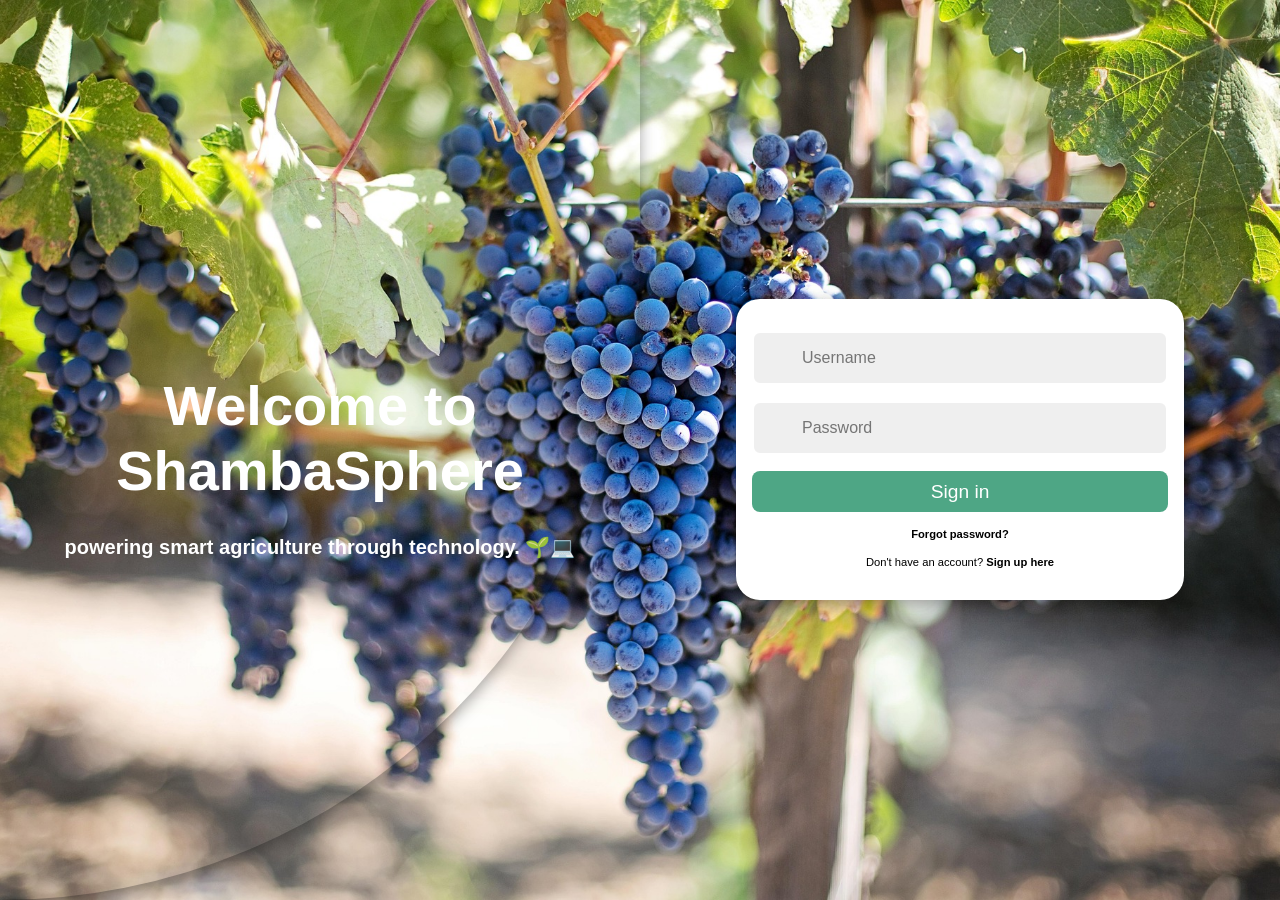
<file: index.html>
<!DOCTYPE html>
<html lang="en">
<head>
    <meta charset="UTF-8">
    <meta name="viewport" content="width=device-width, initial-scale=1.0">
<meta charset="UTF-8">

<title>ShambaSphere | Smart Agriculture Platform</title>

<meta name="description" content="ShambaSphere is a modern digital agricultural marketplace connecting farmers, buyers, and institutions through smart technology.">

<meta name="keywords" content="Agriculture, Farmers, Marketplace, AgriTech, ShambaSphere, Digital Farming, Farm Products">

<meta name="author" content="ShambaSphere Team">

<!-- Open Graph (for social media sharing) -->
<meta property="og:title" content="ShambaSphere | Smart Agriculture Platform">
<meta property="og:description" content="Connecting farmers and buyers through technology.">
<meta property="og:type" content="website">
<meta property="og:image" content="logo.png">

<!-- Favicon -->
<link rel="icon" type="image/png" href="favicon.png">

    <title>Register / Login</title>
	<link rel="icon" href="/images/logo1.jpeg" type="image/x-icon">

    <!-- Main CSS -->
    <link rel="stylesheet" href="auth.css">
</head>
<body>
    <!-- <div class="logo">
       
        <img src="/images/logo1.jpeg" alt="shambasphere-logo">
    </div> -->
    </div>

<div id="container" class="container">
		<!-- FORM SECTION -->
		<div class="row">
			<!-- SIGN UP -->
			<div class="col align-items-center flex-col sign-up">
				<div class="form-wrapper align-items-center">
					<div class="form sign-up">
						<div class="input-group">
							<i class='bx bxs-user'></i>
							<input type="text" placeholder="Username">
						</div>
						<div class="input-group">
							<i class='bx bx-mail-send'></i>
							<input type="email" placeholder="Email">
						</div>
                        <div class="input-group">
							<i class='bx bxs-lock-alt'></i>
							<input type="number" placeholder="mobile number">
						</div>
						<div class="input-group">
							<i class='bx bxs-lock-alt'></i>
							<input type="password" placeholder="Password">
						</div>
						<div class="input-group">
							<i class='bx bxs-lock-alt'></i>
							<input type="password" placeholder="Confirm password">
						</div>
                        <div class="input-group"><p>Choose your role</p>
							<select name="" id="" style="width: 100%; padding: 10px; border-radius: 5px; border: 1px solid var(--gray);" >
                                <option value=""></option>
                                <option value="">Farmer</option>
                                <option value="">Buyer</option>
                                <option value="">Agronomist</option>
                                <option value="">Agricultural Extension Officer</option>
                                <option value="">Agricultural Researcher</option>
                                <option value="">Agricultural Consultant</option>




                              
                            </select>
						</div>
						<button>
							Sign up
						</button>
						<p>
							<span>
								Already have an account?
							</span>
							<b onclick="toggle()" class="pointer">
								Sign in here
							</b>
						</p>
					</div>
				</div>
			
			</div>
			<!-- END SIGN UP -->
			<!-- SIGN IN -->
			<div class="col align-items-center flex-col sign-in">
				<div class="form-wrapper align-items-center">
					<div class="form sign-in">
						<div class="input-group">
							<i class='bx bxs-user'></i>
							<input type="text" placeholder="Username">
						</div>
						<div class="input-group">
							<i class='bx bxs-lock-alt'></i>
							<input type="password" placeholder="Password">
						</div>
						<button>
							Sign in
						</button>
						<p>
							<b>
								Forgot password?
							</b>
						</p>
						<p>
							<span>
								Don't have an account?
							</span>
							<b onclick="toggle()" class="pointer">
								Sign up here
							</b>
						</p>
					</div>
				</div>
				<div class="form-wrapper">
		
				</div>
			</div>
			<!-- END SIGN IN -->
		</div>
		<!-- END FORM SECTION -->
		<!-- CONTENT SECTION -->
		<div class="row content-row">
			<!-- SIGN IN CONTENT -->
			<div class="col align-items-center flex-col sign-in" style="color: red;">

                <div class="img-sign-in" >
                       </div>



				<div class="text sign-in">
                   
					<h2>
						Welcome to ShambaSphere 
                    </h2>
                    <p style="font-size: 20px;">powering smart agriculture through technology. 🌱💻</p> 
                    
	
				</div>
				<div class="img sign-in">
                   
				</div>
			</div>
			<!-- END SIGN IN CONTENT -->
			<!-- SIGN UP CONTENT -->
			<div class="col align-items-center flex-col">
				<div class="img sign-up">
				
				</div>
				<div class="text sign-up">
					<h2 style="color: white-space: inherit;font-size: 50px;font-weight: bold; background: rgba(0, 0, 0, 0.384); padding: 10px;">
						Join with us
					</h2>
                    <p style="color:white;font-size: 20px;font-weight: bold; background: rgba(0, 0, 0, 0.384); padding: 10px;">and experience the power of technology in modern agriculture. 🌐🌱</p>
	
				</div>
			</div>
			<!-- END SIGN UP CONTENT -->
		</div>
		<!-- END CONTENT SECTION -->
	</div>

<script src="auth.js"></script>
</body>
</html>
</file>
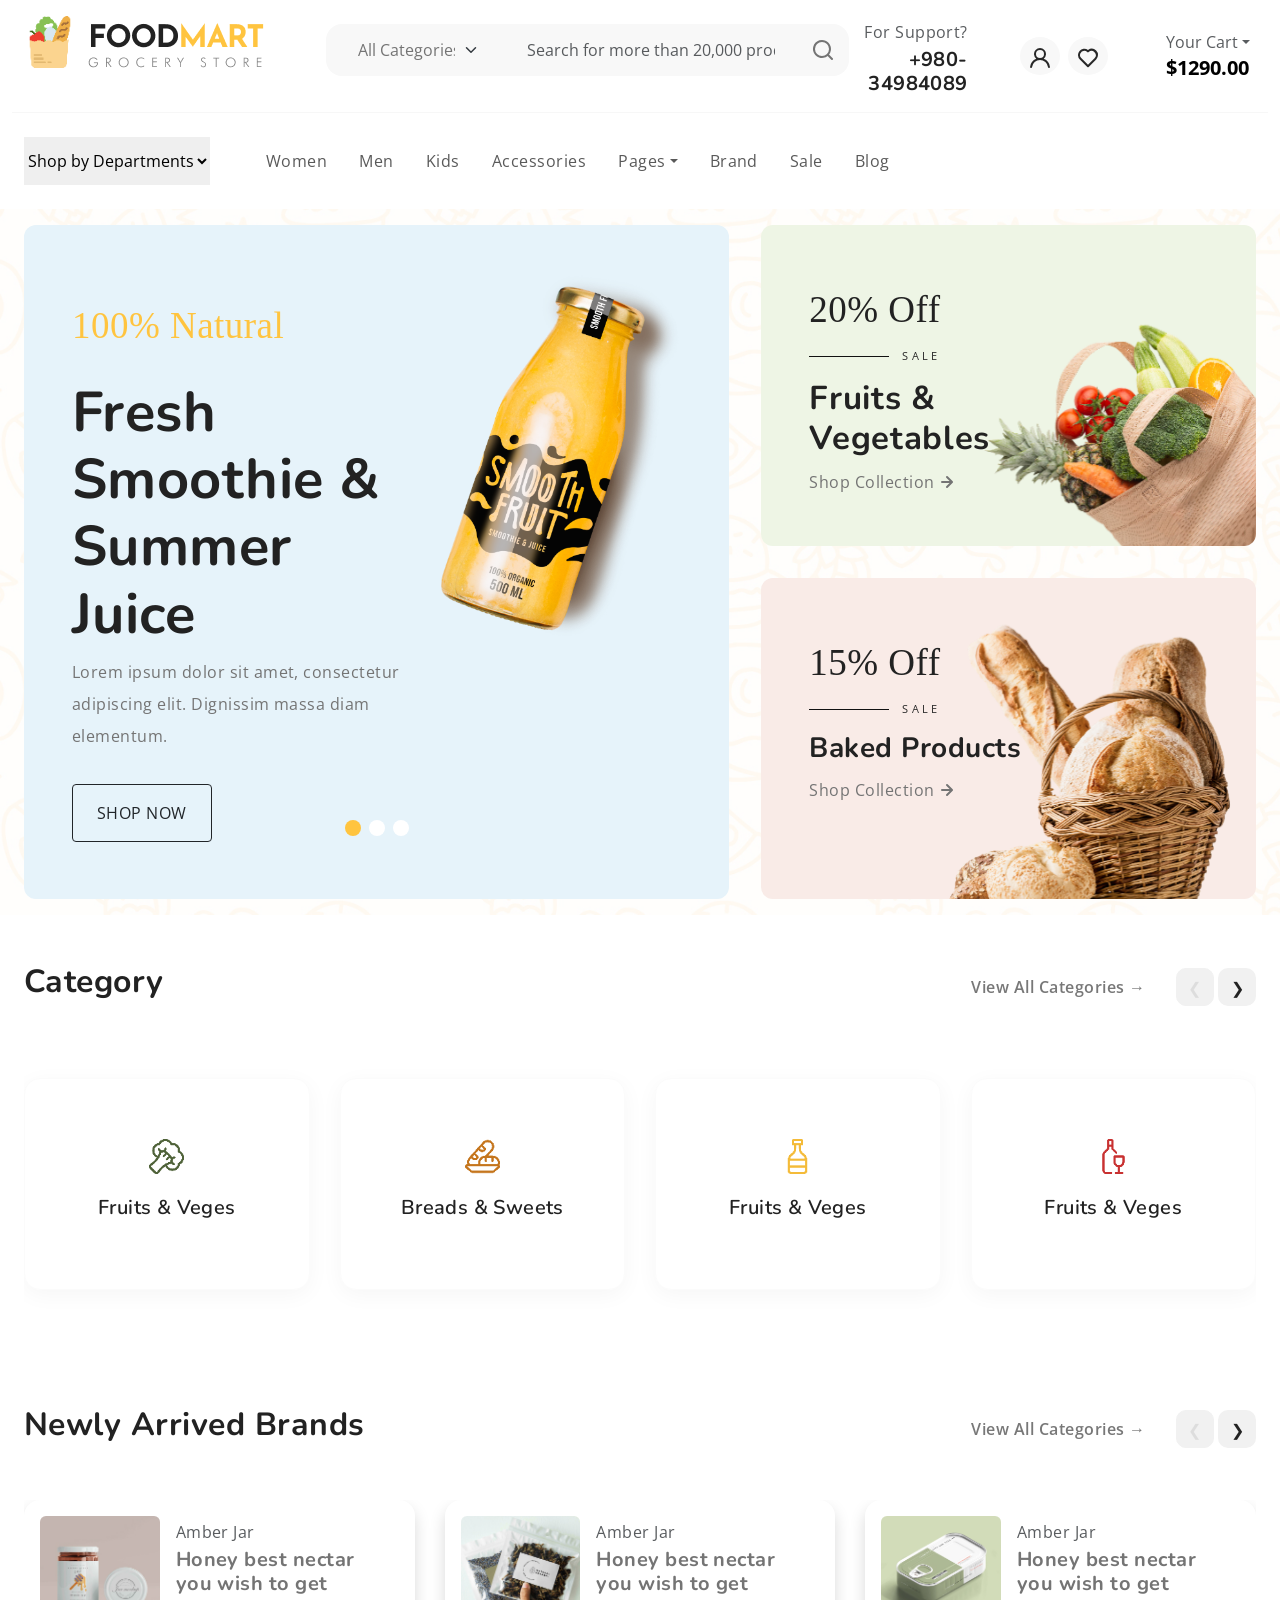
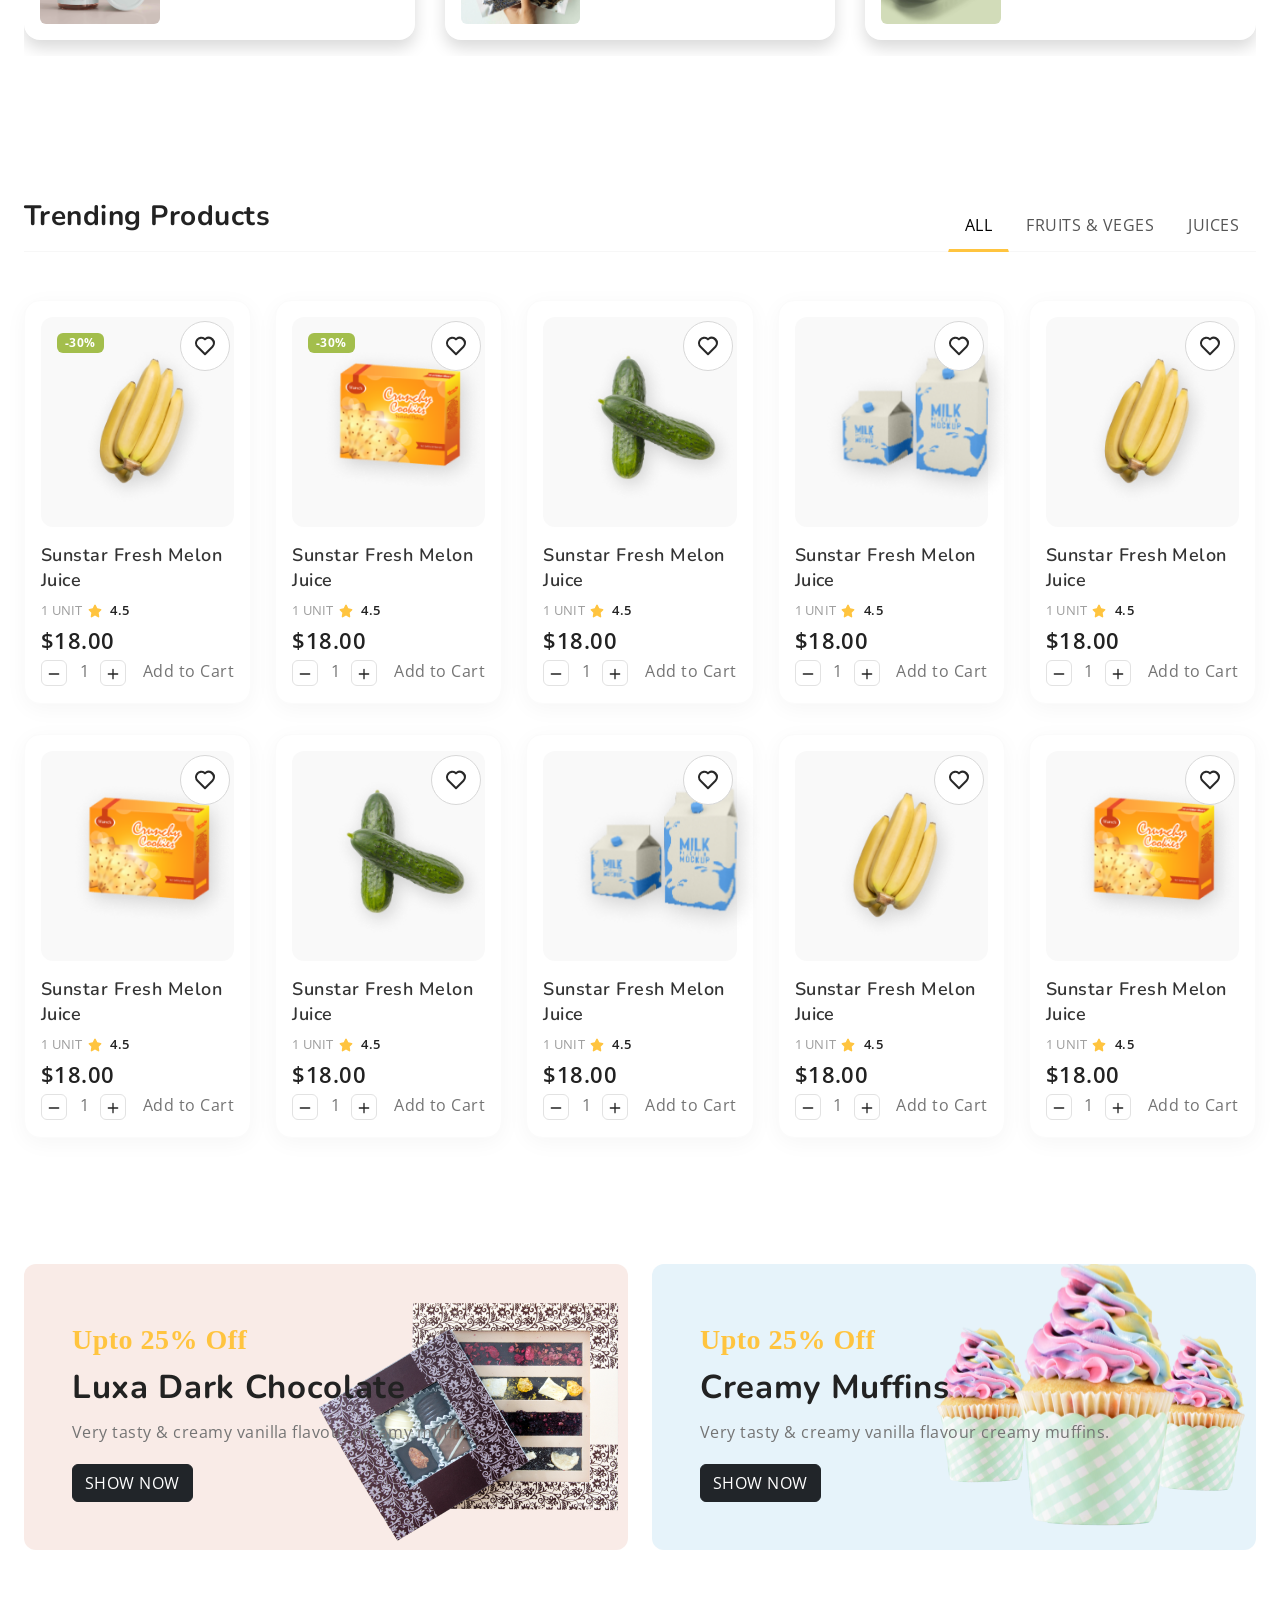
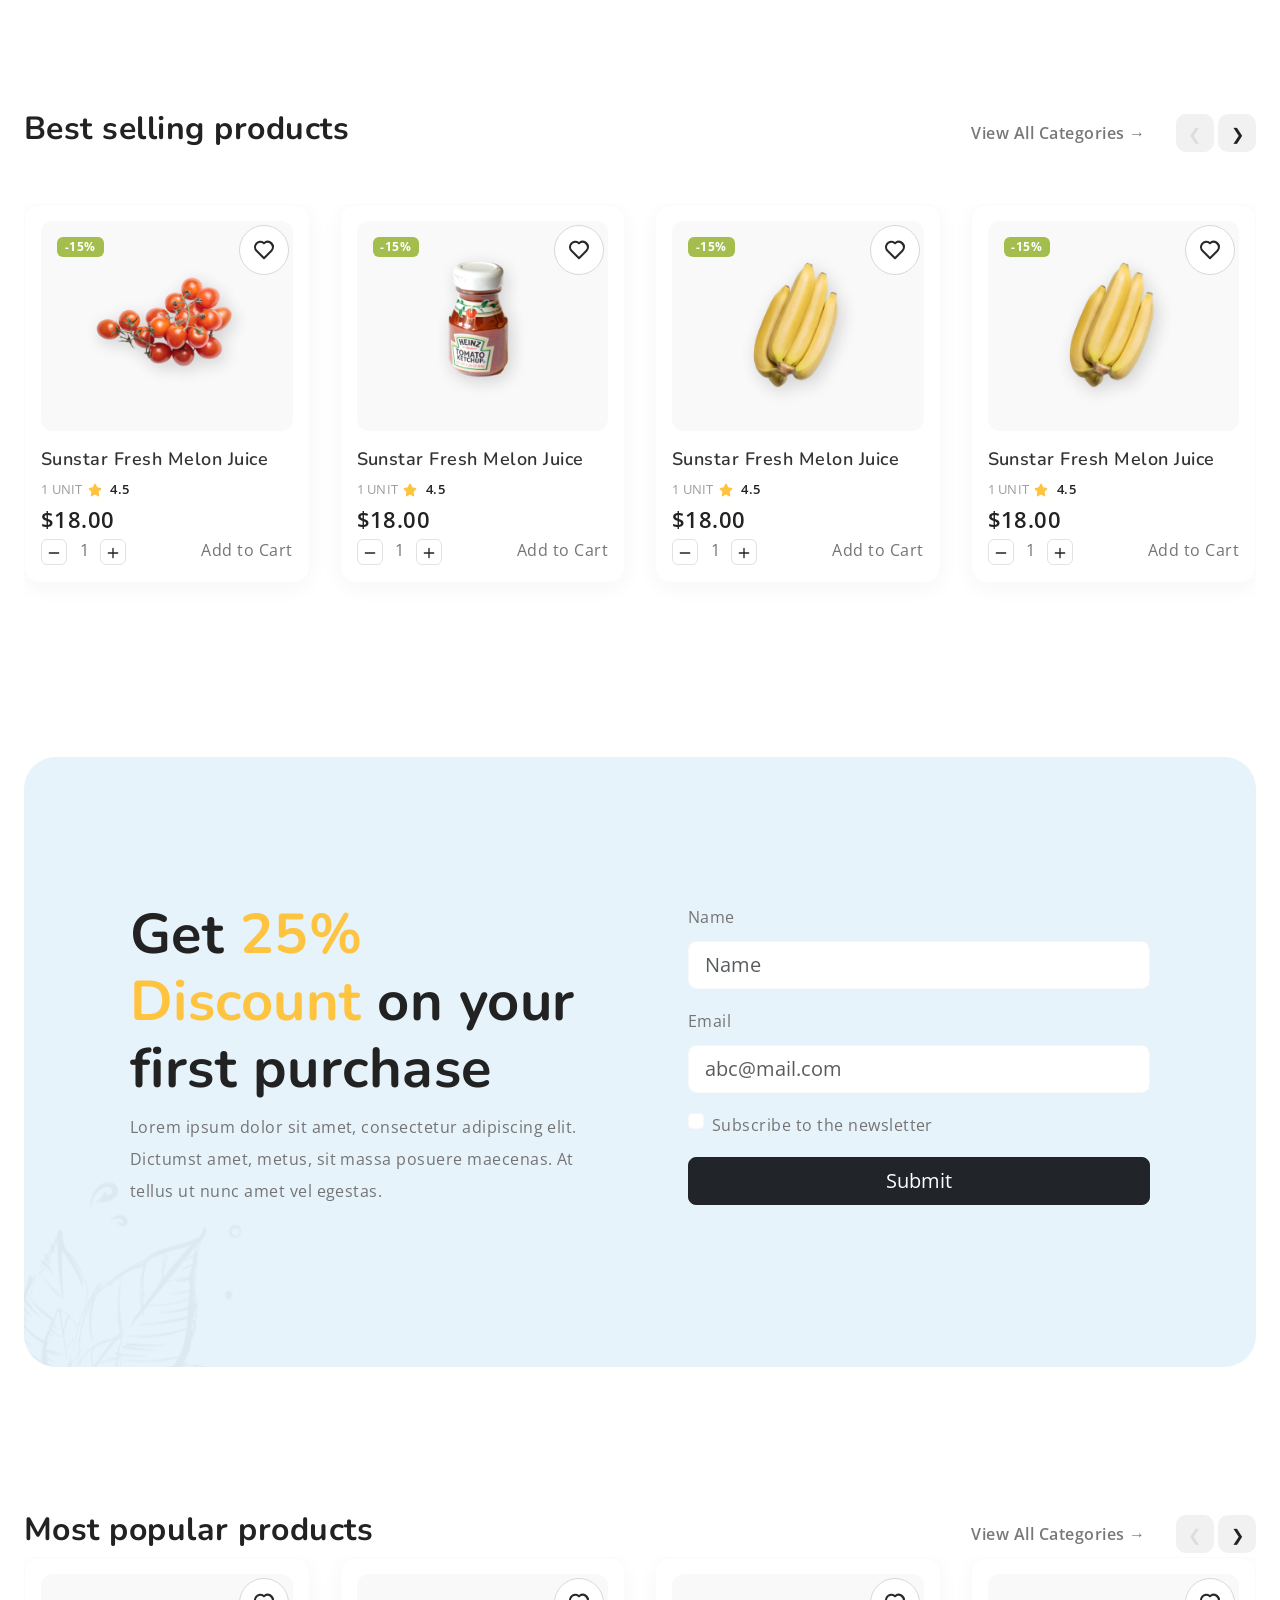
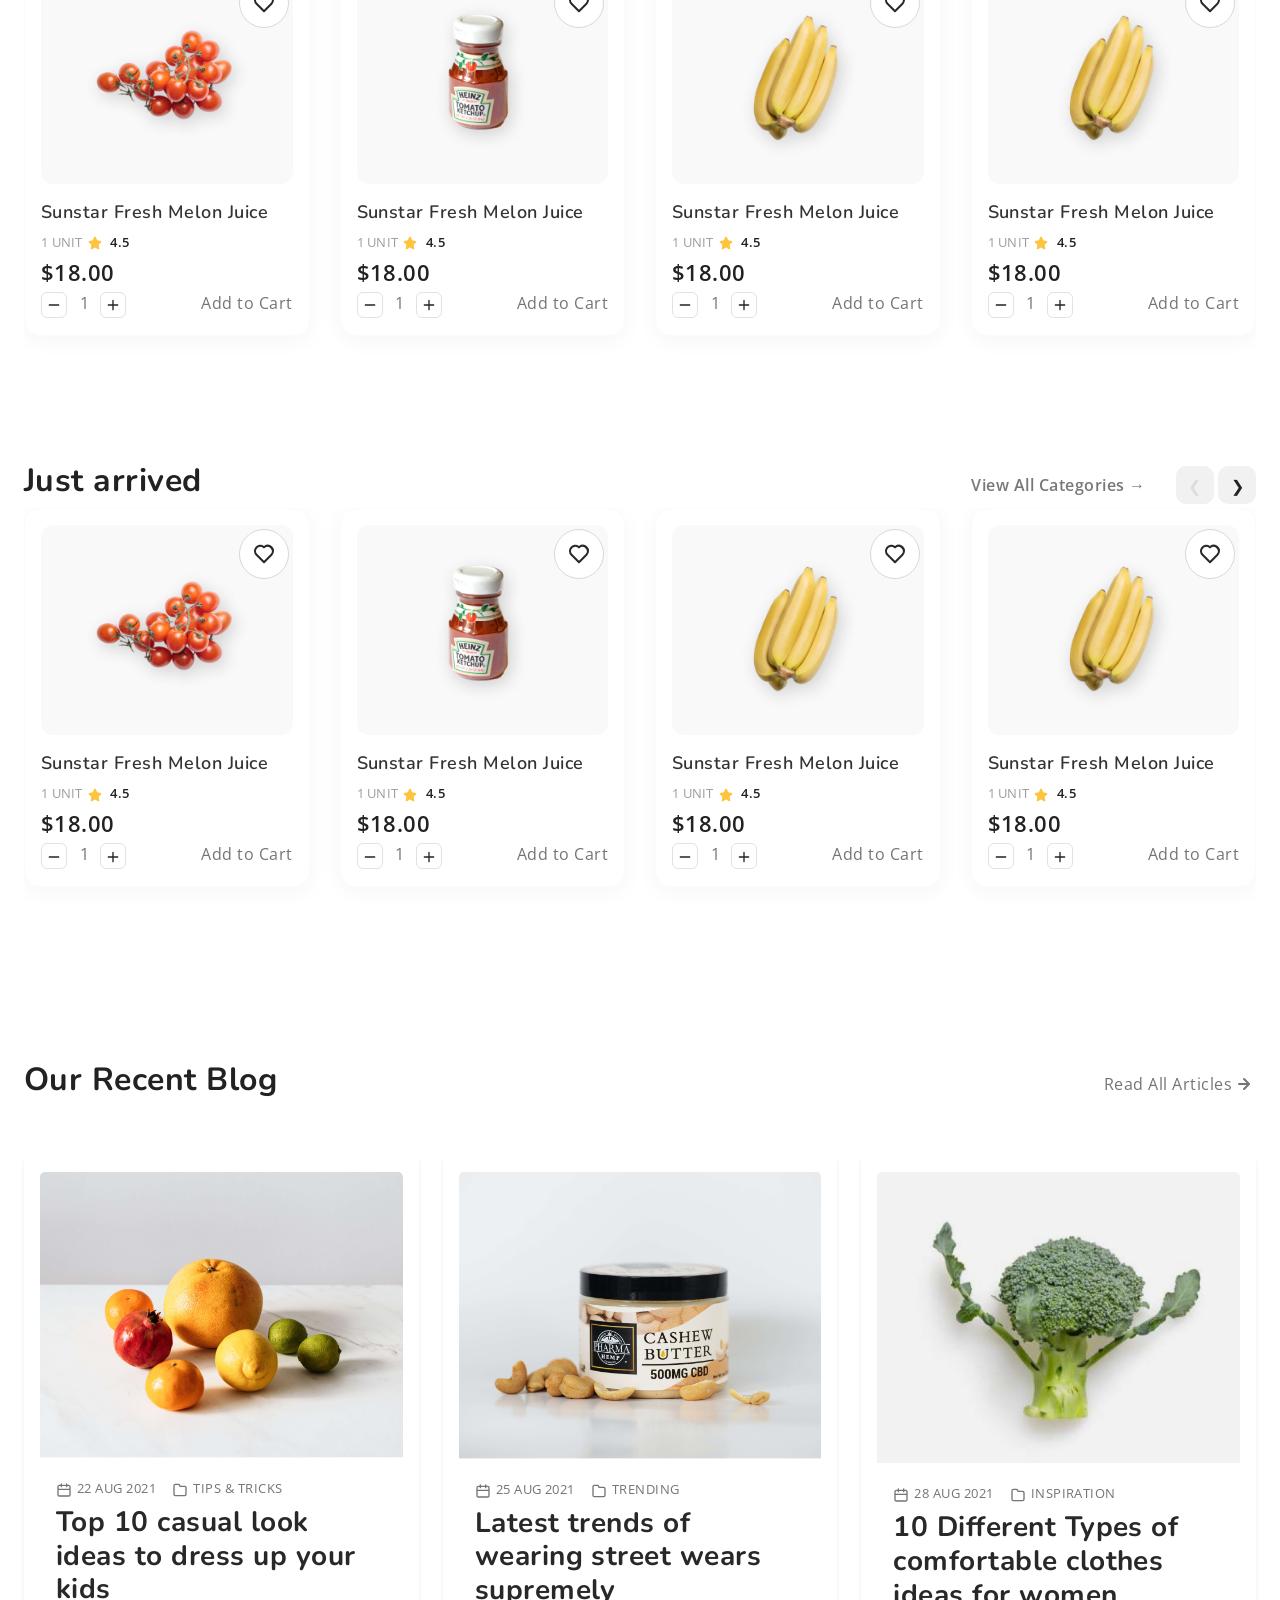
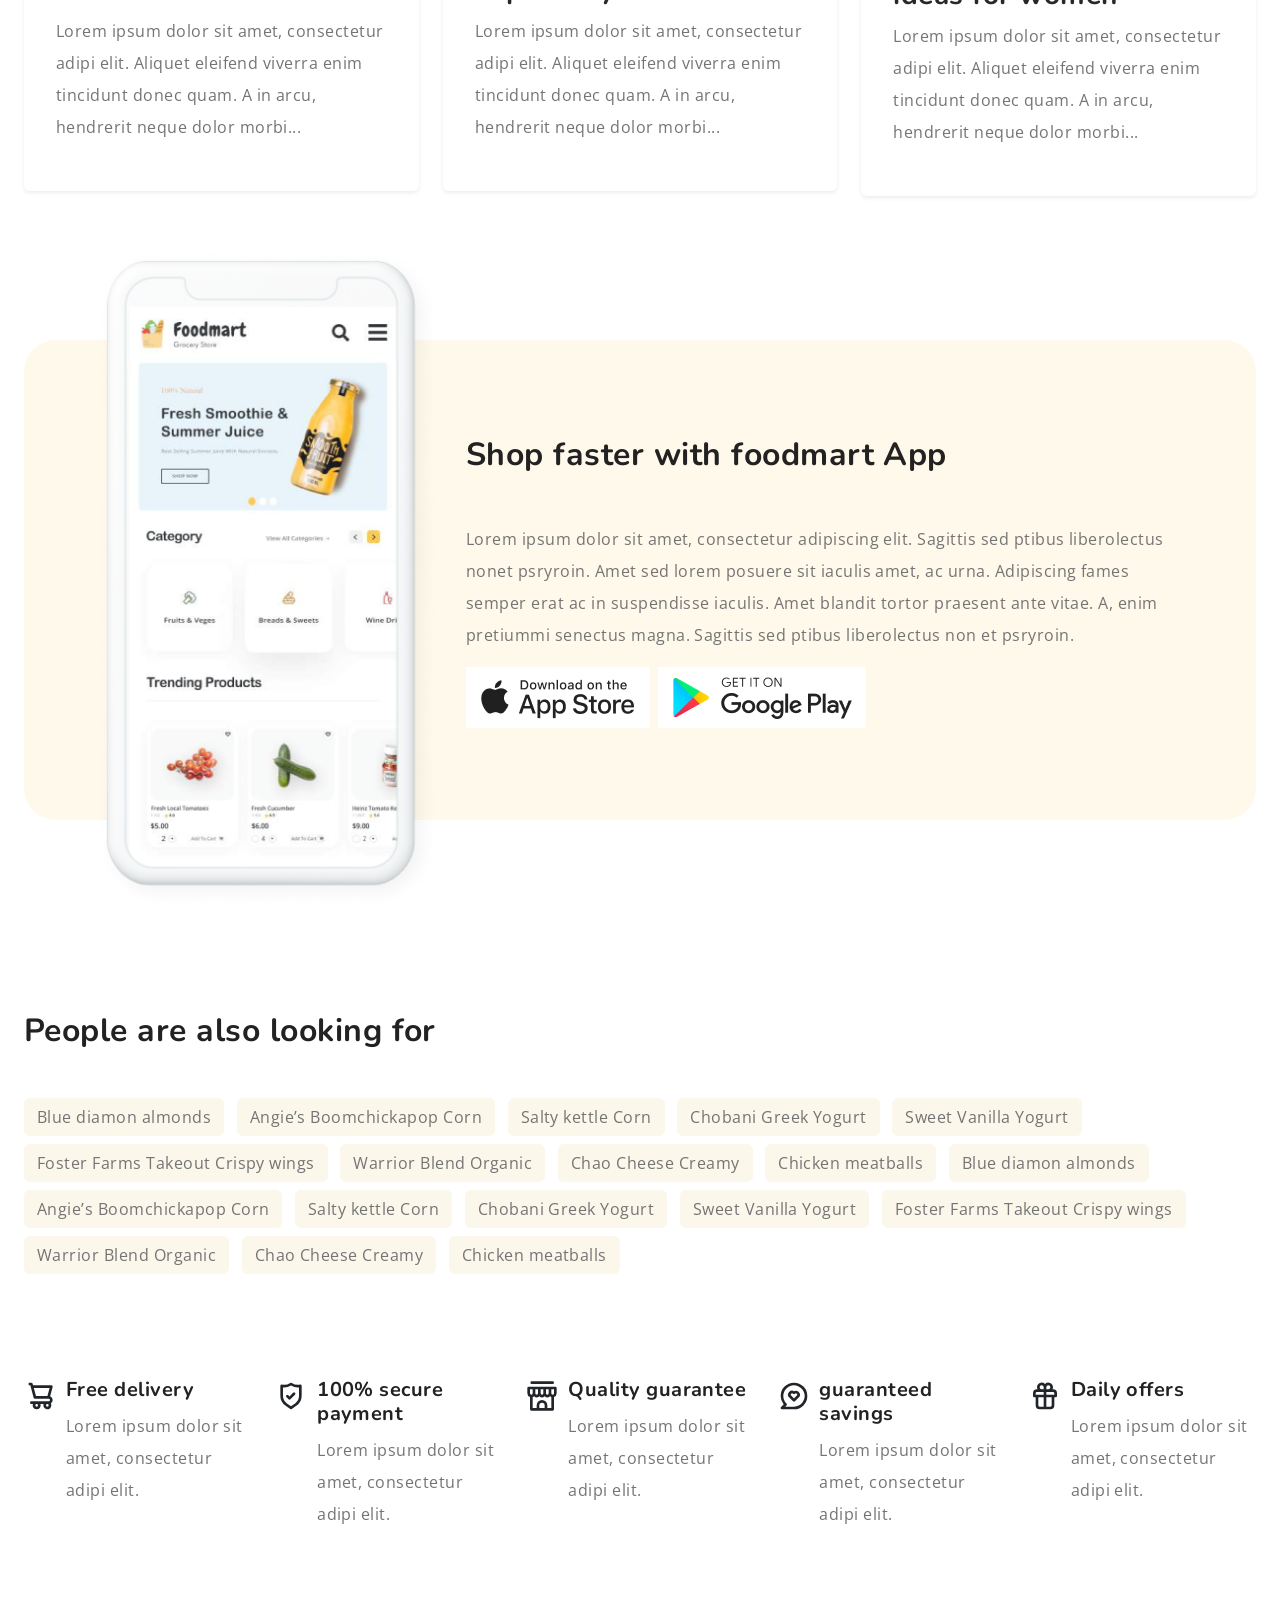
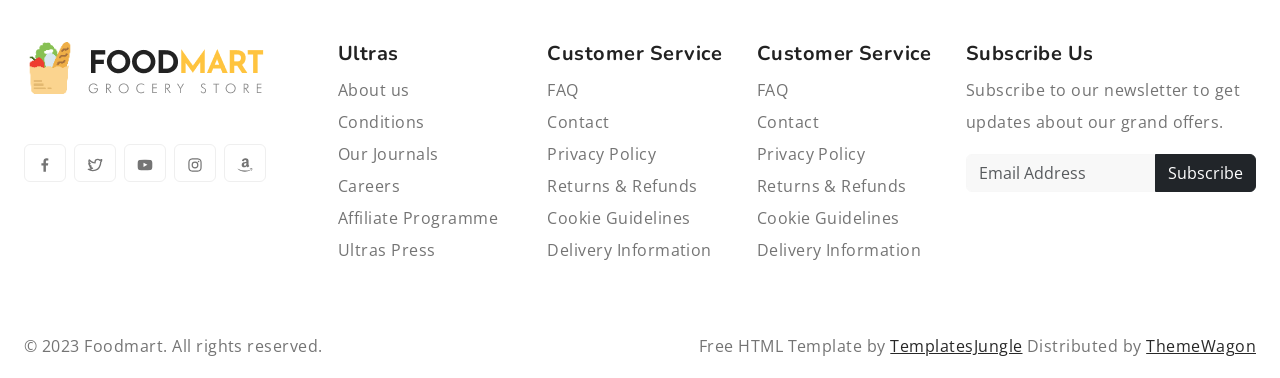
<file: FoodMart-1.0.0/index.html>
<!DOCTYPE html>
<html lang="en">
  <head>
    <title>FoodMart - Free eCommerce Grocery Store HTML Website Template</title>
    <meta charset="utf-8">
    <meta http-equiv="X-UA-Compatible" content="IE=edge">
    <meta name="viewport" content="width=device-width, initial-scale=1.0">
    <meta name="format-detection" content="telephone=no">
    <meta name="apple-mobile-web-app-capable" content="yes">
    <meta name="author" content="">
    <meta name="keywords" content="">
    <meta name="description" content="">

    <link rel="stylesheet" href="https://cdn.jsdelivr.net/npm/swiper@9/swiper-bundle.min.css">
    <link href="https://cdn.jsdelivr.net/npm/bootstrap@5.3.0-alpha3/dist/css/bootstrap.min.css" rel="stylesheet" integrity="sha384-KK94CHFLLe+nY2dmCWGMq91rCGa5gtU4mk92HdvYe+M/SXH301p5ILy+dN9+nJOZ" crossorigin="anonymous">
    <link rel="stylesheet" type="text/css" href="css/vendor.css">
    <link rel="stylesheet" type="text/css" href="style.css">

    <link rel="preconnect" href="https://fonts.googleapis.com">
    <link rel="preconnect" href="https://fonts.gstatic.com" crossorigin>
    <link href="https://fonts.googleapis.com/css2?family=Nunito:wght@400;700&family=Open+Sans:ital,wght@0,400;0,700;1,400;1,700&display=swap" rel="stylesheet">

  </head>
  <body>

    <svg xmlns="http://www.w3.org/2000/svg" style="display: none;">
      <defs>
        <symbol xmlns="http://www.w3.org/2000/svg" id="link" viewBox="0 0 24 24">
          <path fill="currentColor" d="M12 19a1 1 0 1 0-1-1a1 1 0 0 0 1 1Zm5 0a1 1 0 1 0-1-1a1 1 0 0 0 1 1Zm0-4a1 1 0 1 0-1-1a1 1 0 0 0 1 1Zm-5 0a1 1 0 1 0-1-1a1 1 0 0 0 1 1Zm7-12h-1V2a1 1 0 0 0-2 0v1H8V2a1 1 0 0 0-2 0v1H5a3 3 0 0 0-3 3v14a3 3 0 0 0 3 3h14a3 3 0 0 0 3-3V6a3 3 0 0 0-3-3Zm1 17a1 1 0 0 1-1 1H5a1 1 0 0 1-1-1v-9h16Zm0-11H4V6a1 1 0 0 1 1-1h1v1a1 1 0 0 0 2 0V5h8v1a1 1 0 0 0 2 0V5h1a1 1 0 0 1 1 1ZM7 15a1 1 0 1 0-1-1a1 1 0 0 0 1 1Zm0 4a1 1 0 1 0-1-1a1 1 0 0 0 1 1Z"/>
        </symbol>
        <symbol xmlns="http://www.w3.org/2000/svg" id="arrow-right" viewBox="0 0 24 24">
          <path fill="currentColor" d="M17.92 11.62a1 1 0 0 0-.21-.33l-5-5a1 1 0 0 0-1.42 1.42l3.3 3.29H7a1 1 0 0 0 0 2h7.59l-3.3 3.29a1 1 0 0 0 0 1.42a1 1 0 0 0 1.42 0l5-5a1 1 0 0 0 .21-.33a1 1 0 0 0 0-.76Z"/>
        </symbol>
        <symbol xmlns="http://www.w3.org/2000/svg" id="category" viewBox="0 0 24 24">
          <path fill="currentColor" d="M19 5.5h-6.28l-.32-1a3 3 0 0 0-2.84-2H5a3 3 0 0 0-3 3v13a3 3 0 0 0 3 3h14a3 3 0 0 0 3-3v-10a3 3 0 0 0-3-3Zm1 13a1 1 0 0 1-1 1H5a1 1 0 0 1-1-1v-13a1 1 0 0 1 1-1h4.56a1 1 0 0 1 .95.68l.54 1.64a1 1 0 0 0 .95.68h7a1 1 0 0 1 1 1Z"/>
        </symbol>
        <symbol xmlns="http://www.w3.org/2000/svg" id="calendar" viewBox="0 0 24 24">
          <path fill="currentColor" d="M19 4h-2V3a1 1 0 0 0-2 0v1H9V3a1 1 0 0 0-2 0v1H5a3 3 0 0 0-3 3v12a3 3 0 0 0 3 3h14a3 3 0 0 0 3-3V7a3 3 0 0 0-3-3Zm1 15a1 1 0 0 1-1 1H5a1 1 0 0 1-1-1v-7h16Zm0-9H4V7a1 1 0 0 1 1-1h2v1a1 1 0 0 0 2 0V6h6v1a1 1 0 0 0 2 0V6h2a1 1 0 0 1 1 1Z"/>
        </symbol>
        <symbol xmlns="http://www.w3.org/2000/svg" id="heart" viewBox="0 0 24 24">
          <path fill="currentColor" d="M20.16 4.61A6.27 6.27 0 0 0 12 4a6.27 6.27 0 0 0-8.16 9.48l7.45 7.45a1 1 0 0 0 1.42 0l7.45-7.45a6.27 6.27 0 0 0 0-8.87Zm-1.41 7.46L12 18.81l-6.75-6.74a4.28 4.28 0 0 1 3-7.3a4.25 4.25 0 0 1 3 1.25a1 1 0 0 0 1.42 0a4.27 4.27 0 0 1 6 6.05Z"/>
        </symbol>
        <symbol xmlns="http://www.w3.org/2000/svg" id="plus" viewBox="0 0 24 24">
          <path fill="currentColor" d="M19 11h-6V5a1 1 0 0 0-2 0v6H5a1 1 0 0 0 0 2h6v6a1 1 0 0 0 2 0v-6h6a1 1 0 0 0 0-2Z"/>
        </symbol>
        <symbol xmlns="http://www.w3.org/2000/svg" id="minus" viewBox="0 0 24 24">
          <path fill="currentColor" d="M19 11H5a1 1 0 0 0 0 2h14a1 1 0 0 0 0-2Z"/>
        </symbol>
        <symbol xmlns="http://www.w3.org/2000/svg" id="cart" viewBox="0 0 24 24">
          <path fill="currentColor" d="M8.5 19a1.5 1.5 0 1 0 1.5 1.5A1.5 1.5 0 0 0 8.5 19ZM19 16H7a1 1 0 0 1 0-2h8.491a3.013 3.013 0 0 0 2.885-2.176l1.585-5.55A1 1 0 0 0 19 5H6.74a3.007 3.007 0 0 0-2.82-2H3a1 1 0 0 0 0 2h.921a1.005 1.005 0 0 1 .962.725l.155.545v.005l1.641 5.742A3 3 0 0 0 7 18h12a1 1 0 0 0 0-2Zm-1.326-9l-1.22 4.274a1.005 1.005 0 0 1-.963.726H8.754l-.255-.892L7.326 7ZM16.5 19a1.5 1.5 0 1 0 1.5 1.5a1.5 1.5 0 0 0-1.5-1.5Z"/>
        </symbol>
        <symbol xmlns="http://www.w3.org/2000/svg" id="check" viewBox="0 0 24 24">
          <path fill="currentColor" d="M18.71 7.21a1 1 0 0 0-1.42 0l-7.45 7.46l-3.13-3.14A1 1 0 1 0 5.29 13l3.84 3.84a1 1 0 0 0 1.42 0l8.16-8.16a1 1 0 0 0 0-1.47Z"/>
        </symbol>
        <symbol xmlns="http://www.w3.org/2000/svg" id="trash" viewBox="0 0 24 24">
          <path fill="currentColor" d="M10 18a1 1 0 0 0 1-1v-6a1 1 0 0 0-2 0v6a1 1 0 0 0 1 1ZM20 6h-4V5a3 3 0 0 0-3-3h-2a3 3 0 0 0-3 3v1H4a1 1 0 0 0 0 2h1v11a3 3 0 0 0 3 3h8a3 3 0 0 0 3-3V8h1a1 1 0 0 0 0-2ZM10 5a1 1 0 0 1 1-1h2a1 1 0 0 1 1 1v1h-4Zm7 14a1 1 0 0 1-1 1H8a1 1 0 0 1-1-1V8h10Zm-3-1a1 1 0 0 0 1-1v-6a1 1 0 0 0-2 0v6a1 1 0 0 0 1 1Z"/>
        </symbol>
        <symbol xmlns="http://www.w3.org/2000/svg" id="star-outline" viewBox="0 0 15 15">
          <path fill="none" stroke="currentColor" stroke-linecap="round" stroke-linejoin="round" d="M7.5 9.804L5.337 11l.413-2.533L4 6.674l2.418-.37L7.5 4l1.082 2.304l2.418.37l-1.75 1.793L9.663 11L7.5 9.804Z"/>
        </symbol>
        <symbol xmlns="http://www.w3.org/2000/svg" id="star-solid" viewBox="0 0 15 15">
          <path fill="currentColor" d="M7.953 3.788a.5.5 0 0 0-.906 0L6.08 5.85l-2.154.33a.5.5 0 0 0-.283.843l1.574 1.613l-.373 2.284a.5.5 0 0 0 .736.518l1.92-1.063l1.921 1.063a.5.5 0 0 0 .736-.519l-.373-2.283l1.574-1.613a.5.5 0 0 0-.283-.844L8.921 5.85l-.968-2.062Z"/>
        </symbol>
        <symbol xmlns="http://www.w3.org/2000/svg" id="search" viewBox="0 0 24 24">
          <path fill="currentColor" d="M21.71 20.29L18 16.61A9 9 0 1 0 16.61 18l3.68 3.68a1 1 0 0 0 1.42 0a1 1 0 0 0 0-1.39ZM11 18a7 7 0 1 1 7-7a7 7 0 0 1-7 7Z"/>
        </symbol>
        <symbol xmlns="http://www.w3.org/2000/svg" id="user" viewBox="0 0 24 24">
          <path fill="currentColor" d="M15.71 12.71a6 6 0 1 0-7.42 0a10 10 0 0 0-6.22 8.18a1 1 0 0 0 2 .22a8 8 0 0 1 15.9 0a1 1 0 0 0 1 .89h.11a1 1 0 0 0 .88-1.1a10 10 0 0 0-6.25-8.19ZM12 12a4 4 0 1 1 4-4a4 4 0 0 1-4 4Z"/>
        </symbol>
        <symbol xmlns="http://www.w3.org/2000/svg" id="close" viewBox="0 0 15 15">
          <path fill="currentColor" d="M7.953 3.788a.5.5 0 0 0-.906 0L6.08 5.85l-2.154.33a.5.5 0 0 0-.283.843l1.574 1.613l-.373 2.284a.5.5 0 0 0 .736.518l1.92-1.063l1.921 1.063a.5.5 0 0 0 .736-.519l-.373-2.283l1.574-1.613a.5.5 0 0 0-.283-.844L8.921 5.85l-.968-2.062Z"/>
        </symbol>
      </defs>
    </svg>

    <div class="preloader-wrapper">
      <div class="preloader">
      </div>
    </div>

    <div class="offcanvas offcanvas-end" data-bs-scroll="true" tabindex="-1" id="offcanvasCart" aria-labelledby="My Cart">
      <div class="offcanvas-header justify-content-center">
        <button type="button" class="btn-close" data-bs-dismiss="offcanvas" aria-label="Close"></button>
      </div>
      <div class="offcanvas-body">
        <div class="order-md-last">
          <h4 class="d-flex justify-content-between align-items-center mb-3">
            <span class="text-primary">Your cart</span>
            <span class="badge bg-primary rounded-pill">3</span>
          </h4>
          <ul class="list-group mb-3">
            <li class="list-group-item d-flex justify-content-between lh-sm">
              <div>
                <h6 class="my-0">Growers cider</h6>
                <small class="text-body-secondary">Brief description</small>
              </div>
              <span class="text-body-secondary">$12</span>
            </li>
            <li class="list-group-item d-flex justify-content-between lh-sm">
              <div>
                <h6 class="my-0">Fresh grapes</h6>
                <small class="text-body-secondary">Brief description</small>
              </div>
              <span class="text-body-secondary">$8</span>
            </li>
            <li class="list-group-item d-flex justify-content-between lh-sm">
              <div>
                <h6 class="my-0">Heinz tomato ketchup</h6>
                <small class="text-body-secondary">Brief description</small>
              </div>
              <span class="text-body-secondary">$5</span>
            </li>
            <li class="list-group-item d-flex justify-content-between">
              <span>Total (USD)</span>
              <strong>$20</strong>
            </li>
          </ul>
  
          <button class="w-100 btn btn-primary btn-lg" type="submit">Continue to checkout</button>
        </div>
      </div>
    </div>
    
    <div class="offcanvas offcanvas-end" data-bs-scroll="true" tabindex="-1" id="offcanvasSearch" aria-labelledby="Search">
      <div class="offcanvas-header justify-content-center">
        <button type="button" class="btn-close" data-bs-dismiss="offcanvas" aria-label="Close"></button>
      </div>
      <div class="offcanvas-body">
        <div class="order-md-last">
          <h4 class="d-flex justify-content-between align-items-center mb-3">
            <span class="text-primary">Search</span>
          </h4>
          <form role="search" action="index.html" method="get" class="d-flex mt-3 gap-0">
            <input class="form-control rounded-start rounded-0 bg-light" type="email" placeholder="What are you looking for?" aria-label="What are you looking for?">
            <button class="btn btn-dark rounded-end rounded-0" type="submit">Search</button>
          </form>
        </div>
      </div>
    </div>

    <header>
      <div class="container-fluid">
        <div class="row py-3 border-bottom">
          
          <div class="col-sm-4 col-lg-3 text-center text-sm-start">
            <div class="main-logo">
              <a href="index.html">
                <img src="images/logo.png" alt="logo" class="img-fluid">
              </a>
            </div>
          </div>
          
          <div class="col-sm-6 offset-sm-2 offset-md-0 col-lg-5 d-none d-lg-block">
            <div class="search-bar row bg-light p-2 my-2 rounded-4">
              <div class="col-md-4 d-none d-md-block">
                <select class="form-select border-0 bg-transparent">
                  <option>All Categories</option>
                  <option>Groceries</option>
                  <option>Drinks</option>
                  <option>Chocolates</option>
                </select>
              </div>
              <div class="col-11 col-md-7">
                <form id="search-form" class="text-center" action="index.html" method="post">
                  <input type="text" class="form-control border-0 bg-transparent" placeholder="Search for more than 20,000 products" />
                </form>
              </div>
              <div class="col-1">
                <svg xmlns="http://www.w3.org/2000/svg" width="24" height="24" viewBox="0 0 24 24"><path fill="currentColor" d="M21.71 20.29L18 16.61A9 9 0 1 0 16.61 18l3.68 3.68a1 1 0 0 0 1.42 0a1 1 0 0 0 0-1.39ZM11 18a7 7 0 1 1 7-7a7 7 0 0 1-7 7Z"/></svg>
              </div>
            </div>
          </div>
          
          <div class="col-sm-8 col-lg-4 d-flex justify-content-end gap-5 align-items-center mt-4 mt-sm-0 justify-content-center justify-content-sm-end">
            <div class="support-box text-end d-none d-xl-block">
              <span class="fs-6 text-muted">For Support?</span>
              <h5 class="mb-0">+980-34984089</h5>
            </div>

            <ul class="d-flex justify-content-end list-unstyled m-0">
              <li>
                <a href="#" class="rounded-circle bg-light p-2 mx-1">
                  <svg width="24" height="24" viewBox="0 0 24 24"><use xlink:href="#user"></use></svg>
                </a>
              </li>
              <li>
                <a href="#" class="rounded-circle bg-light p-2 mx-1">
                  <svg width="24" height="24" viewBox="0 0 24 24"><use xlink:href="#heart"></use></svg>
                </a>
              </li>
              <li class="d-lg-none">
                <a href="#" class="rounded-circle bg-light p-2 mx-1" data-bs-toggle="offcanvas" data-bs-target="#offcanvasCart" aria-controls="offcanvasCart">
                  <svg width="24" height="24" viewBox="0 0 24 24"><use xlink:href="#cart"></use></svg>
                </a>
              </li>
              <li class="d-lg-none">
                <a href="#" class="rounded-circle bg-light p-2 mx-1" data-bs-toggle="offcanvas" data-bs-target="#offcanvasSearch" aria-controls="offcanvasSearch">
                  <svg width="24" height="24" viewBox="0 0 24 24"><use xlink:href="#search"></use></svg>
                </a>
              </li>
            </ul>

            <div class="cart text-end d-none d-lg-block dropdown">
              <button class="border-0 bg-transparent d-flex flex-column gap-2 lh-1" type="button" data-bs-toggle="offcanvas" data-bs-target="#offcanvasCart" aria-controls="offcanvasCart">
                <span class="fs-6 text-muted dropdown-toggle">Your Cart</span>
                <span class="cart-total fs-5 fw-bold">$1290.00</span>
              </button>
            </div>
          </div>

        </div>
      </div>
      <div class="container-fluid">
        <div class="row py-3">
          <div class="d-flex  justify-content-center justify-content-sm-between align-items-center">
            <nav class="main-menu d-flex navbar navbar-expand-lg">

              <button class="navbar-toggler" type="button" data-bs-toggle="offcanvas" data-bs-target="#offcanvasNavbar"
                aria-controls="offcanvasNavbar">
                <span class="navbar-toggler-icon"></span>
              </button>

              <div class="offcanvas offcanvas-end" tabindex="-1" id="offcanvasNavbar" aria-labelledby="offcanvasNavbarLabel">

                <div class="offcanvas-header justify-content-center">
                  <button type="button" class="btn-close" data-bs-dismiss="offcanvas" aria-label="Close"></button>
                </div>

                <div class="offcanvas-body">
              
                  <select class="filter-categories border-0 mb-0 me-5">
                    <option>Shop by Departments</option>
                    <option>Groceries</option>
                    <option>Drinks</option>
                    <option>Chocolates</option>
                  </select>
              
                  <ul class="navbar-nav justify-content-end menu-list list-unstyled d-flex gap-md-3 mb-0">
                    <li class="nav-item active">
                      <a href="#women" class="nav-link">Women</a>
                    </li>
                    <li class="nav-item dropdown">
                      <a href="#men" class="nav-link">Men</a>
                    </li>
                    <li class="nav-item">
                      <a href="#kids" class="nav-link">Kids</a>
                    </li>
                    <li class="nav-item">
                      <a href="#accessories" class="nav-link">Accessories</a>
                    </li>
                    <li class="nav-item dropdown">
                      <a class="nav-link dropdown-toggle" role="button" id="pages" data-bs-toggle="dropdown" aria-expanded="false">Pages</a>
                      <ul class="dropdown-menu" aria-labelledby="pages">
                        <li><a href="index.html" class="dropdown-item">About Us </a></li>
                        <li><a href="index.html" class="dropdown-item">Shop </a></li>
                        <li><a href="index.html" class="dropdown-item">Single Product </a></li>
                        <li><a href="index.html" class="dropdown-item">Cart </a></li>
                        <li><a href="index.html" class="dropdown-item">Checkout </a></li>
                        <li><a href="index.html" class="dropdown-item">Blog </a></li>
                        <li><a href="index.html" class="dropdown-item">Single Post </a></li>
                        <li><a href="index.html" class="dropdown-item">Styles </a></li>
                        <li><a href="index.html" class="dropdown-item">Contact </a></li>
                        <li><a href="index.html" class="dropdown-item">Thank You </a></li>
                        <li><a href="index.html" class="dropdown-item">My Account </a></li>
                        <li><a href="index.html" class="dropdown-item">404 Error </a></li>
                      </ul>
                    </li>
                    <li class="nav-item">
                      <a href="#brand" class="nav-link">Brand</a>
                    </li>
                    <li class="nav-item">
                      <a href="#sale" class="nav-link">Sale</a>
                    </li>
                    <li class="nav-item">
                      <a href="#blog" class="nav-link">Blog</a>
                    </li>
                  </ul>
                
                </div>

              </div>
          </div>
        </div>
      </div>
    </header>
    
    <section class="py-3" style="background-image: url('images/background-pattern.jpg');background-repeat: no-repeat;background-size: cover;">
      <div class="container-fluid">
        <div class="row">
          <div class="col-md-12">

            <div class="banner-blocks">
            
              <div class="banner-ad large bg-info block-1">

                <div class="swiper main-swiper">
                  <div class="swiper-wrapper">
                    
                    <div class="swiper-slide">
                      <div class="row banner-content p-5">
                        <div class="content-wrapper col-md-7">
                          <div class="categories my-3">100% natural</div>
                          <h3 class="display-4">Fresh Smoothie & Summer Juice</h3>
                          <p>Lorem ipsum dolor sit amet, consectetur adipiscing elit. Dignissim massa diam elementum.</p>
                          <a href="#" class="btn btn-outline-dark btn-lg text-uppercase fs-6 rounded-1 px-4 py-3 mt-3">Shop Now</a>
                        </div>
                        <div class="img-wrapper col-md-5">
                          <img src="images/product-thumb-1.png" class="img-fluid">
                        </div>
                      </div>
                    </div>
                    
                    <div class="swiper-slide">
                      <div class="row banner-content p-5">
                        <div class="content-wrapper col-md-7">
                          <div class="categories mb-3 pb-3">100% natural</div>
                          <h3 class="banner-title">Fresh Smoothie & Summer Juice</h3>
                          <p>Lorem ipsum dolor sit amet, consectetur adipiscing elit. Dignissim massa diam elementum.</p>
                          <a href="#" class="btn btn-outline-dark btn-lg text-uppercase fs-6 rounded-1">Shop Collection</a>
                        </div>
                        <div class="img-wrapper col-md-5">
                          <img src="images/product-thumb-1.png" class="img-fluid">
                        </div>
                      </div>
                    </div>
                    
                    <div class="swiper-slide">
                      <div class="row banner-content p-5">
                        <div class="content-wrapper col-md-7">
                          <div class="categories mb-3 pb-3">100% natural</div>
                          <h3 class="banner-title">Heinz Tomato Ketchup</h3>
                          <p>Lorem ipsum dolor sit amet, consectetur adipiscing elit. Dignissim massa diam elementum.</p>
                          <a href="#" class="btn btn-outline-dark btn-lg text-uppercase fs-6 rounded-1">Shop Collection</a>
                        </div>
                        <div class="img-wrapper col-md-5">
                          <img src="images/product-thumb-2.png" class="img-fluid">
                        </div>
                      </div>
                    </div>
                  </div>
                  
                  <div class="swiper-pagination"></div>

                </div>
              </div>
              
              <div class="banner-ad bg-success-subtle block-2" style="background:url('images/ad-image-1.png') no-repeat;background-position: right bottom">
                <div class="row banner-content p-5">

                  <div class="content-wrapper col-md-7">
                    <div class="categories sale mb-3 pb-3">20% off</div>
                    <h3 class="banner-title">Fruits & Vegetables</h3>
                    <a href="#" class="d-flex align-items-center nav-link">Shop Collection <svg width="24" height="24"><use xlink:href="#arrow-right"></use></svg></a>
                  </div>

                </div>
              </div>

              <div class="banner-ad bg-danger block-3" style="background:url('images/ad-image-2.png') no-repeat;background-position: right bottom">
                <div class="row banner-content p-5">

                  <div class="content-wrapper col-md-7">
                    <div class="categories sale mb-3 pb-3">15% off</div>
                    <h3 class="item-title">Baked Products</h3>
                    <a href="#" class="d-flex align-items-center nav-link">Shop Collection <svg width="24" height="24"><use xlink:href="#arrow-right"></use></svg></a>
                  </div>

                </div>
              </div>

            </div>
            <!-- / Banner Blocks -->
              
          </div>
        </div>
      </div>
    </section>

    <section class="py-5 overflow-hidden">
      <div class="container-fluid">
        <div class="row">
          <div class="col-md-12">

            <div class="section-header d-flex flex-wrap justify-content-between mb-5">
              <h2 class="section-title">Category</h2>

              <div class="d-flex align-items-center">
                <a href="#" class="btn-link text-decoration-none">View All Categories →</a>
                <div class="swiper-buttons">
                  <button class="swiper-prev category-carousel-prev btn btn-yellow">❮</button>
                  <button class="swiper-next category-carousel-next btn btn-yellow">❯</button>
                </div>
              </div>
            </div>
            
          </div>
        </div>
        <div class="row">
          <div class="col-md-12">

            <div class="category-carousel swiper">
              <div class="swiper-wrapper">
                <a href="index.html" class="nav-link category-item swiper-slide">
                  <img src="images/icon-vegetables-broccoli.png" alt="Category Thumbnail">
                  <h3 class="category-title">Fruits & Veges</h3>
                </a>
                <a href="index.html" class="nav-link category-item swiper-slide">
                  <img src="images/icon-bread-baguette.png" alt="Category Thumbnail">
                  <h3 class="category-title">Breads & Sweets</h3>
                </a>
                <a href="index.html" class="nav-link category-item swiper-slide">
                  <img src="images/icon-soft-drinks-bottle.png" alt="Category Thumbnail">
                  <h3 class="category-title">Fruits & Veges</h3>
                </a>
                <a href="index.html" class="nav-link category-item swiper-slide">
                  <img src="images/icon-wine-glass-bottle.png" alt="Category Thumbnail">
                  <h3 class="category-title">Fruits & Veges</h3>
                </a>
                <a href="index.html" class="nav-link category-item swiper-slide">
                  <img src="images/icon-animal-products-drumsticks.png" alt="Category Thumbnail">
                  <h3 class="category-title">Fruits & Veges</h3>
                </a>
                <a href="index.html" class="nav-link category-item swiper-slide">
                  <img src="images/icon-bread-herb-flour.png" alt="Category Thumbnail">
                  <h3 class="category-title">Fruits & Veges</h3>
                </a>
                <a href="index.html" class="nav-link category-item swiper-slide">
                  <img src="images/icon-vegetables-broccoli.png" alt="Category Thumbnail">
                  <h3 class="category-title">Fruits & Veges</h3>
                </a>
                <a href="index.html" class="nav-link category-item swiper-slide">
                  <img src="images/icon-vegetables-broccoli.png" alt="Category Thumbnail">
                  <h3 class="category-title">Fruits & Veges</h3>
                </a>
                <a href="index.html" class="nav-link category-item swiper-slide">
                  <img src="images/icon-vegetables-broccoli.png" alt="Category Thumbnail">
                  <h3 class="category-title">Fruits & Veges</h3>
                </a>
                <a href="index.html" class="nav-link category-item swiper-slide">
                  <img src="images/icon-vegetables-broccoli.png" alt="Category Thumbnail">
                  <h3 class="category-title">Fruits & Veges</h3>
                </a>
                <a href="index.html" class="nav-link category-item swiper-slide">
                  <img src="images/icon-vegetables-broccoli.png" alt="Category Thumbnail">
                  <h3 class="category-title">Fruits & Veges</h3>
                </a>
                <a href="index.html" class="nav-link category-item swiper-slide">
                  <img src="images/icon-vegetables-broccoli.png" alt="Category Thumbnail">
                  <h3 class="category-title">Fruits & Veges</h3>
                </a>
                
              </div>
            </div>

          </div>
        </div>
      </div>
    </section>


    <section class="py-5 overflow-hidden">
      <div class="container-fluid">
        <div class="row">
          <div class="col-md-12">

            <div class="section-header d-flex flex-wrap flex-wrap justify-content-between mb-5">
              
              <h2 class="section-title">Newly Arrived Brands</h2>

              <div class="d-flex align-items-center">
                <a href="#" class="btn-link text-decoration-none">View All Categories →</a>
                <div class="swiper-buttons">
                  <button class="swiper-prev brand-carousel-prev btn btn-yellow">❮</button>
                  <button class="swiper-next brand-carousel-next btn btn-yellow">❯</button>
                </div>  
              </div>
            </div>
            
          </div>
        </div>
        <div class="row">
          <div class="col-md-12">

            <div class="brand-carousel swiper">
              <div class="swiper-wrapper">
                
                <div class="swiper-slide">
                  <div class="card mb-3 p-3 rounded-4 shadow border-0">
                    <div class="row g-0">
                      <div class="col-md-4">
                        <img src="images/product-thumb-11.jpg" class="img-fluid rounded" alt="Card title">
                      </div>
                      <div class="col-md-8">
                        <div class="card-body py-0">
                          <p class="text-muted mb-0">Amber Jar</p>
                          <h5 class="card-title">Honey best nectar you wish to get</h5>
                        </div>
                      </div>
                    </div>
                  </div>
                </div>
                <div class="swiper-slide">
                  <div class="card mb-3 p-3 rounded-4 shadow border-0">
                    <div class="row g-0">
                      <div class="col-md-4">
                        <img src="images/product-thumb-12.jpg" class="img-fluid rounded" alt="Card title">
                      </div>
                      <div class="col-md-8">
                        <div class="card-body py-0">
                          <p class="text-muted mb-0">Amber Jar</p>
                          <h5 class="card-title">Honey best nectar you wish to get</h5>
                        </div>
                      </div>
                    </div>
                  </div>
                </div>
                <div class="swiper-slide">
                  <div class="card mb-3 p-3 rounded-4 shadow border-0">
                    <div class="row g-0">
                      <div class="col-md-4">
                        <img src="images/product-thumb-13.jpg" class="img-fluid rounded" alt="Card title">
                      </div>
                      <div class="col-md-8">
                        <div class="card-body py-0">
                          <p class="text-muted mb-0">Amber Jar</p>
                          <h5 class="card-title">Honey best nectar you wish to get</h5>
                        </div>
                      </div>
                    </div>
                  </div>
                </div>
                <div class="swiper-slide">
                  <div class="card mb-3 p-3 rounded-4 shadow border-0">
                    <div class="row g-0">
                      <div class="col-md-4">
                        <img src="images/product-thumb-14.jpg" class="img-fluid rounded" alt="Card title">
                      </div>
                      <div class="col-md-8">
                        <div class="card-body py-0">
                          <p class="text-muted mb-0">Amber Jar</p>
                          <h5 class="card-title">Honey best nectar you wish to get</h5>
                        </div>
                      </div>
                    </div>
                  </div>
                </div>
                <div class="swiper-slide">
                  <div class="card mb-3 p-3 rounded-4 shadow border-0">
                    <div class="row g-0">
                      <div class="col-md-4">
                        <img src="images/product-thumb-11.jpg" class="img-fluid rounded" alt="Card title">
                      </div>
                      <div class="col-md-8">
                        <div class="card-body py-0">
                          <p class="text-muted mb-0">Amber Jar</p>
                          <h5 class="card-title">Honey best nectar you wish to get</h5>
                        </div>
                      </div>
                    </div>
                  </div>
                </div>
                <div class="swiper-slide">
                  <div class="card mb-3 p-3 rounded-4 shadow border-0">
                    <div class="row g-0">
                      <div class="col-md-4">
                        <img src="images/product-thumb-12.jpg" class="img-fluid rounded" alt="Card title">
                      </div>
                      <div class="col-md-8">
                        <div class="card-body py-0">
                          <p class="text-muted mb-0">Amber Jar</p>
                          <h5 class="card-title">Honey best nectar you wish to get</h5>
                        </div>
                      </div>
                    </div>
                  </div>
                </div>
                
              </div>
            </div>

          </div>
        </div>
      </div>
    </section>


    <section class="py-5">
      <div class="container-fluid">
        
        <div class="row">
          <div class="col-md-12">

            <div class="bootstrap-tabs product-tabs">
              <div class="tabs-header d-flex justify-content-between border-bottom my-5">
                <h3>Trending Products</h3>
                <nav>
                  <div class="nav nav-tabs" id="nav-tab" role="tablist">
                    <a href="#" class="nav-link text-uppercase fs-6 active" id="nav-all-tab" data-bs-toggle="tab" data-bs-target="#nav-all">All</a>
                    <a href="#" class="nav-link text-uppercase fs-6" id="nav-fruits-tab" data-bs-toggle="tab" data-bs-target="#nav-fruits">Fruits & Veges</a>
                    <a href="#" class="nav-link text-uppercase fs-6" id="nav-juices-tab" data-bs-toggle="tab" data-bs-target="#nav-juices">Juices</a>
                  </div>
                </nav>
              </div>
              <div class="tab-content" id="nav-tabContent">
                <div class="tab-pane fade show active" id="nav-all" role="tabpanel" aria-labelledby="nav-all-tab">

                  <div class="product-grid row row-cols-1 row-cols-sm-2 row-cols-md-3 row-cols-lg-4 row-cols-xl-5">
                  
                    <div class="col">
                      <div class="product-item">
                        <span class="badge bg-success position-absolute m-3">-30%</span>
                        <a href="#" class="btn-wishlist"><svg width="24" height="24"><use xlink:href="#heart"></use></svg></a>
                        <figure>
                          <a href="index.html" title="Product Title">
                            <img src="images/thumb-bananas.png"  class="tab-image">
                          </a>
                        </figure>
                        <h3>Sunstar Fresh Melon Juice</h3>
                        <span class="qty">1 Unit</span><span class="rating"><svg width="24" height="24" class="text-primary"><use xlink:href="#star-solid"></use></svg> 4.5</span>
                        <span class="price">$18.00</span>
                        <div class="d-flex align-items-center justify-content-between">
                          <div class="input-group product-qty">
                              <span class="input-group-btn">
                                  <button type="button" class="quantity-left-minus btn btn-danger btn-number" data-type="minus">
                                    <svg width="16" height="16"><use xlink:href="#minus"></use></svg>
                                  </button>
                              </span>
                              <input type="text" id="quantity" name="quantity" class="form-control input-number" value="1">
                              <span class="input-group-btn">
                                  <button type="button" class="quantity-right-plus btn btn-success btn-number" data-type="plus">
                                      <svg width="16" height="16"><use xlink:href="#plus"></use></svg>
                                  </button>
                              </span>
                          </div>
                          <a href="#" class="nav-link">Add to Cart <iconify-icon icon="uil:shopping-cart"></a>
                        </div>
                      </div>
                    </div>

                    <div class="col">
                      <div class="product-item">
                        <span class="badge bg-success position-absolute m-3">-30%</span>
                        <a href="#" class="btn-wishlist"><svg width="24" height="24"><use xlink:href="#heart"></use></svg></a>
                        <figure>
                          <a href="index.html" title="Product Title">
                            <img src="images/thumb-biscuits.png"  class="tab-image">
                          </a>
                        </figure>
                        <h3>Sunstar Fresh Melon Juice</h3>
                        <span class="qty">1 Unit</span><span class="rating"><svg width="24" height="24" class="text-primary"><use xlink:href="#star-solid"></use></svg> 4.5</span>
                        <span class="price">$18.00</span>
                        <div class="d-flex align-items-center justify-content-between">
                          <div class="input-group product-qty">
                              <span class="input-group-btn">
                                  <button type="button" class="quantity-left-minus btn btn-danger btn-number" data-type="minus">
                                    <svg width="16" height="16"><use xlink:href="#minus"></use></svg>
                                  </button>
                              </span>
                              <input type="text" id="quantity" name="quantity" class="form-control input-number" value="1">
                              <span class="input-group-btn">
                                  <button type="button" class="quantity-right-plus btn btn-success btn-number" data-type="plus">
                                      <svg width="16" height="16"><use xlink:href="#plus"></use></svg>
                                  </button>
                              </span>
                          </div>
                          <a href="#" class="nav-link">Add to Cart <iconify-icon icon="uil:shopping-cart"></a>
                        </div>
                      </div>
                    </div>

                    <div class="col">
                      <div class="product-item">
                        <a href="#" class="btn-wishlist"><svg width="24" height="24"><use xlink:href="#heart"></use></svg></a>
                        <figure>
                          <a href="index.html" title="Product Title">
                            <img src="images/thumb-cucumber.png"  class="tab-image">
                          </a>
                        </figure>
                        <h3>Sunstar Fresh Melon Juice</h3>
                        <span class="qty">1 Unit</span><span class="rating"><svg width="24" height="24" class="text-primary"><use xlink:href="#star-solid"></use></svg> 4.5</span>
                        <span class="price">$18.00</span>
                        <div class="d-flex align-items-center justify-content-between">
                          <div class="input-group product-qty">
                              <span class="input-group-btn">
                                  <button type="button" class="quantity-left-minus btn btn-danger btn-number" data-type="minus">
                                    <svg width="16" height="16"><use xlink:href="#minus"></use></svg>
                                  </button>
                              </span>
                              <input type="text" id="quantity" name="quantity" class="form-control input-number" value="1">
                              <span class="input-group-btn">
                                  <button type="button" class="quantity-right-plus btn btn-success btn-number" data-type="plus">
                                      <svg width="16" height="16"><use xlink:href="#plus"></use></svg>
                                  </button>
                              </span>
                          </div>
                          <a href="#" class="nav-link">Add to Cart <iconify-icon icon="uil:shopping-cart"></a>
                        </div>
                      </div>
                    </div>

                    <div class="col">
                      <div class="product-item">
                        <a href="#" class="btn-wishlist"><svg width="24" height="24"><use xlink:href="#heart"></use></svg></a>
                        <figure>
                          <a href="index.html" title="Product Title">
                            <img src="images/thumb-milk.png"  class="tab-image">
                          </a>
                        </figure>
                        <h3>Sunstar Fresh Melon Juice</h3>
                        <span class="qty">1 Unit</span><span class="rating"><svg width="24" height="24" class="text-primary"><use xlink:href="#star-solid"></use></svg> 4.5</span>
                        <span class="price">$18.00</span>
                        <div class="d-flex align-items-center justify-content-between">
                          <div class="input-group product-qty">
                              <span class="input-group-btn">
                                  <button type="button" class="quantity-left-minus btn btn-danger btn-number" data-type="minus">
                                    <svg width="16" height="16"><use xlink:href="#minus"></use></svg>
                                  </button>
                              </span>
                              <input type="text" id="quantity" name="quantity" class="form-control input-number" value="1">
                              <span class="input-group-btn">
                                  <button type="button" class="quantity-right-plus btn btn-success btn-number" data-type="plus">
                                      <svg width="16" height="16"><use xlink:href="#plus"></use></svg>
                                  </button>
                              </span>
                          </div>
                          <a href="#" class="nav-link">Add to Cart <iconify-icon icon="uil:shopping-cart"></a>
                        </div>
                      </div>
                    </div>

                    <div class="col">
                      <div class="product-item">
                        <a href="#" class="btn-wishlist"><svg width="24" height="24"><use xlink:href="#heart"></use></svg></a>
                        <figure>
                          <a href="index.html" title="Product Title">
                            <img src="images/thumb-bananas.png"  class="tab-image">
                          </a>
                        </figure>
                        <h3>Sunstar Fresh Melon Juice</h3>
                        <span class="qty">1 Unit</span><span class="rating"><svg width="24" height="24" class="text-primary"><use xlink:href="#star-solid"></use></svg> 4.5</span>
                        <span class="price">$18.00</span>
                        <div class="d-flex align-items-center justify-content-between">
                          <div class="input-group product-qty">
                              <span class="input-group-btn">
                                  <button type="button" class="quantity-left-minus btn btn-danger btn-number" data-type="minus">
                                    <svg width="16" height="16"><use xlink:href="#minus"></use></svg>
                                  </button>
                              </span>
                              <input type="text" id="quantity" name="quantity" class="form-control input-number" value="1">
                              <span class="input-group-btn">
                                  <button type="button" class="quantity-right-plus btn btn-success btn-number" data-type="plus">
                                      <svg width="16" height="16"><use xlink:href="#plus"></use></svg>
                                  </button>
                              </span>
                          </div>
                          <a href="#" class="nav-link">Add to Cart <iconify-icon icon="uil:shopping-cart"></a>
                        </div>
                      </div>
                    </div>

                    <div class="col">
                      <div class="product-item">
                        <a href="#" class="btn-wishlist"><svg width="24" height="24"><use xlink:href="#heart"></use></svg></a>
                        <figure>
                          <a href="index.html" title="Product Title">
                            <img src="images/thumb-biscuits.png"  class="tab-image">
                          </a>
                        </figure>
                        <h3>Sunstar Fresh Melon Juice</h3>
                        <span class="qty">1 Unit</span><span class="rating"><svg width="24" height="24" class="text-primary"><use xlink:href="#star-solid"></use></svg> 4.5</span>
                        <span class="price">$18.00</span>
                        <div class="d-flex align-items-center justify-content-between">
                          <div class="input-group product-qty">
                              <span class="input-group-btn">
                                  <button type="button" class="quantity-left-minus btn btn-danger btn-number" data-type="minus">
                                    <svg width="16" height="16"><use xlink:href="#minus"></use></svg>
                                  </button>
                              </span>
                              <input type="text" id="quantity" name="quantity" class="form-control input-number" value="1">
                              <span class="input-group-btn">
                                  <button type="button" class="quantity-right-plus btn btn-success btn-number" data-type="plus">
                                      <svg width="16" height="16"><use xlink:href="#plus"></use></svg>
                                  </button>
                              </span>
                          </div>
                          <a href="#" class="nav-link">Add to Cart <iconify-icon icon="uil:shopping-cart"></a>
                        </div>
                      </div>
                    </div>

                    <div class="col">
                      <div class="product-item">
                        <a href="#" class="btn-wishlist"><svg width="24" height="24"><use xlink:href="#heart"></use></svg></a>
                        <figure>
                          <a href="index.html" title="Product Title">
                            <img src="images/thumb-cucumber.png"  class="tab-image">
                          </a>
                        </figure>
                        <h3>Sunstar Fresh Melon Juice</h3>
                        <span class="qty">1 Unit</span><span class="rating"><svg width="24" height="24" class="text-primary"><use xlink:href="#star-solid"></use></svg> 4.5</span>
                        <span class="price">$18.00</span>
                        <div class="d-flex align-items-center justify-content-between">
                          <div class="input-group product-qty">
                              <span class="input-group-btn">
                                  <button type="button" class="quantity-left-minus btn btn-danger btn-number" data-type="minus">
                                    <svg width="16" height="16"><use xlink:href="#minus"></use></svg>
                                  </button>
                              </span>
                              <input type="text" id="quantity" name="quantity" class="form-control input-number" value="1">
                              <span class="input-group-btn">
                                  <button type="button" class="quantity-right-plus btn btn-success btn-number" data-type="plus">
                                      <svg width="16" height="16"><use xlink:href="#plus"></use></svg>
                                  </button>
                              </span>
                          </div>
                          <a href="#" class="nav-link">Add to Cart <iconify-icon icon="uil:shopping-cart"></a>
                        </div>
                      </div>
                    </div>

                    <div class="col">
                      <div class="product-item">
                        <a href="#" class="btn-wishlist"><svg width="24" height="24"><use xlink:href="#heart"></use></svg></a>
                        <figure>
                          <a href="index.html" title="Product Title">
                            <img src="images/thumb-milk.png"  class="tab-image">
                          </a>
                        </figure>
                        <h3>Sunstar Fresh Melon Juice</h3>
                        <span class="qty">1 Unit</span><span class="rating"><svg width="24" height="24" class="text-primary"><use xlink:href="#star-solid"></use></svg> 4.5</span>
                        <span class="price">$18.00</span>
                        <div class="d-flex align-items-center justify-content-between">
                          <div class="input-group product-qty">
                              <span class="input-group-btn">
                                  <button type="button" class="quantity-left-minus btn btn-danger btn-number" data-type="minus">
                                    <svg width="16" height="16"><use xlink:href="#minus"></use></svg>
                                  </button>
                              </span>
                              <input type="text" id="quantity" name="quantity" class="form-control input-number" value="1">
                              <span class="input-group-btn">
                                  <button type="button" class="quantity-right-plus btn btn-success btn-number" data-type="plus">
                                      <svg width="16" height="16"><use xlink:href="#plus"></use></svg>
                                  </button>
                              </span>
                          </div>
                          <a href="#" class="nav-link">Add to Cart <iconify-icon icon="uil:shopping-cart"></a>
                        </div>
                      </div>
                    </div>

                    <div class="col">
                      <div class="product-item">
                        <a href="#" class="btn-wishlist"><svg width="24" height="24"><use xlink:href="#heart"></use></svg></a>
                        <figure>
                          <a href="index.html" title="Product Title">
                            <img src="images/thumb-bananas.png"  class="tab-image">
                          </a>
                        </figure>
                        <h3>Sunstar Fresh Melon Juice</h3>
                        <span class="qty">1 Unit</span><span class="rating"><svg width="24" height="24" class="text-primary"><use xlink:href="#star-solid"></use></svg> 4.5</span>
                        <span class="price">$18.00</span>
                        <div class="d-flex align-items-center justify-content-between">
                          <div class="input-group product-qty">
                              <span class="input-group-btn">
                                  <button type="button" class="quantity-left-minus btn btn-danger btn-number" data-type="minus">
                                    <svg width="16" height="16"><use xlink:href="#minus"></use></svg>
                                  </button>
                              </span>
                              <input type="text" id="quantity" name="quantity" class="form-control input-number" value="1">
                              <span class="input-group-btn">
                                  <button type="button" class="quantity-right-plus btn btn-success btn-number" data-type="plus">
                                      <svg width="16" height="16"><use xlink:href="#plus"></use></svg>
                                  </button>
                              </span>
                          </div>
                          <a href="#" class="nav-link">Add to Cart <iconify-icon icon="uil:shopping-cart"></a>
                        </div>
                      </div>
                    </div>

                    <div class="col">
                      <div class="product-item">
                        <a href="#" class="btn-wishlist"><svg width="24" height="24"><use xlink:href="#heart"></use></svg></a>
                        <figure>
                          <a href="index.html" title="Product Title">
                            <img src="images/thumb-biscuits.png"  class="tab-image">
                          </a>
                        </figure>
                        <h3>Sunstar Fresh Melon Juice</h3>
                        <span class="qty">1 Unit</span><span class="rating"><svg width="24" height="24" class="text-primary"><use xlink:href="#star-solid"></use></svg> 4.5</span>
                        <span class="price">$18.00</span>
                        <div class="d-flex align-items-center justify-content-between">
                          <div class="input-group product-qty">
                              <span class="input-group-btn">
                                  <button type="button" class="quantity-left-minus btn btn-danger btn-number" data-type="minus">
                                    <svg width="16" height="16"><use xlink:href="#minus"></use></svg>
                                  </button>
                              </span>
                              <input type="text" id="quantity" name="quantity" class="form-control input-number" value="1">
                              <span class="input-group-btn">
                                  <button type="button" class="quantity-right-plus btn btn-success btn-number" data-type="plus">
                                      <svg width="16" height="16"><use xlink:href="#plus"></use></svg>
                                  </button>
                              </span>
                          </div>
                          <a href="#" class="nav-link">Add to Cart <iconify-icon icon="uil:shopping-cart"></a>
                        </div>
                      </div>
                    </div>

                  </div>
                  <!-- / product-grid -->
                  
                </div>

                <div class="tab-pane fade" id="nav-fruits" role="tabpanel" aria-labelledby="nav-fruits-tab">
                  
                  <div class="product-grid row row-cols-1 row-cols-sm-2 row-cols-md-3 row-cols-lg-4 row-cols-xl-5">

                    <div class="col">
                      <div class="product-item">
                        <span class="badge bg-success position-absolute m-3">-30%</span>
                        <a href="#" class="btn-wishlist"><svg width="24" height="24"><use xlink:href="#heart"></use></svg></a>
                        <figure>
                          <a href="index.html" title="Product Title">
                            <img src="images/thumb-cucumber.png"  class="tab-image">
                          </a>
                        </figure>
                        <h3>Sunstar Fresh Melon Juice</h3>
                        <span class="qty">1 Unit</span><span class="rating"><svg width="24" height="24" class="text-primary"><use xlink:href="#star-solid"></use></svg> 4.5</span>
                        <span class="price">$18.00</span>
                        <div class="d-flex align-items-center justify-content-between">
                          <div class="input-group product-qty">
                              <span class="input-group-btn">
                                  <button type="button" class="quantity-left-minus btn btn-danger btn-number" data-type="minus">
                                    <svg width="16" height="16"><use xlink:href="#minus"></use></svg>
                                  </button>
                              </span>
                              <input type="text" id="quantity" name="quantity" class="form-control input-number" value="1">
                              <span class="input-group-btn">
                                  <button type="button" class="quantity-right-plus btn btn-success btn-number" data-type="plus">
                                      <svg width="16" height="16"><use xlink:href="#plus"></use></svg>
                                  </button>
                              </span>
                          </div>
                          <a href="#" class="nav-link">Add to Cart <iconify-icon icon="uil:shopping-cart"></a>
                        </div>
                      </div>
                    </div>

                    <div class="col">
                      <div class="product-item">
                        <span class="badge bg-success position-absolute m-3">-30%</span>
                        <a href="#" class="btn-wishlist"><svg width="24" height="24"><use xlink:href="#heart"></use></svg></a>
                        <figure>
                          <a href="index.html" title="Product Title">
                            <img src="images/thumb-milk.png"  class="tab-image">
                          </a>
                        </figure>
                        <h3>Sunstar Fresh Melon Juice</h3>
                        <span class="qty">1 Unit</span><span class="rating"><svg width="24" height="24" class="text-primary"><use xlink:href="#star-solid"></use></svg> 4.5</span>
                        <span class="price">$18.00</span>
                        <div class="d-flex align-items-center justify-content-between">
                          <div class="input-group product-qty">
                              <span class="input-group-btn">
                                  <button type="button" class="quantity-left-minus btn btn-danger btn-number" data-type="minus">
                                    <svg width="16" height="16"><use xlink:href="#minus"></use></svg>
                                  </button>
                              </span>
                              <input type="text" id="quantity" name="quantity" class="form-control input-number" value="1">
                              <span class="input-group-btn">
                                  <button type="button" class="quantity-right-plus btn btn-success btn-number" data-type="plus">
                                      <svg width="16" height="16"><use xlink:href="#plus"></use></svg>
                                  </button>
                              </span>
                          </div>
                          <a href="#" class="nav-link">Add to Cart <iconify-icon icon="uil:shopping-cart"></a>
                        </div>
                      </div>
                    </div>
                  
                    <div class="col">
                      <div class="product-item">
                        <span class="badge bg-success position-absolute m-3">-30%</span>
                        <a href="#" class="btn-wishlist"><svg width="24" height="24"><use xlink:href="#heart"></use></svg></a>
                        <figure>
                          <a href="index.html" title="Product Title">
                            <img src="images/thumb-orange-juice.png"  class="tab-image">
                          </a>
                        </figure>
                        <h3>Sunstar Fresh Melon Juice</h3>
                        <span class="qty">1 Unit</span><span class="rating"><svg width="24" height="24" class="text-primary"><use xlink:href="#star-solid"></use></svg> 4.5</span>
                        <span class="price">$18.00</span>
                        <div class="d-flex align-items-center justify-content-between">
                          <div class="input-group product-qty">
                              <span class="input-group-btn">
                                  <button type="button" class="quantity-left-minus btn btn-danger btn-number" data-type="minus">
                                    <svg width="16" height="16"><use xlink:href="#minus"></use></svg>
                                  </button>
                              </span>
                              <input type="text" id="quantity" name="quantity" class="form-control input-number" value="1">
                              <span class="input-group-btn">
                                  <button type="button" class="quantity-right-plus btn btn-success btn-number" data-type="plus">
                                      <svg width="16" height="16"><use xlink:href="#plus"></use></svg>
                                  </button>
                              </span>
                          </div>
                          <a href="#" class="nav-link">Add to Cart <iconify-icon icon="uil:shopping-cart"></a>
                        </div>
                      </div>
                    </div>

                    <div class="col">
                      <div class="product-item">
                        <a href="#" class="btn-wishlist"><svg width="24" height="24"><use xlink:href="#heart"></use></svg></a>
                        <figure>
                          <a href="index.html" title="Product Title">
                            <img src="images/thumb-raspberries.png"  class="tab-image">
                          </a>
                        </figure>
                        <h3>Sunstar Fresh Melon Juice</h3>
                        <span class="qty">1 Unit</span><span class="rating"><svg width="24" height="24" class="text-primary"><use xlink:href="#star-solid"></use></svg> 4.5</span>
                        <span class="price">$18.00</span>
                        <div class="d-flex align-items-center justify-content-between">
                          <div class="input-group product-qty">
                              <span class="input-group-btn">
                                  <button type="button" class="quantity-left-minus btn btn-danger btn-number" data-type="minus">
                                    <svg width="16" height="16"><use xlink:href="#minus"></use></svg>
                                  </button>
                              </span>
                              <input type="text" id="quantity" name="quantity" class="form-control input-number" value="1">
                              <span class="input-group-btn">
                                  <button type="button" class="quantity-right-plus btn btn-success btn-number" data-type="plus">
                                      <svg width="16" height="16"><use xlink:href="#plus"></use></svg>
                                  </button>
                              </span>
                          </div>
                          <a href="#" class="nav-link">Add to Cart <iconify-icon icon="uil:shopping-cart"></a>
                        </div>
                      </div>
                    </div>

                    <div class="col">
                      <div class="product-item">
                        <a href="#" class="btn-wishlist"><svg width="24" height="24"><use xlink:href="#heart"></use></svg></a>
                        <figure>
                          <a href="index.html" title="Product Title">
                            <img src="images/thumb-bananas.png"  class="tab-image">
                          </a>
                        </figure>
                        <h3>Sunstar Fresh Melon Juice</h3>
                        <span class="qty">1 Unit</span><span class="rating"><svg width="24" height="24" class="text-primary"><use xlink:href="#star-solid"></use></svg> 4.5</span>
                        <span class="price">$18.00</span>
                        <div class="d-flex align-items-center justify-content-between">
                          <div class="input-group product-qty">
                              <span class="input-group-btn">
                                  <button type="button" class="quantity-left-minus btn btn-danger btn-number" data-type="minus">
                                    <svg width="16" height="16"><use xlink:href="#minus"></use></svg>
                                  </button>
                              </span>
                              <input type="text" id="quantity" name="quantity" class="form-control input-number" value="1">
                              <span class="input-group-btn">
                                  <button type="button" class="quantity-right-plus btn btn-success btn-number" data-type="plus">
                                      <svg width="16" height="16"><use xlink:href="#plus"></use></svg>
                                  </button>
                              </span>
                          </div>
                          <a href="#" class="nav-link">Add to Cart <iconify-icon icon="uil:shopping-cart"></a>
                        </div>
                      </div>
                    </div>

                    <div class="col">
                      <div class="product-item">
                        <a href="#" class="btn-wishlist"><svg width="24" height="24"><use xlink:href="#heart"></use></svg></a>
                        <figure>
                          <a href="index.html" title="Product Title">
                            <img src="images/thumb-bananas.png"  class="tab-image">
                          </a>
                        </figure>
                        <h3>Sunstar Fresh Melon Juice</h3>
                        <span class="qty">1 Unit</span><span class="rating"><svg width="24" height="24" class="text-primary"><use xlink:href="#star-solid"></use></svg> 4.5</span>
                        <span class="price">$18.00</span>
                        <div class="d-flex align-items-center justify-content-between">
                          <div class="input-group product-qty">
                              <span class="input-group-btn">
                                  <button type="button" class="quantity-left-minus btn btn-danger btn-number" data-type="minus">
                                    <svg width="16" height="16"><use xlink:href="#minus"></use></svg>
                                  </button>
                              </span>
                              <input type="text" id="quantity" name="quantity" class="form-control input-number" value="1">
                              <span class="input-group-btn">
                                  <button type="button" class="quantity-right-plus btn btn-success btn-number" data-type="plus">
                                      <svg width="16" height="16"><use xlink:href="#plus"></use></svg>
                                  </button>
                              </span>
                          </div>
                          <a href="#" class="nav-link">Add to Cart <iconify-icon icon="uil:shopping-cart"></a>
                        </div>
                      </div>
                    </div>

                  </div>
                  <!-- / product-grid -->

                </div>
                <div class="tab-pane fade" id="nav-juices" role="tabpanel" aria-labelledby="nav-juices-tab">

                  <div class="product-grid row row-cols-1 row-cols-sm-2 row-cols-md-3 row-cols-lg-4 row-cols-xl-5">

                    <div class="col">
                      <div class="product-item">
                        <a href="#" class="btn-wishlist"><svg width="24" height="24"><use xlink:href="#heart"></use></svg></a>
                        <figure>
                          <a href="index.html" title="Product Title">
                            <img src="images/thumb-cucumber.png"  class="tab-image">
                          </a>
                        </figure>
                        <h3>Sunstar Fresh Melon Juice</h3>
                        <span class="qty">1 Unit</span><span class="rating"><svg width="24" height="24" class="text-primary"><use xlink:href="#star-solid"></use></svg> 4.5</span>
                        <span class="price">$18.00</span>
                        <div class="d-flex align-items-center justify-content-between">
                          <div class="input-group product-qty">
                              <span class="input-group-btn">
                                  <button type="button" class="quantity-left-minus btn btn-danger btn-number" data-type="minus">
                                    <svg width="16" height="16"><use xlink:href="#minus"></use></svg>
                                  </button>
                              </span>
                              <input type="text" id="quantity" name="quantity" class="form-control input-number" value="1">
                              <span class="input-group-btn">
                                  <button type="button" class="quantity-right-plus btn btn-success btn-number" data-type="plus">
                                      <svg width="16" height="16"><use xlink:href="#plus"></use></svg>
                                  </button>
                              </span>
                          </div>
                          <a href="#" class="nav-link">Add to Cart <iconify-icon icon="uil:shopping-cart"></a>
                        </div>
                      </div>
                    </div>

                    <div class="col">
                      <div class="product-item">
                        <a href="#" class="btn-wishlist"><svg width="24" height="24"><use xlink:href="#heart"></use></svg></a>
                        <figure>
                          <a href="index.html" title="Product Title">
                            <img src="images/thumb-milk.png"  class="tab-image">
                          </a>
                        </figure>
                        <h3>Sunstar Fresh Melon Juice</h3>
                        <span class="qty">1 Unit</span><span class="rating"><svg width="24" height="24" class="text-primary"><use xlink:href="#star-solid"></use></svg> 4.5</span>
                        <span class="price">$18.00</span>
                        <div class="d-flex align-items-center justify-content-between">
                          <div class="input-group product-qty">
                              <span class="input-group-btn">
                                  <button type="button" class="quantity-left-minus btn btn-danger btn-number" data-type="minus">
                                    <svg width="16" height="16"><use xlink:href="#minus"></use></svg>
                                  </button>
                              </span>
                              <input type="text" id="quantity" name="quantity" class="form-control input-number" value="1">
                              <span class="input-group-btn">
                                  <button type="button" class="quantity-right-plus btn btn-success btn-number" data-type="plus">
                                      <svg width="16" height="16"><use xlink:href="#plus"></use></svg>
                                  </button>
                              </span>
                          </div>
                          <a href="#" class="nav-link">Add to Cart <iconify-icon icon="uil:shopping-cart"></a>
                        </div>
                      </div>
                    </div>
                  
                    <div class="col">
                      <div class="product-item">
                        <a href="#" class="btn-wishlist"><svg width="24" height="24"><use xlink:href="#heart"></use></svg></a>
                        <figure>
                          <a href="index.html" title="Product Title">
                            <img src="images/thumb-tomatoes.png"  class="tab-image">
                          </a>
                        </figure>
                        <h3>Sunstar Fresh Melon Juice</h3>
                        <span class="qty">1 Unit</span><span class="rating"><svg width="24" height="24" class="text-primary"><use xlink:href="#star-solid"></use></svg> 4.5</span>
                        <span class="price">$18.00</span>
                        <div class="d-flex align-items-center justify-content-between">
                          <div class="input-group product-qty">
                              <span class="input-group-btn">
                                  <button type="button" class="quantity-left-minus btn btn-danger btn-number" data-type="minus">
                                    <svg width="16" height="16"><use xlink:href="#minus"></use></svg>
                                  </button>
                              </span>
                              <input type="text" id="quantity" name="quantity" class="form-control input-number" value="1">
                              <span class="input-group-btn">
                                  <button type="button" class="quantity-right-plus btn btn-success btn-number" data-type="plus">
                                      <svg width="16" height="16"><use xlink:href="#plus"></use></svg>
                                  </button>
                              </span>
                          </div>
                          <a href="#" class="nav-link">Add to Cart <iconify-icon icon="uil:shopping-cart"></a>
                        </div>
                      </div>
                    </div>

                    <div class="col">
                      <div class="product-item">
                        <a href="#" class="btn-wishlist"><svg width="24" height="24"><use xlink:href="#heart"></use></svg></a>
                        <figure>
                          <a href="index.html" title="Product Title">
                            <img src="images/thumb-tomatoketchup.png"  class="tab-image">
                          </a>
                        </figure>
                        <h3>Sunstar Fresh Melon Juice</h3>
                        <span class="qty">1 Unit</span><span class="rating"><svg width="24" height="24" class="text-primary"><use xlink:href="#star-solid"></use></svg> 4.5</span>
                        <span class="price">$18.00</span>
                        <div class="d-flex align-items-center justify-content-between">
                          <div class="input-group product-qty">
                              <span class="input-group-btn">
                                  <button type="button" class="quantity-left-minus btn btn-danger btn-number" data-type="minus">
                                    <svg width="16" height="16"><use xlink:href="#minus"></use></svg>
                                  </button>
                              </span>
                              <input type="text" id="quantity" name="quantity" class="form-control input-number" value="1">
                              <span class="input-group-btn">
                                  <button type="button" class="quantity-right-plus btn btn-success btn-number" data-type="plus">
                                      <svg width="16" height="16"><use xlink:href="#plus"></use></svg>
                                  </button>
                              </span>
                          </div>
                          <a href="#" class="nav-link">Add to Cart <iconify-icon icon="uil:shopping-cart"></a>
                        </div>
                      </div>
                    </div>

                    <div class="col">
                      <div class="product-item">
                        <a href="#" class="btn-wishlist"><svg width="24" height="24"><use xlink:href="#heart"></use></svg></a>
                        <figure>
                          <a href="index.html" title="Product Title">
                            <img src="images/thumb-bananas.png"  class="tab-image">
                          </a>
                        </figure>
                        <h3>Sunstar Fresh Melon Juice</h3>
                        <span class="qty">1 Unit</span><span class="rating"><svg width="24" height="24" class="text-primary"><use xlink:href="#star-solid"></use></svg> 4.5</span>
                        <span class="price">$18.00</span>
                        <div class="d-flex align-items-center justify-content-between">
                          <div class="input-group product-qty">
                              <span class="input-group-btn">
                                  <button type="button" class="quantity-left-minus btn btn-danger btn-number" data-type="minus">
                                    <svg width="16" height="16"><use xlink:href="#minus"></use></svg>
                                  </button>
                              </span>
                              <input type="text" id="quantity" name="quantity" class="form-control input-number" value="1">
                              <span class="input-group-btn">
                                  <button type="button" class="quantity-right-plus btn btn-success btn-number" data-type="plus">
                                      <svg width="16" height="16"><use xlink:href="#plus"></use></svg>
                                  </button>
                              </span>
                          </div>
                          <a href="#" class="nav-link">Add to Cart <iconify-icon icon="uil:shopping-cart"></a>
                        </div>
                      </div>
                    </div>

                    <div class="col">
                      <div class="product-item">
                        <a href="#" class="btn-wishlist"><svg width="24" height="24"><use xlink:href="#heart"></use></svg></a>
                        <figure>
                          <a href="index.html" title="Product Title">
                            <img src="images/thumb-bananas.png"  class="tab-image">
                          </a>
                        </figure>
                        <h3>Sunstar Fresh Melon Juice</h3>
                        <span class="qty">1 Unit</span><span class="rating"><svg width="24" height="24" class="text-primary"><use xlink:href="#star-solid"></use></svg> 4.5</span>
                        <span class="price">$18.00</span>
                        <div class="d-flex align-items-center justify-content-between">
                          <div class="input-group product-qty">
                              <span class="input-group-btn">
                                  <button type="button" class="quantity-left-minus btn btn-danger btn-number" data-type="minus">
                                    <svg width="16" height="16"><use xlink:href="#minus"></use></svg>
                                  </button>
                              </span>
                              <input type="text" id="quantity" name="quantity" class="form-control input-number" value="1">
                              <span class="input-group-btn">
                                  <button type="button" class="quantity-right-plus btn btn-success btn-number" data-type="plus">
                                      <svg width="16" height="16"><use xlink:href="#plus"></use></svg>
                                  </button>
                              </span>
                          </div>
                          <a href="#" class="nav-link">Add to Cart <iconify-icon icon="uil:shopping-cart"></a>
                        </div>
                      </div>
                    </div>

                  </div>
                  <!-- / product-grid -->
                  
                </div>
                
              </div>
            </div>

          </div>
        </div>
      </div>
    </section>

    <section class="py-5">
      <div class="container-fluid">
        <div class="row">
          
          <div class="col-md-6">
            <div class="banner-ad bg-danger mb-3" style="background: url('images/ad-image-3.png');background-repeat: no-repeat;background-position: right bottom;">
              <div class="banner-content p-5">

                <div class="categories text-primary fs-3 fw-bold">Upto 25% Off</div>
                <h3 class="banner-title">Luxa Dark Chocolate</h3>
                <p>Very tasty & creamy vanilla flavour creamy muffins.</p>
                <a href="#" class="btn btn-dark text-uppercase">Show Now</a>

              </div>
            
            </div>
          </div>
          <div class="col-md-6">
            <div class="banner-ad bg-info" style="background: url('images/ad-image-4.png');background-repeat: no-repeat;background-position: right bottom;">
              <div class="banner-content p-5">

                <div class="categories text-primary fs-3 fw-bold">Upto 25% Off</div>
                <h3 class="banner-title">Creamy Muffins</h3>
                <p>Very tasty & creamy vanilla flavour creamy muffins.</p>
                <a href="#" class="btn btn-dark text-uppercase">Show Now</a>

              </div>
            
            </div>
          </div>
             
        </div>
      </div>
    </section>

    <section class="py-5 overflow-hidden">
      <div class="container-fluid">
        <div class="row">
          <div class="col-md-12">

            <div class="section-header d-flex flex-wrap justify-content-between my-5">
              
              <h2 class="section-title">Best selling products</h2>

              <div class="d-flex align-items-center">
                <a href="#" class="btn-link text-decoration-none">View All Categories →</a>
                <div class="swiper-buttons">
                  <button class="swiper-prev products-carousel-prev btn btn-primary">❮</button>
                  <button class="swiper-next products-carousel-next btn btn-primary">❯</button>
                </div>  
              </div>
            </div>
            
          </div>
        </div>
        <div class="row">
          <div class="col-md-12">

            <div class="products-carousel swiper">
              <div class="swiper-wrapper">
                
                <div class="product-item swiper-slide">
                  <span class="badge bg-success position-absolute m-3">-15%</span>
                  <a href="#" class="btn-wishlist"><svg width="24" height="24"><use xlink:href="#heart"></use></svg></a>
                  <figure>
                    <a href="index.html" title="Product Title">
                      <img src="images/thumb-tomatoes.png"  class="tab-image">
                    </a>
                  </figure>
                  <h3>Sunstar Fresh Melon Juice</h3>
                  <span class="qty">1 Unit</span><span class="rating"><svg width="24" height="24" class="text-primary"><use xlink:href="#star-solid"></use></svg> 4.5</span>
                  <span class="price">$18.00</span>
                  <div class="d-flex align-items-center justify-content-between">
                    <div class="input-group product-qty">
                        <span class="input-group-btn">
                            <button type="button" class="quantity-left-minus btn btn-danger btn-number" data-type="minus">
                              <svg width="16" height="16"><use xlink:href="#minus"></use></svg>
                            </button>
                        </span>
                        <input type="text" id="quantity" name="quantity" class="form-control input-number" value="1">
                        <span class="input-group-btn">
                            <button type="button" class="quantity-right-plus btn btn-success btn-number" data-type="plus">
                                <svg width="16" height="16"><use xlink:href="#plus"></use></svg>
                            </button>
                        </span>
                    </div>
                    <a href="#" class="nav-link">Add to Cart <iconify-icon icon="uil:shopping-cart"></a>
                  </div>
                </div>

                <div class="product-item swiper-slide">
                  <span class="badge bg-success position-absolute m-3">-15%</span>
                  <a href="#" class="btn-wishlist"><svg width="24" height="24"><use xlink:href="#heart"></use></svg></a>
                  <figure>
                    <a href="index.html" title="Product Title">
                      <img src="images/thumb-tomatoketchup.png"  class="tab-image">
                    </a>
                  </figure>
                  <h3>Sunstar Fresh Melon Juice</h3>
                  <span class="qty">1 Unit</span><span class="rating"><svg width="24" height="24" class="text-primary"><use xlink:href="#star-solid"></use></svg> 4.5</span>
                  <span class="price">$18.00</span>
                  <div class="d-flex align-items-center justify-content-between">
                    <div class="input-group product-qty">
                        <span class="input-group-btn">
                            <button type="button" class="quantity-left-minus btn btn-danger btn-number" data-type="minus">
                              <svg width="16" height="16"><use xlink:href="#minus"></use></svg>
                            </button>
                        </span>
                        <input type="text" id="quantity" name="quantity" class="form-control input-number" value="1">
                        <span class="input-group-btn">
                            <button type="button" class="quantity-right-plus btn btn-success btn-number" data-type="plus">
                                <svg width="16" height="16"><use xlink:href="#plus"></use></svg>
                            </button>
                        </span>
                    </div>
                    <a href="#" class="nav-link">Add to Cart <iconify-icon icon="uil:shopping-cart"></a>
                  </div>
                </div>

                <div class="product-item swiper-slide">
                  <span class="badge bg-success position-absolute m-3">-15%</span>
                  <a href="#" class="btn-wishlist"><svg width="24" height="24"><use xlink:href="#heart"></use></svg></a>
                  <figure>
                    <a href="index.html" title="Product Title">
                      <img src="images/thumb-bananas.png"  class="tab-image">
                    </a>
                  </figure>
                  <h3>Sunstar Fresh Melon Juice</h3>
                  <span class="qty">1 Unit</span><span class="rating"><svg width="24" height="24" class="text-primary"><use xlink:href="#star-solid"></use></svg> 4.5</span>
                  <span class="price">$18.00</span>
                  <div class="d-flex align-items-center justify-content-between">
                    <div class="input-group product-qty">
                        <span class="input-group-btn">
                            <button type="button" class="quantity-left-minus btn btn-danger btn-number" data-type="minus">
                              <svg width="16" height="16"><use xlink:href="#minus"></use></svg>
                            </button>
                        </span>
                        <input type="text" id="quantity" name="quantity" class="form-control input-number" value="1">
                        <span class="input-group-btn">
                            <button type="button" class="quantity-right-plus btn btn-success btn-number" data-type="plus">
                                <svg width="16" height="16"><use xlink:href="#plus"></use></svg>
                            </button>
                        </span>
                    </div>
                    <a href="#" class="nav-link">Add to Cart <iconify-icon icon="uil:shopping-cart"></a>
                  </div>
                </div>

                <div class="product-item swiper-slide">
                  <span class="badge bg-success position-absolute m-3">-15%</span>
                  <a href="#" class="btn-wishlist"><svg width="24" height="24"><use xlink:href="#heart"></use></svg></a>
                  <figure>
                    <a href="index.html" title="Product Title">
                      <img src="images/thumb-bananas.png"  class="tab-image">
                    </a>
                  </figure>
                  <h3>Sunstar Fresh Melon Juice</h3>
                  <span class="qty">1 Unit</span><span class="rating"><svg width="24" height="24" class="text-primary"><use xlink:href="#star-solid"></use></svg> 4.5</span>
                  <span class="price">$18.00</span>
                  <div class="d-flex align-items-center justify-content-between">
                    <div class="input-group product-qty">
                        <span class="input-group-btn">
                            <button type="button" class="quantity-left-minus btn btn-danger btn-number" data-type="minus">
                              <svg width="16" height="16"><use xlink:href="#minus"></use></svg>
                            </button>
                        </span>
                        <input type="text" id="quantity" name="quantity" class="form-control input-number" value="1">
                        <span class="input-group-btn">
                            <button type="button" class="quantity-right-plus btn btn-success btn-number" data-type="plus">
                                <svg width="16" height="16"><use xlink:href="#plus"></use></svg>
                            </button>
                        </span>
                    </div>
                    <a href="#" class="nav-link">Add to Cart <iconify-icon icon="uil:shopping-cart"></a>
                  </div>
                </div>
                <div class="product-item swiper-slide">
                  <a href="#" class="btn-wishlist"><svg width="24" height="24"><use xlink:href="#heart"></use></svg></a>
                  <figure>
                    <a href="index.html" title="Product Title">
                      <img src="images/thumb-tomatoes.png"  class="tab-image">
                    </a>
                  </figure>
                  <h3>Sunstar Fresh Melon Juice</h3>
                  <span class="qty">1 Unit</span><span class="rating"><svg width="24" height="24" class="text-primary"><use xlink:href="#star-solid"></use></svg> 4.5</span>
                  <span class="price">$18.00</span>
                  <div class="d-flex align-items-center justify-content-between">
                    <div class="input-group product-qty">
                        <span class="input-group-btn">
                            <button type="button" class="quantity-left-minus btn btn-danger btn-number" data-type="minus">
                              <svg width="16" height="16"><use xlink:href="#minus"></use></svg>
                            </button>
                        </span>
                        <input type="text" id="quantity" name="quantity" class="form-control input-number" value="1">
                        <span class="input-group-btn">
                            <button type="button" class="quantity-right-plus btn btn-success btn-number" data-type="plus">
                                <svg width="16" height="16"><use xlink:href="#plus"></use></svg>
                            </button>
                        </span>
                    </div>
                    <a href="#" class="nav-link">Add to Cart <iconify-icon icon="uil:shopping-cart"></a>
                  </div>
                </div>

                <div class="product-item swiper-slide">
                  <a href="#" class="btn-wishlist"><svg width="24" height="24"><use xlink:href="#heart"></use></svg></a>
                  <figure>
                    <a href="index.html" title="Product Title">
                      <img src="images/thumb-tomatoketchup.png"  class="tab-image">
                    </a>
                  </figure>
                  <h3>Sunstar Fresh Melon Juice</h3>
                  <span class="qty">1 Unit</span><span class="rating"><svg width="24" height="24" class="text-primary"><use xlink:href="#star-solid"></use></svg> 4.5</span>
                  <span class="price">$18.00</span>
                  <div class="d-flex align-items-center justify-content-between">
                    <div class="input-group product-qty">
                        <span class="input-group-btn">
                            <button type="button" class="quantity-left-minus btn btn-danger btn-number" data-type="minus">
                              <svg width="16" height="16"><use xlink:href="#minus"></use></svg>
                            </button>
                        </span>
                        <input type="text" id="quantity" name="quantity" class="form-control input-number" value="1">
                        <span class="input-group-btn">
                            <button type="button" class="quantity-right-plus btn btn-success btn-number" data-type="plus">
                                <svg width="16" height="16"><use xlink:href="#plus"></use></svg>
                            </button>
                        </span>
                    </div>
                    <a href="#" class="nav-link">Add to Cart <iconify-icon icon="uil:shopping-cart"></a>
                  </div>
                </div>

                <div class="product-item swiper-slide">
                  <a href="#" class="btn-wishlist"><svg width="24" height="24"><use xlink:href="#heart"></use></svg></a>
                  <figure>
                    <a href="index.html" title="Product Title">
                      <img src="images/thumb-bananas.png"  class="tab-image">
                    </a>
                  </figure>
                  <h3>Sunstar Fresh Melon Juice</h3>
                  <span class="qty">1 Unit</span><span class="rating"><svg width="24" height="24" class="text-primary"><use xlink:href="#star-solid"></use></svg> 4.5</span>
                  <span class="price">$18.00</span>
                  <div class="d-flex align-items-center justify-content-between">
                    <div class="input-group product-qty">
                        <span class="input-group-btn">
                            <button type="button" class="quantity-left-minus btn btn-danger btn-number" data-type="minus">
                              <svg width="16" height="16"><use xlink:href="#minus"></use></svg>
                            </button>
                        </span>
                        <input type="text" id="quantity" name="quantity" class="form-control input-number" value="1">
                        <span class="input-group-btn">
                            <button type="button" class="quantity-right-plus btn btn-success btn-number" data-type="plus">
                                <svg width="16" height="16"><use xlink:href="#plus"></use></svg>
                            </button>
                        </span>
                    </div>
                    <a href="#" class="nav-link">Add to Cart <iconify-icon icon="uil:shopping-cart"></a>
                  </div>
                </div>

                <div class="product-item swiper-slide">
                  <a href="#" class="btn-wishlist"><svg width="24" height="24"><use xlink:href="#heart"></use></svg></a>
                  <figure>
                    <a href="index.html" title="Product Title">
                      <img src="images/thumb-bananas.png"  class="tab-image">
                    </a>
                  </figure>
                  <h3>Sunstar Fresh Melon Juice</h3>
                  <span class="qty">1 Unit</span><span class="rating"><svg width="24" height="24" class="text-primary"><use xlink:href="#star-solid"></use></svg> 4.5</span>
                  <span class="price">$18.00</span>
                  <div class="d-flex align-items-center justify-content-between">
                    <div class="input-group product-qty">
                        <span class="input-group-btn">
                            <button type="button" class="quantity-left-minus btn btn-danger btn-number" data-type="minus">
                              <svg width="16" height="16"><use xlink:href="#minus"></use></svg>
                            </button>
                        </span>
                        <input type="text" id="quantity" name="quantity" class="form-control input-number" value="1">
                        <span class="input-group-btn">
                            <button type="button" class="quantity-right-plus btn btn-success btn-number" data-type="plus">
                                <svg width="16" height="16"><use xlink:href="#plus"></use></svg>
                            </button>
                        </span>
                    </div>
                    <a href="#" class="nav-link">Add to Cart <iconify-icon icon="uil:shopping-cart"></a>
                  </div>
                </div>
                
              </div>
            </div>
            <!-- / products-carousel -->

          </div>
        </div>
      </div>
    </section>

    <section class="py-5">
      <div class="container-fluid">

        <div class="bg-secondary py-5 my-5 rounded-5" style="background: url('images/bg-leaves-img-pattern.png') no-repeat;">
          <div class="container my-5">
            <div class="row">
              <div class="col-md-6 p-5">
                <div class="section-header">
                  <h2 class="section-title display-4">Get <span class="text-primary">25% Discount</span> on your first purchase</h2>
                </div>
                <p>Lorem ipsum dolor sit amet, consectetur adipiscing elit. Dictumst amet, metus, sit massa posuere maecenas. At tellus ut nunc amet vel egestas.</p>
              </div>
              <div class="col-md-6 p-5">
                <form>
                  <div class="mb-3">
                    <label for="name" class="form-label">Name</label>
                    <input type="text"
                      class="form-control form-control-lg" name="name" id="name" placeholder="Name">
                  </div>
                  <div class="mb-3">
                    <label for="" class="form-label">Email</label>
                    <input type="email" class="form-control form-control-lg" name="email" id="email" placeholder="abc@mail.com">
                  </div>
                  <div class="form-check form-check-inline mb-3">
                    <label class="form-check-label" for="subscribe">
                    <input class="form-check-input" type="checkbox" id="subscribe" value="subscribe">
                    Subscribe to the newsletter</label>
                  </div>
                  <div class="d-grid gap-2">
                    <button type="submit" class="btn btn-dark btn-lg">Submit</button>
                  </div>
                </form>
                
              </div>
              
            </div>
            
          </div>
        </div>
        
      </div>
    </section>

    <section class="py-5 overflow-hidden">
      <div class="container-fluid">
        <div class="row">
          <div class="col-md-12">

            <div class="section-header d-flex justify-content-between">
              
              <h2 class="section-title">Most popular products</h2>

              <div class="d-flex align-items-center">
                <a href="#" class="btn-link text-decoration-none">View All Categories →</a>
                <div class="swiper-buttons">
                  <button class="swiper-prev products-carousel-prev btn btn-primary">❮</button>
                  <button class="swiper-next products-carousel-next btn btn-primary">❯</button>
                </div>  
              </div>
            </div>
            
          </div>
        </div>
        <div class="row">
          <div class="col-md-12">

            <div class="products-carousel swiper">
              <div class="swiper-wrapper">
                
                <div class="product-item swiper-slide">
                  <a href="#" class="btn-wishlist"><svg width="24" height="24"><use xlink:href="#heart"></use></svg></a>
                  <figure>
                    <a href="index.html" title="Product Title">
                      <img src="images/thumb-tomatoes.png"  class="tab-image">
                    </a>
                  </figure>
                  <h3>Sunstar Fresh Melon Juice</h3>
                  <span class="qty">1 Unit</span><span class="rating"><svg width="24" height="24" class="text-primary"><use xlink:href="#star-solid"></use></svg> 4.5</span>
                  <span class="price">$18.00</span>
                  <div class="d-flex align-items-center justify-content-between">
                    <div class="input-group product-qty">
                        <span class="input-group-btn">
                            <button type="button" class="quantity-left-minus btn btn-danger btn-number" data-type="minus">
                              <svg width="16" height="16"><use xlink:href="#minus"></use></svg>
                            </button>
                        </span>
                        <input type="text" id="quantity" name="quantity" class="form-control input-number" value="1">
                        <span class="input-group-btn">
                            <button type="button" class="quantity-right-plus btn btn-success btn-number" data-type="plus">
                                <svg width="16" height="16"><use xlink:href="#plus"></use></svg>
                            </button>
                        </span>
                    </div>
                    <a href="#" class="nav-link">Add to Cart <iconify-icon icon="uil:shopping-cart"></a>
                  </div>
                </div>

                <div class="product-item swiper-slide">
                  <a href="#" class="btn-wishlist"><svg width="24" height="24"><use xlink:href="#heart"></use></svg></a>
                  <figure>
                    <a href="index.html" title="Product Title">
                      <img src="images/thumb-tomatoketchup.png"  class="tab-image">
                    </a>
                  </figure>
                  <h3>Sunstar Fresh Melon Juice</h3>
                  <span class="qty">1 Unit</span><span class="rating"><svg width="24" height="24" class="text-primary"><use xlink:href="#star-solid"></use></svg> 4.5</span>
                  <span class="price">$18.00</span>
                  <div class="d-flex align-items-center justify-content-between">
                    <div class="input-group product-qty">
                        <span class="input-group-btn">
                            <button type="button" class="quantity-left-minus btn btn-danger btn-number" data-type="minus">
                              <svg width="16" height="16"><use xlink:href="#minus"></use></svg>
                            </button>
                        </span>
                        <input type="text" id="quantity" name="quantity" class="form-control input-number" value="1">
                        <span class="input-group-btn">
                            <button type="button" class="quantity-right-plus btn btn-success btn-number" data-type="plus">
                                <svg width="16" height="16"><use xlink:href="#plus"></use></svg>
                            </button>
                        </span>
                    </div>
                    <a href="#" class="nav-link">Add to Cart <iconify-icon icon="uil:shopping-cart"></a>
                  </div>
                </div>

                <div class="product-item swiper-slide">
                  <a href="#" class="btn-wishlist"><svg width="24" height="24"><use xlink:href="#heart"></use></svg></a>
                  <figure>
                    <a href="index.html" title="Product Title">
                      <img src="images/thumb-bananas.png"  class="tab-image">
                    </a>
                  </figure>
                  <h3>Sunstar Fresh Melon Juice</h3>
                  <span class="qty">1 Unit</span><span class="rating"><svg width="24" height="24" class="text-primary"><use xlink:href="#star-solid"></use></svg> 4.5</span>
                  <span class="price">$18.00</span>
                  <div class="d-flex align-items-center justify-content-between">
                    <div class="input-group product-qty">
                        <span class="input-group-btn">
                            <button type="button" class="quantity-left-minus btn btn-danger btn-number" data-type="minus">
                              <svg width="16" height="16"><use xlink:href="#minus"></use></svg>
                            </button>
                        </span>
                        <input type="text" id="quantity" name="quantity" class="form-control input-number" value="1">
                        <span class="input-group-btn">
                            <button type="button" class="quantity-right-plus btn btn-success btn-number" data-type="plus">
                                <svg width="16" height="16"><use xlink:href="#plus"></use></svg>
                            </button>
                        </span>
                    </div>
                    <a href="#" class="nav-link">Add to Cart <iconify-icon icon="uil:shopping-cart"></a>
                  </div>
                </div>

                <div class="product-item swiper-slide">
                  <a href="#" class="btn-wishlist"><svg width="24" height="24"><use xlink:href="#heart"></use></svg></a>
                  <figure>
                    <a href="index.html" title="Product Title">
                      <img src="images/thumb-bananas.png"  class="tab-image">
                    </a>
                  </figure>
                  <h3>Sunstar Fresh Melon Juice</h3>
                  <span class="qty">1 Unit</span><span class="rating"><svg width="24" height="24" class="text-primary"><use xlink:href="#star-solid"></use></svg> 4.5</span>
                  <span class="price">$18.00</span>
                  <div class="d-flex align-items-center justify-content-between">
                    <div class="input-group product-qty">
                        <span class="input-group-btn">
                            <button type="button" class="quantity-left-minus btn btn-danger btn-number" data-type="minus">
                              <svg width="16" height="16"><use xlink:href="#minus"></use></svg>
                            </button>
                        </span>
                        <input type="text" id="quantity" name="quantity" class="form-control input-number" value="1">
                        <span class="input-group-btn">
                            <button type="button" class="quantity-right-plus btn btn-success btn-number" data-type="plus">
                                <svg width="16" height="16"><use xlink:href="#plus"></use></svg>
                            </button>
                        </span>
                    </div>
                    <a href="#" class="nav-link">Add to Cart <iconify-icon icon="uil:shopping-cart"></a>
                  </div>
                </div>
                <div class="product-item swiper-slide">
                  <a href="#" class="btn-wishlist"><svg width="24" height="24"><use xlink:href="#heart"></use></svg></a>
                  <figure>
                    <a href="index.html" title="Product Title">
                      <img src="images/thumb-tomatoes.png"  class="tab-image">
                    </a>
                  </figure>
                  <h3>Sunstar Fresh Melon Juice</h3>
                  <span class="qty">1 Unit</span><span class="rating"><svg width="24" height="24" class="text-primary"><use xlink:href="#star-solid"></use></svg> 4.5</span>
                  <span class="price">$18.00</span>
                  <div class="d-flex align-items-center justify-content-between">
                    <div class="input-group product-qty">
                        <span class="input-group-btn">
                            <button type="button" class="quantity-left-minus btn btn-danger btn-number" data-type="minus">
                              <svg width="16" height="16"><use xlink:href="#minus"></use></svg>
                            </button>
                        </span>
                        <input type="text" id="quantity" name="quantity" class="form-control input-number" value="1">
                        <span class="input-group-btn">
                            <button type="button" class="quantity-right-plus btn btn-success btn-number" data-type="plus">
                                <svg width="16" height="16"><use xlink:href="#plus"></use></svg>
                            </button>
                        </span>
                    </div>
                    <a href="#" class="nav-link">Add to Cart <iconify-icon icon="uil:shopping-cart"></a>
                  </div>
                </div>

                <div class="product-item swiper-slide">
                  <a href="#" class="btn-wishlist"><svg width="24" height="24"><use xlink:href="#heart"></use></svg></a>
                  <figure>
                    <a href="index.html" title="Product Title">
                      <img src="images/thumb-tomatoketchup.png"  class="tab-image">
                    </a>
                  </figure>
                  <h3>Sunstar Fresh Melon Juice</h3>
                  <span class="qty">1 Unit</span><span class="rating"><svg width="24" height="24" class="text-primary"><use xlink:href="#star-solid"></use></svg> 4.5</span>
                  <span class="price">$18.00</span>
                  <div class="d-flex align-items-center justify-content-between">
                    <div class="input-group product-qty">
                        <span class="input-group-btn">
                            <button type="button" class="quantity-left-minus btn btn-danger btn-number" data-type="minus">
                              <svg width="16" height="16"><use xlink:href="#minus"></use></svg>
                            </button>
                        </span>
                        <input type="text" id="quantity" name="quantity" class="form-control input-number" value="1">
                        <span class="input-group-btn">
                            <button type="button" class="quantity-right-plus btn btn-success btn-number" data-type="plus">
                                <svg width="16" height="16"><use xlink:href="#plus"></use></svg>
                            </button>
                        </span>
                    </div>
                    <a href="#" class="nav-link">Add to Cart <iconify-icon icon="uil:shopping-cart"></a>
                  </div>
                </div>

                <div class="product-item swiper-slide">
                  <a href="#" class="btn-wishlist"><svg width="24" height="24"><use xlink:href="#heart"></use></svg></a>
                  <figure>
                    <a href="index.html" title="Product Title">
                      <img src="images/thumb-bananas.png"  class="tab-image">
                    </a>
                  </figure>
                  <h3>Sunstar Fresh Melon Juice</h3>
                  <span class="qty">1 Unit</span><span class="rating"><svg width="24" height="24" class="text-primary"><use xlink:href="#star-solid"></use></svg> 4.5</span>
                  <span class="price">$18.00</span>
                  <div class="d-flex align-items-center justify-content-between">
                    <div class="input-group product-qty">
                        <span class="input-group-btn">
                            <button type="button" class="quantity-left-minus btn btn-danger btn-number" data-type="minus">
                              <svg width="16" height="16"><use xlink:href="#minus"></use></svg>
                            </button>
                        </span>
                        <input type="text" id="quantity" name="quantity" class="form-control input-number" value="1">
                        <span class="input-group-btn">
                            <button type="button" class="quantity-right-plus btn btn-success btn-number" data-type="plus">
                                <svg width="16" height="16"><use xlink:href="#plus"></use></svg>
                            </button>
                        </span>
                    </div>
                    <a href="#" class="nav-link">Add to Cart <iconify-icon icon="uil:shopping-cart"></a>
                  </div>
                </div>

                <div class="product-item swiper-slide">
                  <a href="#" class="btn-wishlist"><svg width="24" height="24"><use xlink:href="#heart"></use></svg></a>
                  <figure>
                    <a href="index.html" title="Product Title">
                      <img src="images/thumb-bananas.png"  class="tab-image">
                    </a>
                  </figure>
                  <h3>Sunstar Fresh Melon Juice</h3>
                  <span class="qty">1 Unit</span><span class="rating"><svg width="24" height="24" class="text-primary"><use xlink:href="#star-solid"></use></svg> 4.5</span>
                  <span class="price">$18.00</span>
                  <div class="d-flex align-items-center justify-content-between">
                    <div class="input-group product-qty">
                        <span class="input-group-btn">
                            <button type="button" class="quantity-left-minus btn btn-danger btn-number" data-type="minus">
                              <svg width="16" height="16"><use xlink:href="#minus"></use></svg>
                            </button>
                        </span>
                        <input type="text" id="quantity" name="quantity" class="form-control input-number" value="1">
                        <span class="input-group-btn">
                            <button type="button" class="quantity-right-plus btn btn-success btn-number" data-type="plus">
                                <svg width="16" height="16"><use xlink:href="#plus"></use></svg>
                            </button>
                        </span>
                    </div>
                    <a href="#" class="nav-link">Add to Cart <iconify-icon icon="uil:shopping-cart"></a>
                  </div>
                </div>
                
              </div>
            </div>
            <!-- / products-carousel -->

          </div>
        </div>
      </div>
    </section>

    <section class="py-5 overflow-hidden">
      <div class="container-fluid">
        <div class="row">
          <div class="col-md-12">

            <div class="section-header d-flex justify-content-between">
              
              <h2 class="section-title">Just arrived</h2>

              <div class="d-flex align-items-center">
                <a href="#" class="btn-link text-decoration-none">View All Categories →</a>
                <div class="swiper-buttons">
                  <button class="swiper-prev products-carousel-prev btn btn-primary">❮</button>
                  <button class="swiper-next products-carousel-next btn btn-primary">❯</button>
                </div>  
              </div>
            </div>
            
          </div>
        </div>
        <div class="row">
          <div class="col-md-12">

            <div class="products-carousel swiper">
              <div class="swiper-wrapper">
                
                <div class="product-item swiper-slide">
                  <a href="#" class="btn-wishlist"><svg width="24" height="24"><use xlink:href="#heart"></use></svg></a>
                  <figure>
                    <a href="index.html" title="Product Title">
                      <img src="images/thumb-tomatoes.png"  class="tab-image">
                    </a>
                  </figure>
                  <h3>Sunstar Fresh Melon Juice</h3>
                  <span class="qty">1 Unit</span><span class="rating"><svg width="24" height="24" class="text-primary"><use xlink:href="#star-solid"></use></svg> 4.5</span>
                  <span class="price">$18.00</span>
                  <div class="d-flex align-items-center justify-content-between">
                    <div class="input-group product-qty">
                        <span class="input-group-btn">
                            <button type="button" class="quantity-left-minus btn btn-danger btn-number" data-type="minus">
                              <svg width="16" height="16"><use xlink:href="#minus"></use></svg>
                            </button>
                        </span>
                        <input type="text" id="quantity" name="quantity" class="form-control input-number" value="1">
                        <span class="input-group-btn">
                            <button type="button" class="quantity-right-plus btn btn-success btn-number" data-type="plus">
                                <svg width="16" height="16"><use xlink:href="#plus"></use></svg>
                            </button>
                        </span>
                    </div>
                    <a href="#" class="nav-link">Add to Cart <iconify-icon icon="uil:shopping-cart"></a>
                  </div>
                </div>

                <div class="product-item swiper-slide">
                  <a href="#" class="btn-wishlist"><svg width="24" height="24"><use xlink:href="#heart"></use></svg></a>
                  <figure>
                    <a href="index.html" title="Product Title">
                      <img src="images/thumb-tomatoketchup.png"  class="tab-image">
                    </a>
                  </figure>
                  <h3>Sunstar Fresh Melon Juice</h3>
                  <span class="qty">1 Unit</span><span class="rating"><svg width="24" height="24" class="text-primary"><use xlink:href="#star-solid"></use></svg> 4.5</span>
                  <span class="price">$18.00</span>
                  <div class="d-flex align-items-center justify-content-between">
                    <div class="input-group product-qty">
                        <span class="input-group-btn">
                            <button type="button" class="quantity-left-minus btn btn-danger btn-number" data-type="minus">
                              <svg width="16" height="16"><use xlink:href="#minus"></use></svg>
                            </button>
                        </span>
                        <input type="text" id="quantity" name="quantity" class="form-control input-number" value="1">
                        <span class="input-group-btn">
                            <button type="button" class="quantity-right-plus btn btn-success btn-number" data-type="plus">
                                <svg width="16" height="16"><use xlink:href="#plus"></use></svg>
                            </button>
                        </span>
                    </div>
                    <a href="#" class="nav-link">Add to Cart <iconify-icon icon="uil:shopping-cart"></a>
                  </div>
                </div>

                <div class="product-item swiper-slide">
                  <a href="#" class="btn-wishlist"><svg width="24" height="24"><use xlink:href="#heart"></use></svg></a>
                  <figure>
                    <a href="index.html" title="Product Title">
                      <img src="images/thumb-bananas.png"  class="tab-image">
                    </a>
                  </figure>
                  <h3>Sunstar Fresh Melon Juice</h3>
                  <span class="qty">1 Unit</span><span class="rating"><svg width="24" height="24" class="text-primary"><use xlink:href="#star-solid"></use></svg> 4.5</span>
                  <span class="price">$18.00</span>
                  <div class="d-flex align-items-center justify-content-between">
                    <div class="input-group product-qty">
                        <span class="input-group-btn">
                            <button type="button" class="quantity-left-minus btn btn-danger btn-number" data-type="minus">
                              <svg width="16" height="16"><use xlink:href="#minus"></use></svg>
                            </button>
                        </span>
                        <input type="text" id="quantity" name="quantity" class="form-control input-number" value="1">
                        <span class="input-group-btn">
                            <button type="button" class="quantity-right-plus btn btn-success btn-number" data-type="plus">
                                <svg width="16" height="16"><use xlink:href="#plus"></use></svg>
                            </button>
                        </span>
                    </div>
                    <a href="#" class="nav-link">Add to Cart <iconify-icon icon="uil:shopping-cart"></a>
                  </div>
                </div>

                <div class="product-item swiper-slide">
                  <a href="#" class="btn-wishlist"><svg width="24" height="24"><use xlink:href="#heart"></use></svg></a>
                  <figure>
                    <a href="index.html" title="Product Title">
                      <img src="images/thumb-bananas.png"  class="tab-image">
                    </a>
                  </figure>
                  <h3>Sunstar Fresh Melon Juice</h3>
                  <span class="qty">1 Unit</span><span class="rating"><svg width="24" height="24" class="text-primary"><use xlink:href="#star-solid"></use></svg> 4.5</span>
                  <span class="price">$18.00</span>
                  <div class="d-flex align-items-center justify-content-between">
                    <div class="input-group product-qty">
                        <span class="input-group-btn">
                            <button type="button" class="quantity-left-minus btn btn-danger btn-number" data-type="minus">
                              <svg width="16" height="16"><use xlink:href="#minus"></use></svg>
                            </button>
                        </span>
                        <input type="text" id="quantity" name="quantity" class="form-control input-number" value="1">
                        <span class="input-group-btn">
                            <button type="button" class="quantity-right-plus btn btn-success btn-number" data-type="plus">
                                <svg width="16" height="16"><use xlink:href="#plus"></use></svg>
                            </button>
                        </span>
                    </div>
                    <a href="#" class="nav-link">Add to Cart <iconify-icon icon="uil:shopping-cart"></a>
                  </div>
                </div>
                <div class="product-item swiper-slide">
                  <a href="#" class="btn-wishlist"><svg width="24" height="24"><use xlink:href="#heart"></use></svg></a>
                  <figure>
                    <a href="index.html" title="Product Title">
                      <img src="images/thumb-tomatoes.png"  class="tab-image">
                    </a>
                  </figure>
                  <h3>Sunstar Fresh Melon Juice</h3>
                  <span class="qty">1 Unit</span><span class="rating"><svg width="24" height="24" class="text-primary"><use xlink:href="#star-solid"></use></svg> 4.5</span>
                  <span class="price">$18.00</span>
                  <div class="d-flex align-items-center justify-content-between">
                    <div class="input-group product-qty">
                        <span class="input-group-btn">
                            <button type="button" class="quantity-left-minus btn btn-danger btn-number" data-type="minus">
                              <svg width="16" height="16"><use xlink:href="#minus"></use></svg>
                            </button>
                        </span>
                        <input type="text" id="quantity" name="quantity" class="form-control input-number" value="1">
                        <span class="input-group-btn">
                            <button type="button" class="quantity-right-plus btn btn-success btn-number" data-type="plus">
                                <svg width="16" height="16"><use xlink:href="#plus"></use></svg>
                            </button>
                        </span>
                    </div>
                    <a href="#" class="nav-link">Add to Cart <iconify-icon icon="uil:shopping-cart"></a>
                  </div>
                </div>

                <div class="product-item swiper-slide">
                  <a href="#" class="btn-wishlist"><svg width="24" height="24"><use xlink:href="#heart"></use></svg></a>
                  <figure>
                    <a href="index.html" title="Product Title">
                      <img src="images/thumb-tomatoketchup.png"  class="tab-image">
                    </a>
                  </figure>
                  <h3>Sunstar Fresh Melon Juice</h3>
                  <span class="qty">1 Unit</span><span class="rating"><svg width="24" height="24" class="text-primary"><use xlink:href="#star-solid"></use></svg> 4.5</span>
                  <span class="price">$18.00</span>
                  <div class="d-flex align-items-center justify-content-between">
                    <div class="input-group product-qty">
                        <span class="input-group-btn">
                            <button type="button" class="quantity-left-minus btn btn-danger btn-number" data-type="minus">
                              <svg width="16" height="16"><use xlink:href="#minus"></use></svg>
                            </button>
                        </span>
                        <input type="text" id="quantity" name="quantity" class="form-control input-number" value="1">
                        <span class="input-group-btn">
                            <button type="button" class="quantity-right-plus btn btn-success btn-number" data-type="plus">
                                <svg width="16" height="16"><use xlink:href="#plus"></use></svg>
                            </button>
                        </span>
                    </div>
                    <a href="#" class="nav-link">Add to Cart <iconify-icon icon="uil:shopping-cart"></a>
                  </div>
                </div>

                <div class="product-item swiper-slide">
                  <a href="#" class="btn-wishlist"><svg width="24" height="24"><use xlink:href="#heart"></use></svg></a>
                  <figure>
                    <a href="index.html" title="Product Title">
                      <img src="images/thumb-bananas.png"  class="tab-image">
                    </a>
                  </figure>
                  <h3>Sunstar Fresh Melon Juice</h3>
                  <span class="qty">1 Unit</span><span class="rating"><svg width="24" height="24" class="text-primary"><use xlink:href="#star-solid"></use></svg> 4.5</span>
                  <span class="price">$18.00</span>
                  <div class="d-flex align-items-center justify-content-between">
                    <div class="input-group product-qty">
                        <span class="input-group-btn">
                            <button type="button" class="quantity-left-minus btn btn-danger btn-number" data-type="minus">
                              <svg width="16" height="16"><use xlink:href="#minus"></use></svg>
                            </button>
                        </span>
                        <input type="text" id="quantity" name="quantity" class="form-control input-number" value="1">
                        <span class="input-group-btn">
                            <button type="button" class="quantity-right-plus btn btn-success btn-number" data-type="plus">
                                <svg width="16" height="16"><use xlink:href="#plus"></use></svg>
                            </button>
                        </span>
                    </div>
                    <a href="#" class="nav-link">Add to Cart <iconify-icon icon="uil:shopping-cart"></a>
                  </div>
                </div>

                <div class="product-item swiper-slide">
                  <a href="#" class="btn-wishlist"><svg width="24" height="24"><use xlink:href="#heart"></use></svg></a>
                  <figure>
                    <a href="index.html" title="Product Title">
                      <img src="images/thumb-bananas.png"  class="tab-image">
                    </a>
                  </figure>
                  <h3>Sunstar Fresh Melon Juice</h3>
                  <span class="qty">1 Unit</span><span class="rating"><svg width="24" height="24" class="text-primary"><use xlink:href="#star-solid"></use></svg> 4.5</span>
                  <span class="price">$18.00</span>
                  <div class="d-flex align-items-center justify-content-between">
                    <div class="input-group product-qty">
                        <span class="input-group-btn">
                            <button type="button" class="quantity-left-minus btn btn-danger btn-number" data-type="minus">
                              <svg width="16" height="16"><use xlink:href="#minus"></use></svg>
                            </button>
                        </span>
                        <input type="text" id="quantity" name="quantity" class="form-control input-number" value="1">
                        <span class="input-group-btn">
                            <button type="button" class="quantity-right-plus btn btn-success btn-number" data-type="plus">
                                <svg width="16" height="16"><use xlink:href="#plus"></use></svg>
                            </button>
                        </span>
                    </div>
                    <a href="#" class="nav-link">Add to Cart <iconify-icon icon="uil:shopping-cart"></a>
                  </div>
                </div>
                
              </div>
            </div>
            <!-- / products-carousel -->

          </div>
        </div>
      </div>
    </section>

    <section id="latest-blog" class="py-5">
      <div class="container-fluid">
        <div class="row">
          <div class="section-header d-flex align-items-center justify-content-between my-5">
            <h2 class="section-title">Our Recent Blog</h2>
            <div class="btn-wrap align-right">
              <a href="#" class="d-flex align-items-center nav-link">Read All Articles <svg width="24" height="24"><use xlink:href="#arrow-right"></use></svg></a>
            </div>
          </div>
        </div>
        <div class="row">
          <div class="col-md-4">
            <article class="post-item card border-0 shadow-sm p-3">
              <div class="image-holder zoom-effect">
                <a href="#">
                  <img src="images/post-thumb-1.jpg" alt="post" class="card-img-top">
                </a>
              </div>
              <div class="card-body">
                <div class="post-meta d-flex text-uppercase gap-3 my-2 align-items-center">
                  <div class="meta-date"><svg width="16" height="16"><use xlink:href="#calendar"></use></svg>22 Aug 2021</div>
                  <div class="meta-categories"><svg width="16" height="16"><use xlink:href="#category"></use></svg>tips & tricks</div>
                </div>
                <div class="post-header">
                  <h3 class="post-title">
                    <a href="#" class="text-decoration-none">Top 10 casual look ideas to dress up your kids</a>
                  </h3>
                  <p>Lorem ipsum dolor sit amet, consectetur adipi elit. Aliquet eleifend viverra enim tincidunt donec quam. A in arcu, hendrerit neque dolor morbi...</p>
                </div>
              </div>
            </article>
          </div>
          <div class="col-md-4">
            <article class="post-item card border-0 shadow-sm p-3">
              <div class="image-holder zoom-effect">
                <a href="#">
                  <img src="images/post-thumb-2.jpg" alt="post" class="card-img-top">
                </a>
              </div>
              <div class="card-body">
                <div class="post-meta d-flex text-uppercase gap-3 my-2 align-items-center">
                  <div class="meta-date"><svg width="16" height="16"><use xlink:href="#calendar"></use></svg>25 Aug 2021</div>
                  <div class="meta-categories"><svg width="16" height="16"><use xlink:href="#category"></use></svg>trending</div>
                </div>
                <div class="post-header">
                  <h3 class="post-title">
                    <a href="#" class="text-decoration-none">Latest trends of wearing street wears supremely</a>
                  </h3>
                  <p>Lorem ipsum dolor sit amet, consectetur adipi elit. Aliquet eleifend viverra enim tincidunt donec quam. A in arcu, hendrerit neque dolor morbi...</p>
                </div>
              </div>
            </article>
          </div>
          <div class="col-md-4">
            <article class="post-item card border-0 shadow-sm p-3">
              <div class="image-holder zoom-effect">
                <a href="#">
                  <img src="images/post-thumb-3.jpg" alt="post" class="card-img-top">
                </a>
              </div>
              <div class="card-body">
                <div class="post-meta d-flex text-uppercase gap-3 my-2 align-items-center">
                  <div class="meta-date"><svg width="16" height="16"><use xlink:href="#calendar"></use></svg>28 Aug 2021</div>
                  <div class="meta-categories"><svg width="16" height="16"><use xlink:href="#category"></use></svg>inspiration</div>
                </div>
                <div class="post-header">
                  <h3 class="post-title">
                    <a href="#" class="text-decoration-none">10 Different Types of comfortable clothes ideas for women</a>
                  </h3>
                  <p>Lorem ipsum dolor sit amet, consectetur adipi elit. Aliquet eleifend viverra enim tincidunt donec quam. A in arcu, hendrerit neque dolor morbi...</p>
                </div>
              </div>
            </article>
          </div>
        </div>
      </div>
    </section>

    <section class="py-5 my-5">
      <div class="container-fluid">

        <div class="bg-warning py-5 rounded-5" style="background-image: url('images/bg-pattern-2.png') no-repeat;">
          <div class="container">
            <div class="row">
              <div class="col-md-4">
                <img src="images/phone.png" alt="phone" class="image-float img-fluid">
              </div>
              <div class="col-md-8">
                <h2 class="my-5">Shop faster with foodmart App</h2>
                <p>Lorem ipsum dolor sit amet, consectetur adipiscing elit. Sagittis sed ptibus liberolectus nonet psryroin. Amet sed lorem posuere sit iaculis amet, ac urna. Adipiscing fames semper erat ac in suspendisse iaculis. Amet blandit tortor praesent ante vitae. A, enim pretiummi senectus magna. Sagittis sed ptibus liberolectus non et psryroin.</p>
                <div class="d-flex gap-2 flex-wrap">
                  <img src="images/app-store.jpg" alt="app-store">
                  <img src="images/google-play.jpg" alt="google-play">
                </div>
              </div>
            </div>
          </div>
        </div>
        
      </div>
    </section>

    <section class="py-5">
      <div class="container-fluid">
        <h2 class="my-5">People are also looking for</h2>
        <a href="#" class="btn btn-warning me-2 mb-2">Blue diamon almonds</a>
        <a href="#" class="btn btn-warning me-2 mb-2">Angie’s Boomchickapop Corn</a>
        <a href="#" class="btn btn-warning me-2 mb-2">Salty kettle Corn</a>
        <a href="#" class="btn btn-warning me-2 mb-2">Chobani Greek Yogurt</a>
        <a href="#" class="btn btn-warning me-2 mb-2">Sweet Vanilla Yogurt</a>
        <a href="#" class="btn btn-warning me-2 mb-2">Foster Farms Takeout Crispy wings</a>
        <a href="#" class="btn btn-warning me-2 mb-2">Warrior Blend Organic</a>
        <a href="#" class="btn btn-warning me-2 mb-2">Chao Cheese Creamy</a>
        <a href="#" class="btn btn-warning me-2 mb-2">Chicken meatballs</a>
        <a href="#" class="btn btn-warning me-2 mb-2">Blue diamon almonds</a>
        <a href="#" class="btn btn-warning me-2 mb-2">Angie’s Boomchickapop Corn</a>
        <a href="#" class="btn btn-warning me-2 mb-2">Salty kettle Corn</a>
        <a href="#" class="btn btn-warning me-2 mb-2">Chobani Greek Yogurt</a>
        <a href="#" class="btn btn-warning me-2 mb-2">Sweet Vanilla Yogurt</a>
        <a href="#" class="btn btn-warning me-2 mb-2">Foster Farms Takeout Crispy wings</a>
        <a href="#" class="btn btn-warning me-2 mb-2">Warrior Blend Organic</a>
        <a href="#" class="btn btn-warning me-2 mb-2">Chao Cheese Creamy</a>
        <a href="#" class="btn btn-warning me-2 mb-2">Chicken meatballs</a>
      </div>
    </section>

    <section class="py-5">
      <div class="container-fluid">
        <div class="row row-cols-1 row-cols-sm-3 row-cols-lg-5">
          <div class="col">
            <div class="card mb-3 border-0">
              <div class="row">
                <div class="col-md-2 text-dark">
                  <svg xmlns="http://www.w3.org/2000/svg" width="32" height="32" viewBox="0 0 24 24"><path fill="currentColor" d="M21.5 15a3 3 0 0 0-1.9-2.78l1.87-7a1 1 0 0 0-.18-.87A1 1 0 0 0 20.5 4H6.8l-.33-1.26A1 1 0 0 0 5.5 2h-2v2h1.23l2.48 9.26a1 1 0 0 0 1 .74H18.5a1 1 0 0 1 0 2h-13a1 1 0 0 0 0 2h1.18a3 3 0 1 0 5.64 0h2.36a3 3 0 1 0 5.82 1a2.94 2.94 0 0 0-.4-1.47A3 3 0 0 0 21.5 15Zm-3.91-3H9L7.34 6H19.2ZM9.5 20a1 1 0 1 1 1-1a1 1 0 0 1-1 1Zm8 0a1 1 0 1 1 1-1a1 1 0 0 1-1 1Z"/></svg>
                </div>
                <div class="col-md-10">
                  <div class="card-body p-0">
                    <h5>Free delivery</h5>
                    <p class="card-text">Lorem ipsum dolor sit amet, consectetur adipi elit.</p>
                  </div>
                </div>
              </div>
              </div>
          </div>
          <div class="col">
            <div class="card mb-3 border-0">
              <div class="row">
                <div class="col-md-2 text-dark">
                  <svg xmlns="http://www.w3.org/2000/svg" width="32" height="32" viewBox="0 0 24 24"><path fill="currentColor" d="M19.63 3.65a1 1 0 0 0-.84-.2a8 8 0 0 1-6.22-1.27a1 1 0 0 0-1.14 0a8 8 0 0 1-6.22 1.27a1 1 0 0 0-.84.2a1 1 0 0 0-.37.78v7.45a9 9 0 0 0 3.77 7.33l3.65 2.6a1 1 0 0 0 1.16 0l3.65-2.6A9 9 0 0 0 20 11.88V4.43a1 1 0 0 0-.37-.78ZM18 11.88a7 7 0 0 1-2.93 5.7L12 19.77l-3.07-2.19A7 7 0 0 1 6 11.88v-6.3a10 10 0 0 0 6-1.39a10 10 0 0 0 6 1.39Zm-4.46-2.29l-2.69 2.7l-.89-.9a1 1 0 0 0-1.42 1.42l1.6 1.6a1 1 0 0 0 1.42 0L15 11a1 1 0 0 0-1.42-1.42Z"/></svg>
                </div>
                <div class="col-md-10">
                  <div class="card-body p-0">
                    <h5>100% secure payment</h5>
                    <p class="card-text">Lorem ipsum dolor sit amet, consectetur adipi elit.</p>
                  </div>
                </div>
              </div>
              </div>
          </div>
          <div class="col">
            <div class="card mb-3 border-0">
              <div class="row">
                <div class="col-md-2 text-dark">
                  <svg xmlns="http://www.w3.org/2000/svg" width="32" height="32" viewBox="0 0 24 24"><path fill="currentColor" d="M22 5H2a1 1 0 0 0-1 1v4a3 3 0 0 0 2 2.82V22a1 1 0 0 0 1 1h16a1 1 0 0 0 1-1v-9.18A3 3 0 0 0 23 10V6a1 1 0 0 0-1-1Zm-7 2h2v3a1 1 0 0 1-2 0Zm-4 0h2v3a1 1 0 0 1-2 0ZM7 7h2v3a1 1 0 0 1-2 0Zm-3 4a1 1 0 0 1-1-1V7h2v3a1 1 0 0 1-1 1Zm10 10h-4v-2a2 2 0 0 1 4 0Zm5 0h-3v-2a4 4 0 0 0-8 0v2H5v-8.18a3.17 3.17 0 0 0 1-.6a3 3 0 0 0 4 0a3 3 0 0 0 4 0a3 3 0 0 0 4 0a3.17 3.17 0 0 0 1 .6Zm2-11a1 1 0 0 1-2 0V7h2ZM4.3 3H20a1 1 0 0 0 0-2H4.3a1 1 0 0 0 0 2Z"/></svg>
                </div>
                <div class="col-md-10">
                  <div class="card-body p-0">
                    <h5>Quality guarantee</h5>
                    <p class="card-text">Lorem ipsum dolor sit amet, consectetur adipi elit.</p>
                  </div>
                </div>
              </div>
              </div>
          </div>
          <div class="col">
            <div class="card mb-3 border-0">
              <div class="row">
                <div class="col-md-2 text-dark">
                  <svg xmlns="http://www.w3.org/2000/svg" width="32" height="32" viewBox="0 0 24 24"><path fill="currentColor" d="M12 8.35a3.07 3.07 0 0 0-3.54.53a3 3 0 0 0 0 4.24L11.29 16a1 1 0 0 0 1.42 0l2.83-2.83a3 3 0 0 0 0-4.24A3.07 3.07 0 0 0 12 8.35Zm2.12 3.36L12 13.83l-2.12-2.12a1 1 0 0 1 0-1.42a1 1 0 0 1 1.41 0a1 1 0 0 0 1.42 0a1 1 0 0 1 1.41 0a1 1 0 0 1 0 1.42ZM12 2A10 10 0 0 0 2 12a9.89 9.89 0 0 0 2.26 6.33l-2 2a1 1 0 0 0-.21 1.09A1 1 0 0 0 3 22h9a10 10 0 0 0 0-20Zm0 18H5.41l.93-.93a1 1 0 0 0 0-1.41A8 8 0 1 1 12 20Z"/></svg>
                </div>
                <div class="col-md-10">
                  <div class="card-body p-0">
                    <h5>guaranteed savings</h5>
                    <p class="card-text">Lorem ipsum dolor sit amet, consectetur adipi elit.</p>
                  </div>
                </div>
              </div>
              </div>
          </div>
          <div class="col">
            <div class="card mb-3 border-0">
              <div class="row">
                <div class="col-md-2 text-dark">
                  <svg xmlns="http://www.w3.org/2000/svg" width="32" height="32" viewBox="0 0 24 24"><path fill="currentColor" d="M18 7h-.35A3.45 3.45 0 0 0 18 5.5a3.49 3.49 0 0 0-6-2.44A3.49 3.49 0 0 0 6 5.5A3.45 3.45 0 0 0 6.35 7H6a3 3 0 0 0-3 3v2a1 1 0 0 0 1 1h1v6a3 3 0 0 0 3 3h8a3 3 0 0 0 3-3v-6h1a1 1 0 0 0 1-1v-2a3 3 0 0 0-3-3Zm-7 13H8a1 1 0 0 1-1-1v-6h4Zm0-9H5v-1a1 1 0 0 1 1-1h5Zm0-4H9.5A1.5 1.5 0 1 1 11 5.5Zm2-1.5A1.5 1.5 0 1 1 14.5 7H13ZM17 19a1 1 0 0 1-1 1h-3v-7h4Zm2-8h-6V9h5a1 1 0 0 1 1 1Z"/></svg>
                </div>
                <div class="col-md-10">
                  <div class="card-body p-0">
                    <h5>Daily offers</h5>
                    <p class="card-text">Lorem ipsum dolor sit amet, consectetur adipi elit.</p>
                  </div>
                </div>
              </div>
              </div>
          </div>
        </div>
      </div>
    </section>

    <footer class="py-5">
      <div class="container-fluid">
        <div class="row">

          <div class="col-lg-3 col-md-6 col-sm-6">
            <div class="footer-menu">
              <img src="images/logo.png" alt="logo">
              <div class="social-links mt-5">
                <ul class="d-flex list-unstyled gap-2">
                  <li>
                    <a href="#" class="btn btn-outline-light">
                      <svg xmlns="http://www.w3.org/2000/svg" width="16" height="16" viewBox="0 0 24 24"><path fill="currentColor" d="M15.12 5.32H17V2.14A26.11 26.11 0 0 0 14.26 2c-2.72 0-4.58 1.66-4.58 4.7v2.62H6.61v3.56h3.07V22h3.68v-9.12h3.06l.46-3.56h-3.52V7.05c0-1.05.28-1.73 1.76-1.73Z"/></svg>
                    </a>
                  </li>
                  <li>
                    <a href="#" class="btn btn-outline-light">
                      <svg xmlns="http://www.w3.org/2000/svg" width="16" height="16" viewBox="0 0 24 24"><path fill="currentColor" d="M22.991 3.95a1 1 0 0 0-1.51-.86a7.48 7.48 0 0 1-1.874.794a5.152 5.152 0 0 0-3.374-1.242a5.232 5.232 0 0 0-5.223 5.063a11.032 11.032 0 0 1-6.814-3.924a1.012 1.012 0 0 0-.857-.365a.999.999 0 0 0-.785.5a5.276 5.276 0 0 0-.242 4.769l-.002.001a1.041 1.041 0 0 0-.496.89a3.042 3.042 0 0 0 .027.439a5.185 5.185 0 0 0 1.568 3.312a.998.998 0 0 0-.066.77a5.204 5.204 0 0 0 2.362 2.922a7.465 7.465 0 0 1-3.59.448A1 1 0 0 0 1.45 19.3a12.942 12.942 0 0 0 7.01 2.061a12.788 12.788 0 0 0 12.465-9.363a12.822 12.822 0 0 0 .535-3.646l-.001-.2a5.77 5.77 0 0 0 1.532-4.202Zm-3.306 3.212a.995.995 0 0 0-.234.702c.01.165.009.331.009.488a10.824 10.824 0 0 1-.454 3.08a10.685 10.685 0 0 1-10.546 7.93a10.938 10.938 0 0 1-2.55-.301a9.48 9.48 0 0 0 2.942-1.564a1 1 0 0 0-.602-1.786a3.208 3.208 0 0 1-2.214-.935q.224-.042.445-.105a1 1 0 0 0-.08-1.943a3.198 3.198 0 0 1-2.25-1.726a5.3 5.3 0 0 0 .545.046a1.02 1.02 0 0 0 .984-.696a1 1 0 0 0-.4-1.137a3.196 3.196 0 0 1-1.425-2.673c0-.066.002-.133.006-.198a13.014 13.014 0 0 0 8.21 3.48a1.02 1.02 0 0 0 .817-.36a1 1 0 0 0 .206-.867a3.157 3.157 0 0 1-.087-.729a3.23 3.23 0 0 1 3.226-3.226a3.184 3.184 0 0 1 2.345 1.02a.993.993 0 0 0 .921.298a9.27 9.27 0 0 0 1.212-.322a6.681 6.681 0 0 1-1.026 1.524Z"/></svg>
                    </a>
                  </li>
                  <li>
                    <a href="#" class="btn btn-outline-light">
                      <svg xmlns="http://www.w3.org/2000/svg" width="16" height="16" viewBox="0 0 24 24"><path fill="currentColor" d="M23 9.71a8.5 8.5 0 0 0-.91-4.13a2.92 2.92 0 0 0-1.72-1A78.36 78.36 0 0 0 12 4.27a78.45 78.45 0 0 0-8.34.3a2.87 2.87 0 0 0-1.46.74c-.9.83-1 2.25-1.1 3.45a48.29 48.29 0 0 0 0 6.48a9.55 9.55 0 0 0 .3 2a3.14 3.14 0 0 0 .71 1.36a2.86 2.86 0 0 0 1.49.78a45.18 45.18 0 0 0 6.5.33c3.5.05 6.57 0 10.2-.28a2.88 2.88 0 0 0 1.53-.78a2.49 2.49 0 0 0 .61-1a10.58 10.58 0 0 0 .52-3.4c.04-.56.04-3.94.04-4.54ZM9.74 14.85V8.66l5.92 3.11c-1.66.92-3.85 1.96-5.92 3.08Z"/></svg>
                    </a>
                  </li>
                  <li>
                    <a href="#" class="btn btn-outline-light">
                      <svg xmlns="http://www.w3.org/2000/svg" width="16" height="16" viewBox="0 0 24 24"><path fill="currentColor" d="M17.34 5.46a1.2 1.2 0 1 0 1.2 1.2a1.2 1.2 0 0 0-1.2-1.2Zm4.6 2.42a7.59 7.59 0 0 0-.46-2.43a4.94 4.94 0 0 0-1.16-1.77a4.7 4.7 0 0 0-1.77-1.15a7.3 7.3 0 0 0-2.43-.47C15.06 2 14.72 2 12 2s-3.06 0-4.12.06a7.3 7.3 0 0 0-2.43.47a4.78 4.78 0 0 0-1.77 1.15a4.7 4.7 0 0 0-1.15 1.77a7.3 7.3 0 0 0-.47 2.43C2 8.94 2 9.28 2 12s0 3.06.06 4.12a7.3 7.3 0 0 0 .47 2.43a4.7 4.7 0 0 0 1.15 1.77a4.78 4.78 0 0 0 1.77 1.15a7.3 7.3 0 0 0 2.43.47C8.94 22 9.28 22 12 22s3.06 0 4.12-.06a7.3 7.3 0 0 0 2.43-.47a4.7 4.7 0 0 0 1.77-1.15a4.85 4.85 0 0 0 1.16-1.77a7.59 7.59 0 0 0 .46-2.43c0-1.06.06-1.4.06-4.12s0-3.06-.06-4.12ZM20.14 16a5.61 5.61 0 0 1-.34 1.86a3.06 3.06 0 0 1-.75 1.15a3.19 3.19 0 0 1-1.15.75a5.61 5.61 0 0 1-1.86.34c-1 .05-1.37.06-4 .06s-3 0-4-.06a5.73 5.73 0 0 1-1.94-.3a3.27 3.27 0 0 1-1.1-.75a3 3 0 0 1-.74-1.15a5.54 5.54 0 0 1-.4-1.9c0-1-.06-1.37-.06-4s0-3 .06-4a5.54 5.54 0 0 1 .35-1.9A3 3 0 0 1 5 5a3.14 3.14 0 0 1 1.1-.8A5.73 5.73 0 0 1 8 3.86c1 0 1.37-.06 4-.06s3 0 4 .06a5.61 5.61 0 0 1 1.86.34a3.06 3.06 0 0 1 1.19.8a3.06 3.06 0 0 1 .75 1.1a5.61 5.61 0 0 1 .34 1.9c.05 1 .06 1.37.06 4s-.01 3-.06 4ZM12 6.87A5.13 5.13 0 1 0 17.14 12A5.12 5.12 0 0 0 12 6.87Zm0 8.46A3.33 3.33 0 1 1 15.33 12A3.33 3.33 0 0 1 12 15.33Z"/></svg>
                    </a>
                  </li>
                  <li>
                    <a href="#" class="btn btn-outline-light">
                      <svg xmlns="http://www.w3.org/2000/svg" width="16" height="16" viewBox="0 0 24 24"><path fill="currentColor" d="M1.04 17.52q.1-.16.32-.02a21.308 21.308 0 0 0 10.88 2.9a21.524 21.524 0 0 0 7.74-1.46q.1-.04.29-.12t.27-.12a.356.356 0 0 1 .47.12q.17.24-.11.44q-.36.26-.92.6a14.99 14.99 0 0 1-3.84 1.58A16.175 16.175 0 0 1 12 22a16.017 16.017 0 0 1-5.9-1.09a16.246 16.246 0 0 1-4.98-3.07a.273.273 0 0 1-.12-.2a.215.215 0 0 1 .04-.12Zm6.02-5.7a4.036 4.036 0 0 1 .68-2.36A4.197 4.197 0 0 1 9.6 7.98a10.063 10.063 0 0 1 2.66-.66q.54-.06 1.76-.16v-.34a3.562 3.562 0 0 0-.28-1.72a1.5 1.5 0 0 0-1.32-.6h-.16a2.189 2.189 0 0 0-1.14.42a1.64 1.64 0 0 0-.62 1a.508.508 0 0 1-.4.46L7.8 6.1q-.34-.08-.34-.36a.587.587 0 0 1 .02-.14a3.834 3.834 0 0 1 1.67-2.64A6.268 6.268 0 0 1 12.26 2h.5a5.054 5.054 0 0 1 3.56 1.18a3.81 3.81 0 0 1 .37.43a3.875 3.875 0 0 1 .27.41a2.098 2.098 0 0 1 .18.52q.08.34.12.47a2.856 2.856 0 0 1 .06.56q.02.43.02.51v4.84a2.868 2.868 0 0 0 .15.95a2.475 2.475 0 0 0 .29.62q.14.19.46.61a.599.599 0 0 1 .12.32a.346.346 0 0 1-.16.28q-1.66 1.44-1.8 1.56a.557.557 0 0 1-.58.04q-.28-.24-.49-.46t-.3-.32a4.466 4.466 0 0 1-.29-.39q-.2-.29-.28-.39a4.91 4.91 0 0 1-2.2 1.52a6.038 6.038 0 0 1-1.68.2a3.505 3.505 0 0 1-2.53-.95a3.553 3.553 0 0 1-.99-2.69Zm3.44-.4a1.895 1.895 0 0 0 .39 1.25a1.294 1.294 0 0 0 1.05.47a1.022 1.022 0 0 0 .17-.02a1.022 1.022 0 0 1 .15-.02a2.033 2.033 0 0 0 1.3-1.08a3.13 3.13 0 0 0 .33-.83a3.8 3.8 0 0 0 .12-.73q.01-.28.01-.92v-.5a7.287 7.287 0 0 0-1.76.16a2.144 2.144 0 0 0-1.76 2.22Zm8.4 6.44a.626.626 0 0 1 .12-.16a3.14 3.14 0 0 1 .96-.46a6.52 6.52 0 0 1 1.48-.22a1.195 1.195 0 0 1 .38.02q.9.08 1.08.3a.655.655 0 0 1 .08.36v.14a4.56 4.56 0 0 1-.38 1.65a3.84 3.84 0 0 1-1.06 1.53a.302.302 0 0 1-.18.08a.177.177 0 0 1-.08-.02q-.12-.06-.06-.22a7.632 7.632 0 0 0 .74-2.42a.513.513 0 0 0-.08-.32q-.2-.24-1.12-.24q-.34 0-.8.04q-.5.06-.92.12a.232.232 0 0 1-.16-.04a.065.065 0 0 1-.02-.08a.153.153 0 0 1 .02-.06Z"/></svg>
                    </a>
                  </li>
                </ul>
              </div>
            </div>
          </div>

          <div class="col-md-2 col-sm-6">
            <div class="footer-menu">
              <h5 class="widget-title">Ultras</h5>
              <ul class="menu-list list-unstyled">
                <li class="menu-item">
                  <a href="#" class="nav-link">About us</a>
                </li>
                <li class="menu-item">
                  <a href="#" class="nav-link">Conditions </a>
                </li>
                <li class="menu-item">
                  <a href="#" class="nav-link">Our Journals</a>
                </li>
                <li class="menu-item">
                  <a href="#" class="nav-link">Careers</a>
                </li>
                <li class="menu-item">
                  <a href="#" class="nav-link">Affiliate Programme</a>
                </li>
                <li class="menu-item">
                  <a href="#" class="nav-link">Ultras Press</a>
                </li>
              </ul>
            </div>
          </div>
          <div class="col-md-2 col-sm-6">
            <div class="footer-menu">
              <h5 class="widget-title">Customer Service</h5>
              <ul class="menu-list list-unstyled">
                <li class="menu-item">
                  <a href="#" class="nav-link">FAQ</a>
                </li>
                <li class="menu-item">
                  <a href="#" class="nav-link">Contact</a>
                </li>
                <li class="menu-item">
                  <a href="#" class="nav-link">Privacy Policy</a>
                </li>
                <li class="menu-item">
                  <a href="#" class="nav-link">Returns & Refunds</a>
                </li>
                <li class="menu-item">
                  <a href="#" class="nav-link">Cookie Guidelines</a>
                </li>
                <li class="menu-item">
                  <a href="#" class="nav-link">Delivery Information</a>
                </li>
              </ul>
            </div>
          </div>
          <div class="col-md-2 col-sm-6">
            <div class="footer-menu">
              <h5 class="widget-title">Customer Service</h5>
              <ul class="menu-list list-unstyled">
                <li class="menu-item">
                  <a href="#" class="nav-link">FAQ</a>
                </li>
                <li class="menu-item">
                  <a href="#" class="nav-link">Contact</a>
                </li>
                <li class="menu-item">
                  <a href="#" class="nav-link">Privacy Policy</a>
                </li>
                <li class="menu-item">
                  <a href="#" class="nav-link">Returns & Refunds</a>
                </li>
                <li class="menu-item">
                  <a href="#" class="nav-link">Cookie Guidelines</a>
                </li>
                <li class="menu-item">
                  <a href="#" class="nav-link">Delivery Information</a>
                </li>
              </ul>
            </div>
          </div>
          <div class="col-lg-3 col-md-6 col-sm-6">
            <div class="footer-menu">
              <h5 class="widget-title">Subscribe Us</h5>
              <p>Subscribe to our newsletter to get updates about our grand offers.</p>
              <form class="d-flex mt-3 gap-0" role="newsletter">
                <input class="form-control rounded-start rounded-0 bg-light" type="email" placeholder="Email Address" aria-label="Email Address">
                <button class="btn btn-dark rounded-end rounded-0" type="submit">Subscribe</button>
              </form>
            </div>
          </div>
          
        </div>
      </div>
    </footer>
    <div id="footer-bottom">
      <div class="container-fluid">
        <div class="row">
          <div class="col-md-6 copyright">
            <p>© 2023 Foodmart. All rights reserved.</p>
          </div>
          <div class="col-md-6 credit-link text-start text-md-end">
            <p>Free HTML Template by <a href="https://templatesjungle.com/">TemplatesJungle</a> Distributed by <a href="https://themewagon">ThemeWagon</a></p>
          </div>
        </div>
      </div>
    </div>
    <script src="js/jquery-1.11.0.min.js"></script>
    <script src="https://cdn.jsdelivr.net/npm/swiper@9/swiper-bundle.min.js"></script>
    <script src="https://cdn.jsdelivr.net/npm/bootstrap@5.3.0-alpha3/dist/js/bootstrap.bundle.min.js" integrity="sha384-ENjdO4Dr2bkBIFxQpeoTz1HIcje39Wm4jDKdf19U8gI4ddQ3GYNS7NTKfAdVQSZe" crossorigin="anonymous"></script>
    <script src="js/plugins.js"></script>
    <script src="js/script.js"></script>
  </body>
</html>
</file>
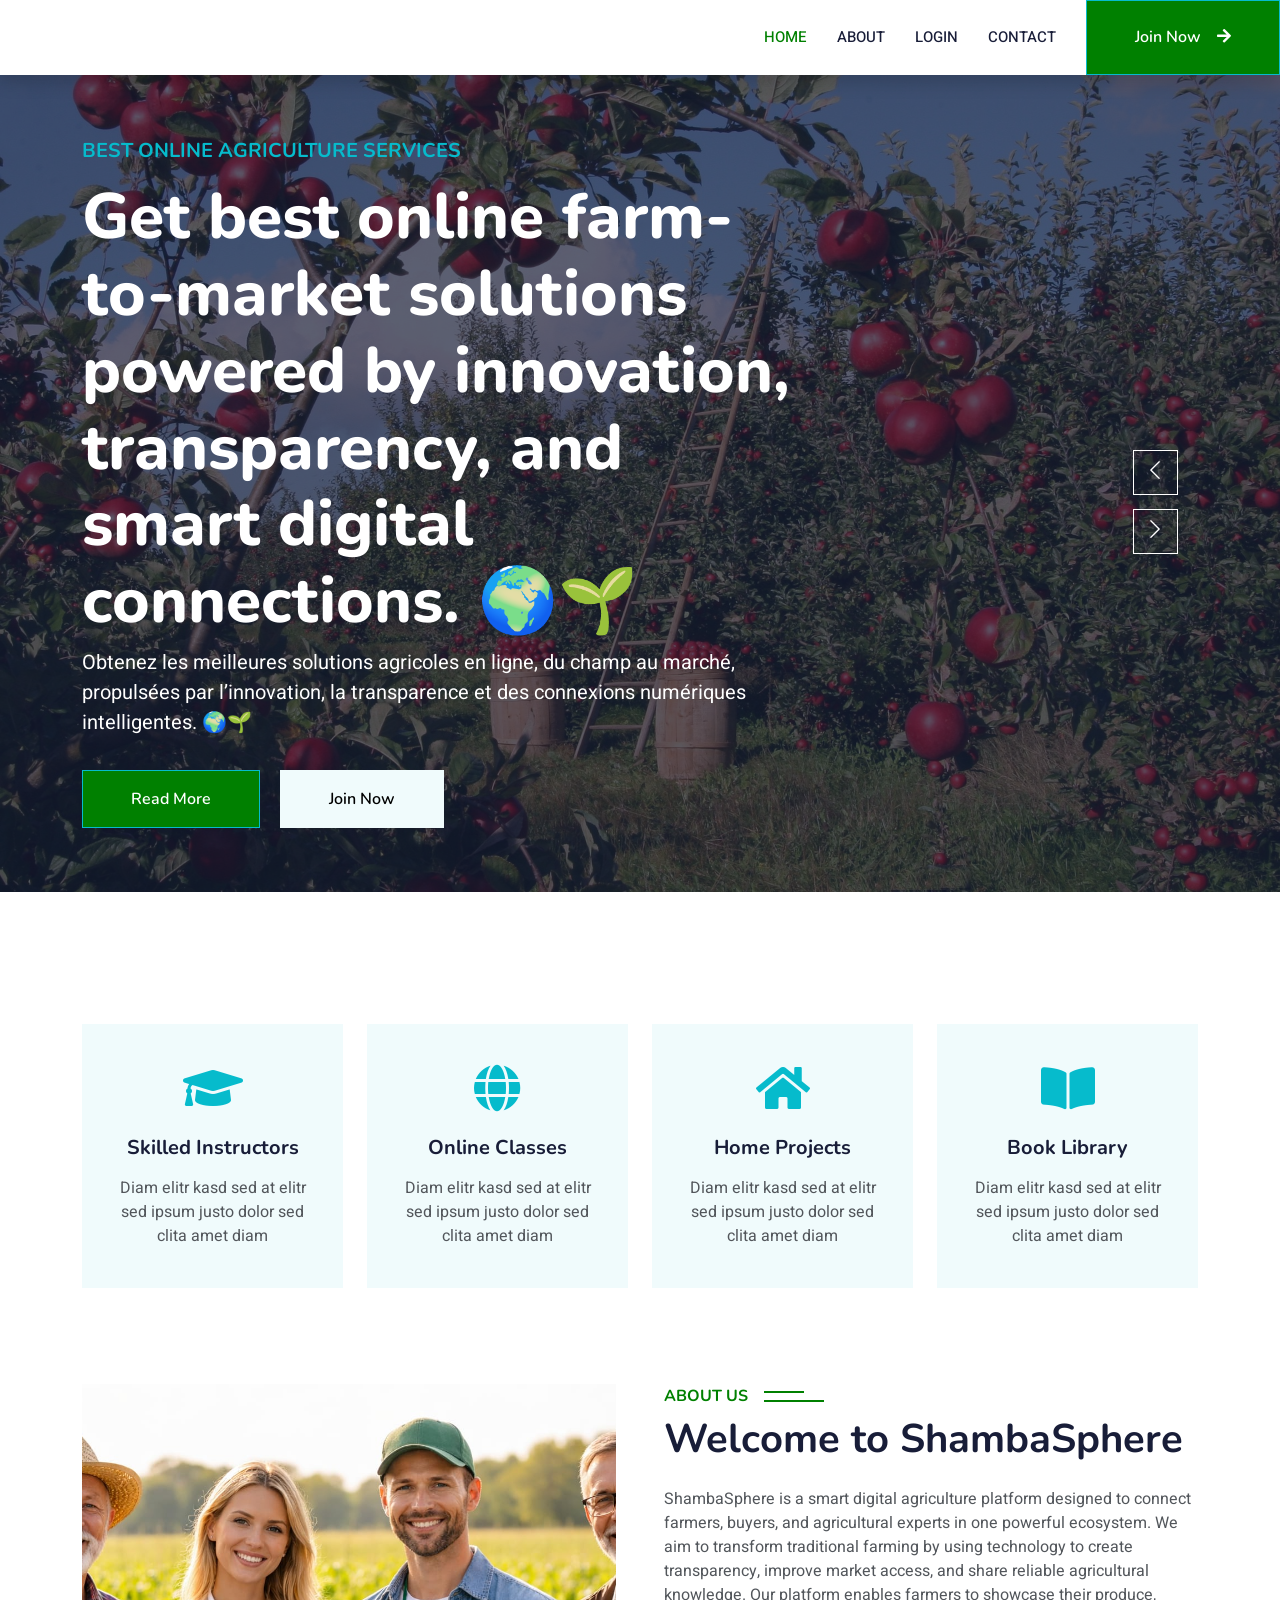
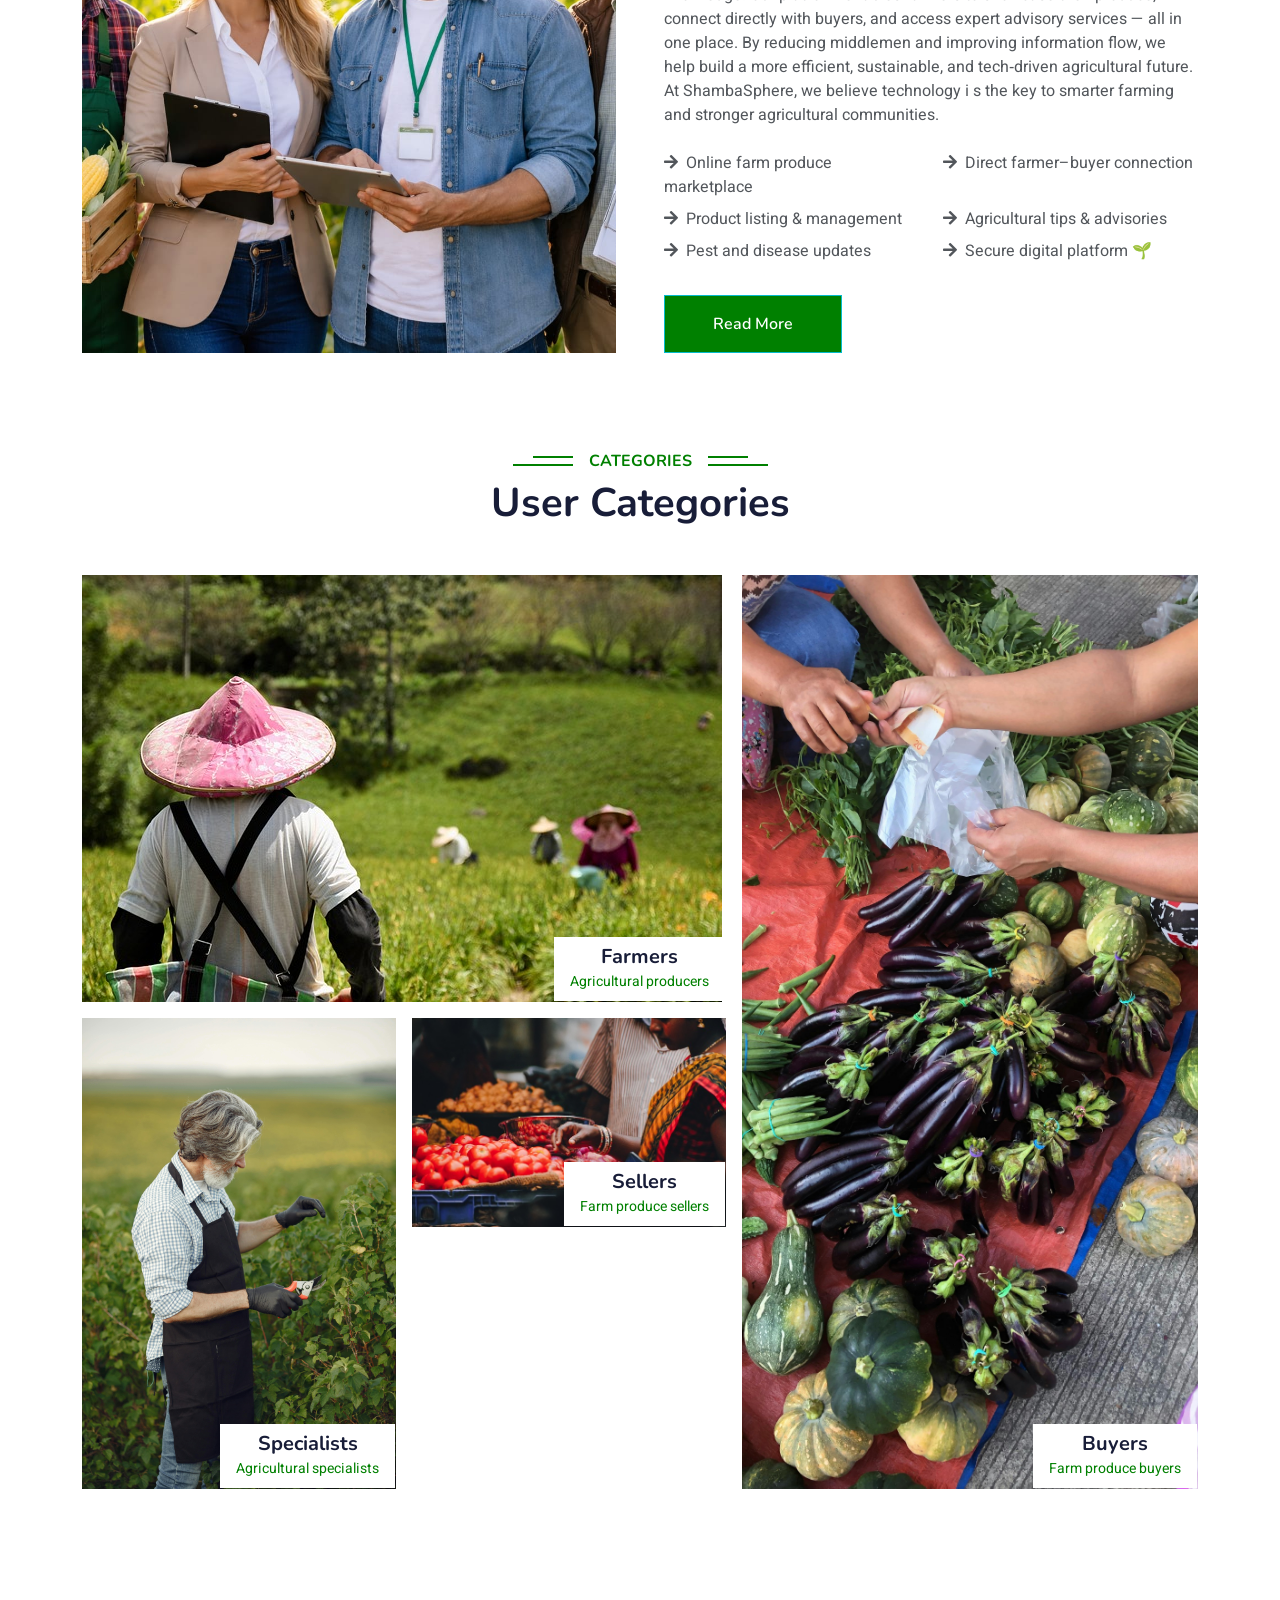
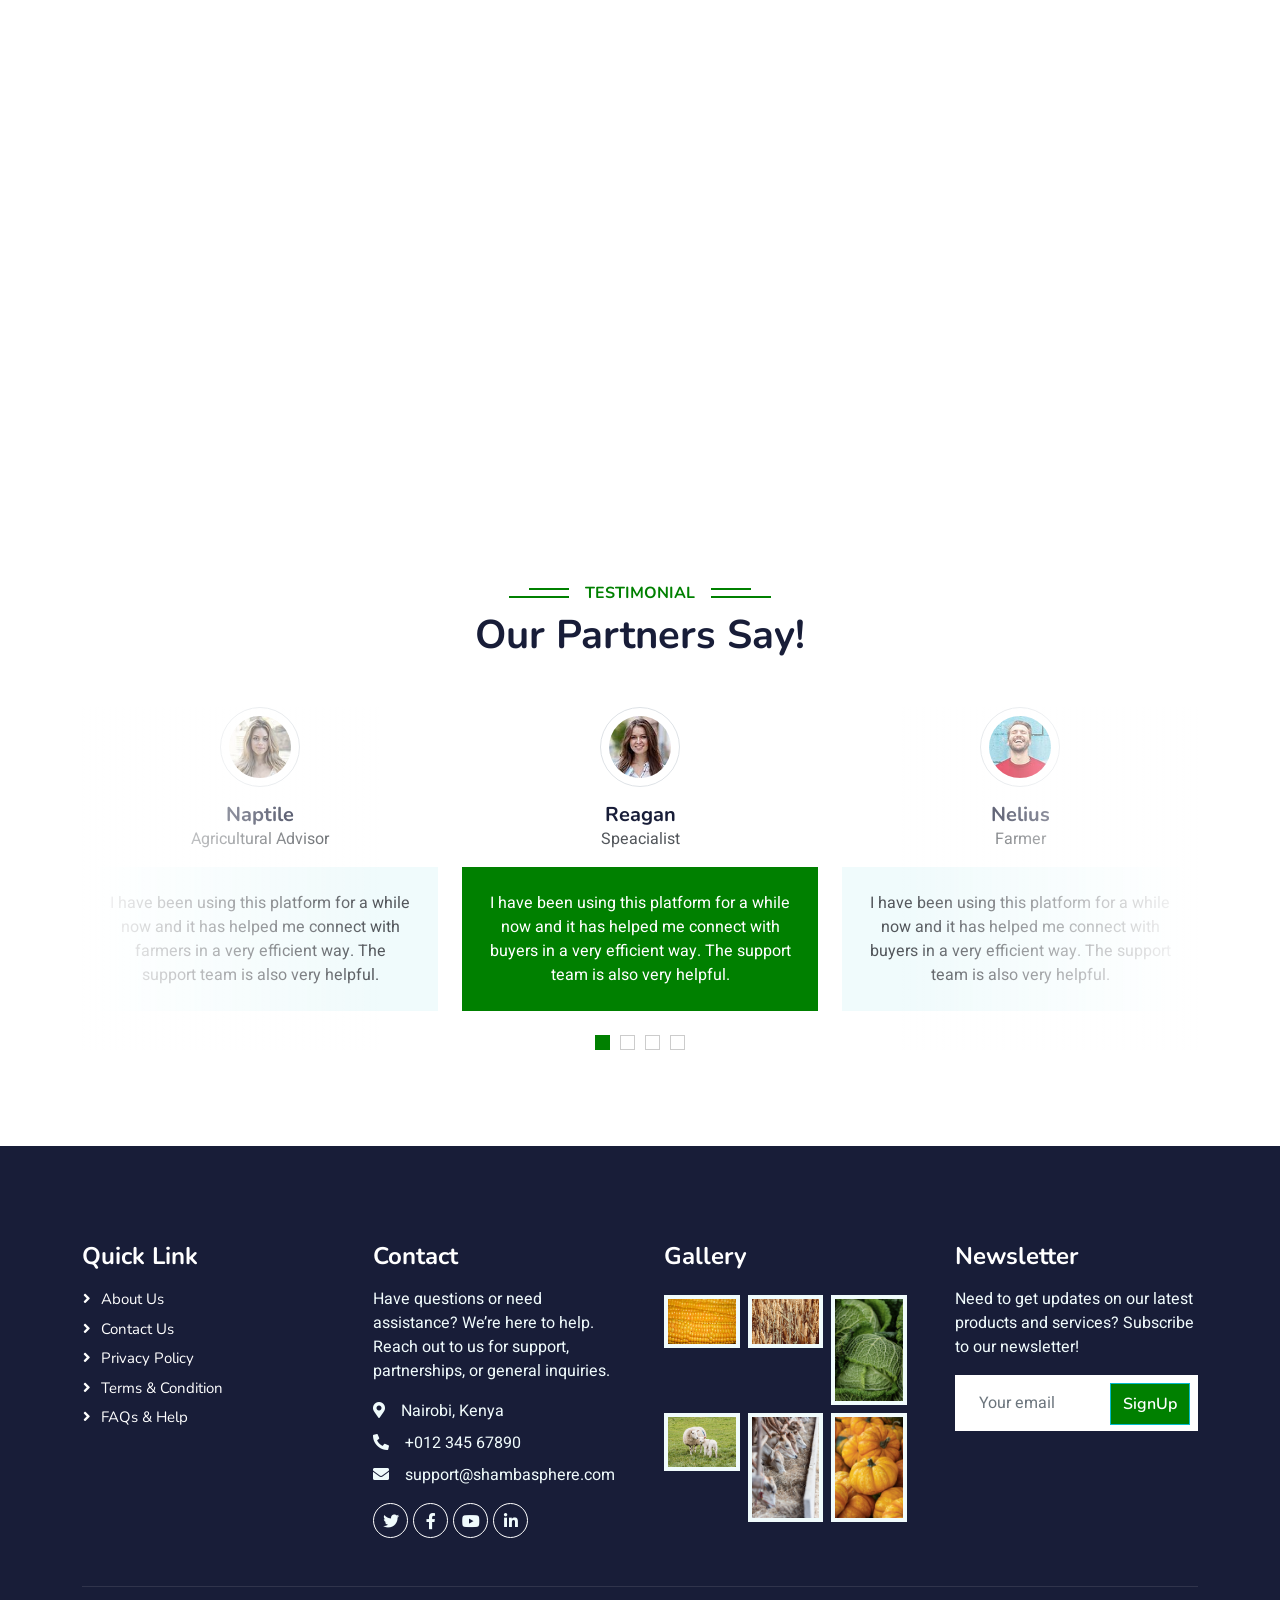
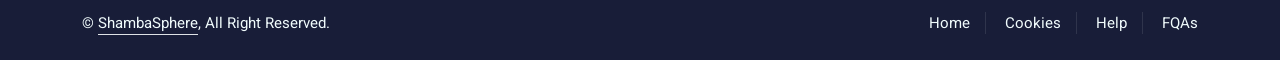
<file: landingpage/index.html>
<!DOCTYPE html>
<html lang="en">

<head>
    <meta charset="utf-8">
    <title>ShambaSphere | Smart Agriculture Platform</title>
    <meta content="width=device-width, initial-scale=1.0" name="viewport">
    <meta content="" name="keywords">
    <meta content="" name="description">        
    <meta name="description" content="ShambaSphere is a modern digital agricultural marketplace connecting farmers, buyers, and institutions through smart technology.">

    <meta name="keywords" content="Agriculture, Farmers, Marketplace, AgriTech, ShambaSphere, Digital Farming, Farm Products">

    <meta name="author" content="ShambaSphere Team">

    <!-- Open Graph (for social media sharing) -->
    <meta property="og:title" content="ShambaSphere | Smart Agriculture Platform">
    <meta property="og:description" content="Connecting farmers and buyers through technology.">
    <meta property="og:type" content="website">
    <meta property="og:image" content="logo.png">

    <!-- Google Web Fonts -->
    <link rel="preconnect" href="https://fonts.googleapis.com">
    <link rel="preconnect" href="https://fonts.gstatic.com" crossorigin>
    <link href="https://fonts.googleapis.com/css2?family=Heebo:wght@400;500;600&family=Nunito:wght@600;700;800&display=swap" rel="stylesheet">

    <!-- Icon Font Stylesheet -->
    <link href="https://cdnjs.cloudflare.com/ajax/libs/font-awesome/5.10.0/css/all.min.css" rel="stylesheet">
    <link href="https://cdn.jsdelivr.net/npm/bootstrap-icons@1.4.1/font/bootstrap-icons.css" rel="stylesheet">

    <!-- Libraries Stylesheet -->
    <link href="lib/animate/animate.min.css" rel="stylesheet">
    <link href="lib/owlcarousel/assets/owl.carousel.min.css" rel="stylesheet">

    <!-- Customized Bootstrap Stylesheet -->
    <link href="css/bootstrap.min.css" rel="stylesheet">

    <!-- Template Stylesheet -->
    <link href="css/style.css" rel="stylesheet">
</head>

<body>
    <!-- Spinner Start -->
    <div id="spinner" class="show bg-white position-fixed translate-middle w-100 vh-100 top-50 start-50 d-flex align-items-center justify-content-center">
        <div class="spinner-border text-primary" style="width: 3rem; height: 3rem;" role="status">
            <span class="sr-only">Loading...</span>
        </div>
    </div>
    <!-- Spinner End -->


    <!-- Navbar Start -->
    <nav class="navbar navbar-expand-lg bg-white navbar-light shadow sticky-top p-0">
        <!-- <a href="index.html" class="navbar-brand d-flex align-items-center px-4 px-lg-5">
          <img src="/images/logo1.jpeg" alt="">
        </a> -->
        <button type="button" class="navbar-toggler me-4" data-bs-toggle="collapse" data-bs-target="#navbarCollapse">
            <span class="navbar-toggler-icon"></span>
        </button>
        <div class="collapse navbar-collapse" id="navbarCollapse">
            <div class="navbar-nav ms-auto p-4 p-lg-0">
                <a href="index.html" class="nav-item nav-link active">Home</a>
                <a href="about.html" class="nav-item nav-link">About</a>
                <a href="/register.html" class="nav-item nav-link">login</a>
                <!-- <div class="nav-item dropdown"> -->
                    <!-- <a href="#" class="nav-link dropdown-toggle" data-bs-toggle="dropdown">Pages</a> -->
                    <!-- <div class="dropdown-menu fade-down m-0">
                        <a href="team.html" class="dropdown-item">Our Team</a>
                        <a href="testimonial.html" class="dropdown-item">Testimonial</a>
                        <a href="404.html" class="dropdown-item">404 Page</a>
                    </div>
                </div> -->
                <a href="contact.html" class="nav-item nav-link">Contact</a>
            </div>
            <a href="/register.html" class="btn btn-primary py-4 px-lg-5 d-none d-lg-block">Join Now<i class="fa fa-arrow-right ms-3"></i></a>
        </div>
    </nav>
    <!-- Navbar End -->


    <!-- Carousel Start -->
    <div class="container-fluid p-0 mb-5">
        <div class="owl-carousel header-carousel position-relative">
            <div class="owl-carousel-item position-relative">
                <img class="img-fluid" src="/images/lumix2004-apples-1873078_1920.jpg" alt="" class="corousel-img">
                <div class="position-absolute top-0 start-0 w-100 h-100 d-flex align-items-center" style="background: rgba(24, 29, 56, .7);">
                    <div class="container">
                        <div class="row justify-content-start">
                            <div class="col-sm-10 col-lg-8">
                                <h5 class="text-primary text-uppercase mb-3 animated slideInDown">Best Online agriculture services</h5>
                                <h1 class="display-3 text-white animated slideInDown">Get best online farm-to-market solutions powered by innovation, transparency, and smart digital connections. 🌍🌱</h1>
                                <p class="fs-5 text-white mb-4 pb-2">Obtenez les meilleures solutions agricoles en ligne, du champ au marché, propulsées par l’innovation, la transparence et des connexions numériques intelligentes. 🌍🌱</p>
                                <a href="" class="btn btn-primary py-md-3 px-md-5 me-3 animated slideInLeft">Read More</a>
                                <a href="" class="btn btn-light py-md-3 px-md-5 animated slideInRight">Join Now</a>
                            </div>
                        </div>
                    </div>
                </div>
            </div>
            <div class="owl-carousel-item position-relative">
                <img class="img-fluid" src="/images/couleur-bush-beans-3702999_1920.jpg" alt="" class="carousel-img">
                <div class="position-absolute top-0 start-0 w-100 h-100 d-flex align-items-center" style="background: rgba(24, 29, 56, .7);">
                    <div class="container">
                        <div class="row justify-content-start">
                            <div class="col-sm-10 col-lg-8">
                                <h5 class="text-primary text-uppercase mb-3 animated slideInDown">Best Online service</h5>
                                <h1 class="display-3 text-white animated slideInDown">Get best online agricultural marketplace experience designed to connect farmers, buyers, and institutions seamlessly through smart technology. 🌱💻</h1>
                                <p class="fs-5 text-white mb-4 pb-2">Obtenez la meilleure expérience de marché agricole en ligne, conçue pour connecter les agriculteurs, les acheteurs et les institutions de manière fluide grâce à une technologie intelligente. 🌱💻</p>
                                <a href="" class="btn btn-primary py-md-3 px-md-5 me-3 animated slideInLeft">Read More</a>
                                <a href="" class="btn btn-light py-md-3 px-md-5 animated slideInRight">Join Now</a>
                            </div>
                        </div>
                    </div>
                </div>
            </div>
        </div>
    </div>
    <!-- Carousel End -->


    <!-- Service Start -->
    <div class="container-xxl py-5">
        <div class="container">
            <div class="row g-4">
                <div class="col-lg-3 col-sm-6 wow fadeInUp" data-wow-delay="0.1s">
                    <div class="service-item text-center pt-3">
                        <div class="p-4">
                            <i class="fa fa-3x fa-graduation-cap text-primary mb-4"></i>
                            <h5 class="mb-3">Skilled Instructors</h5>
                            <p>Diam elitr kasd sed at elitr sed ipsum justo dolor sed clita amet diam</p>
                        </div>
                    </div>
                </div>
                <div class="col-lg-3 col-sm-6 wow fadeInUp" data-wow-delay="0.3s">
                    <div class="service-item text-center pt-3">
                        <div class="p-4">
                            <i class="fa fa-3x fa-globe text-primary mb-4"></i>
                            <h5 class="mb-3">Online Classes</h5>
                            <p>Diam elitr kasd sed at elitr sed ipsum justo dolor sed clita amet diam</p>
                        </div>
                    </div>
                </div>
                <div class="col-lg-3 col-sm-6 wow fadeInUp" data-wow-delay="0.5s">
                    <div class="service-item text-center pt-3">
                        <div class="p-4">
                            <i class="fa fa-3x fa-home text-primary mb-4"></i>
                            <h5 class="mb-3">Home Projects</h5>
                            <p>Diam elitr kasd sed at elitr sed ipsum justo dolor sed clita amet diam</p>
                        </div>
                    </div>
                </div>
                <div class="col-lg-3 col-sm-6 wow fadeInUp" data-wow-delay="0.7s">
                    <div class="service-item text-center pt-3">
                        <div class="p-4">
                            <i class="fa fa-3x fa-book-open text-primary mb-4"></i>
                            <h5 class="mb-3">Book Library</h5>
                            <p>Diam elitr kasd sed at elitr sed ipsum justo dolor sed clita amet diam</p>
                        </div>
                    </div>
                </div>
            </div>
        </div>
    </div>
    <!-- Service End -->


    <!-- About Start -->
    <div class="container-xxl py-5">
        <div class="container">
            <div class="row g-5">
                <div class="col-lg-6 wow fadeInUp" data-wow-delay="0.1s" style="min-height: 400px;">
                    <div class="position-relative h-100">
                        <img class="img-fluid position-absolute w-100 h-100" src="/images/WhatsApp Image 2026-02-27 at 17.08.11.jpeg" alt="" style="object-fit: cover;">
                    </div>
                </div>
                <div class="col-lg-6 wow fadeInUp" data-wow-delay="0.3s">
                    <h6 class="section-title bg-white text-start  pe-3">About Us</h6>
                    <h1 class="mb-4">Welcome to ShambaSphere</h1>
                    <p class="mb-4">


                        ShambaSphere is a smart digital agriculture
                        platform designed to connect farmers, buyers,
                        and agricultural experts in one powerful ecosystem.
                        We aim to transform traditional farming by using 
                        technology to create transparency, improve market access, and share reliable agricultural knowledge.

                        Our platform enables farmers to showcase 
                        their produce, connect directly with buyers, 
                        and access expert advisory services — all in one place.
                        By reducing middlemen and improving information flow, 
                        we help build a more efficient, sustainable, and tech‑driven agricultural future.

                        At ShambaSphere, we believe technology i
                        s the key to smarter farming and stronger agricultural communities.
                        </p>
                        <div class="row gy-2 gx-4 mb-4">




                        <div class="col-sm-6">
                            <p class="mb-0"><i class="fa fa-arrow-right  text-green me-2"></i>Online farm produce marketplace</p>
                        </div>
                        <div class="col-sm-6">
                            <p class="mb-0"><i class="fa fa-arrow-right text-green me-2"></i>Direct farmer–buyer connection</p>
                        </div>
                        <div class="col-sm-6">
                            <p class="mb-0"><i class="fa fa-arrow-right text-green me-2"></i>Product listing & management</p>
                        </div>
                        <div class="col-sm-6">
                            <p class="mb-0"><i class="fa fa-arrow-right text-green me-2"></i>Agricultural tips & advisories</p>
                        </div>
                        <div class="col-sm-6">
                            <p class="mb-0"><i class="fa fa-arrow-right text-green me-2"></i>Pest and disease updates</p>
                        </div>
                        <div class="col-sm-6">
                            <p class="mb-0"><i class="fa fa-arrow-right text-green me-2"></i>Secure digital platform 🌱</p>
                        </div>
                    </div>
                    <a class="btn btn-primary py-3 px-5 mt-2" href="">Read More</a>
                </div>
            </div>
        </div>
    </div>
    <!-- About End -->


    <!-- Categories Start -->
    <div class="container-xxl py-5 category">
        <div class="container">
            <div class="text-center wow fadeInUp" data-wow-delay="0.1s">
                <h6 class="section-title bg-white text-center  px-3">Categories</h6>
                <h1 class="mb-5">User Categories</h1>
            </div>
            <div class="row g-3">
                <div class="col-lg-7 col-md-6">
                    <div class="row g-3">
                        <div class="col-lg-12 col-md-12 wow zoomIn" data-wow-delay="0.1s">
                            <a class="position-relative d-block overflow-hidden" href="">
                                <img class="img-fluid" src="/images/pb29-farmer-8294716_640.jpg" alt="">
                                <div class="bg-white text-center position-absolute bottom-0 end-0 py-2 px-3" style="margin: 1px;">
                                    <h5 class="m-0">Farmers</h5>
                                    <small class="" style="color: green;">Agricultural producers</small>
                                </div>
                            </a>
                        </div>
                        <div class="col-lg-6 col-md-12 wow zoomIn" data-wow-delay="0.3s">
                            <a class="position-relative d-block overflow-hidden" href="">
                                <img class="img-fluid" src="/images/pexels-gustavo-fring-4975352.jpg" alt="">
                                <div class="bg-white text-center position-absolute bottom-0 end-0 py-2 px-3" style="margin: 1px;">
                                    <h5 class="m-0">Specialists</h5>
                                    <small class="" style="color: green;">Agricultural specialists</small>
                                </div>
                            </a>
                        </div>
                        <div class="col-lg-6 col-md-12 wow zoomIn" data-wow-delay="0.5s">
                            <a class="position-relative d-block overflow-hidden" href="">
                                <img class="img-fluid" src="/images/udayteja7770-market-7094635_640.jpg" alt="">
                                <div class="bg-white text-center position-absolute bottom-0 end-0 py-2 px-3" style="margin: 1px;">
                                    <h5 class="m-0">Sellers</h5>
                                    <small class="" style="color: green;">Farm produce sellers</small>
                                </div>
                            </a>
                        </div>
                    </div>
                </div>
                <div class="col-lg-5 col-md-6 wow zoomIn" data-wow-delay="0.7s" style="min-height: 350px;">
                    <a class="position-relative d-block h-100 overflow-hidden" href="">
                        <img class="img-fluid position-absolute w-100 h-100" src="/images/pexels-freddie-hermosora-tayoan-2243861-3923996.jpg" alt="" style="object-fit: cover;">
                        <div class="bg-white text-center position-absolute bottom-0 end-0 py-2 px-3" style="margin:  1px;">
                            <h5 class="m-0">Buyers</h5>
                            <small class="" style="color: green;">Farm produce buyers</small>
                        </div>
                    </a>
                </div>
            </div>
        </div>
    </div>
    <!-- Categories Start -->


    <!-- Courses Start -->
    <!-- <div class="container-xxl py-5">
        <div class="container">
            <div class="text-center wow fadeInUp" data-wow-delay="0.1s">
                <h6 class="section-title bg-white text-center text-primary px-3">Courses</h6>
                <h1 class="mb-5">Popular Courses</h1>
            </div>
            <div class="row g-4 justify-content-center">
                <div class="col-lg-4 col-md-6 wow fadeInUp" data-wow-delay="0.1s">
                    <div class="course-item bg-light">
                        <div class="position-relative overflow-hidden">
                            <img class="img-fluid" src="img/course-1.jpg" alt="">
                            <div class="w-100 d-flex justify-content-center position-absolute bottom-0 start-0 mb-4">
                                <a href="#" class="flex-shrink-0 btn btn-sm btn-primary px-3 border-end" style="border-radius: 30px 0 0 30px;">Read More</a>
                                <a href="#" class="flex-shrink-0 btn btn-sm btn-primary px-3" style="border-radius: 0 30px 30px 0;">Join Now</a>
                            </div>
                        </div>
                        <div class="text-center p-4 pb-0">
                            <h3 class="mb-0">$149.00</h3>
                            <div class="mb-3">
                                <small class="fa fa-star text-primary"></small>
                                <small class="fa fa-star text-primary"></small>
                                <small class="fa fa-star text-primary"></small>
                                <small class="fa fa-star text-primary"></small>
                                <small class="fa fa-star text-primary"></small>
                                <small>(123)</small>
                            </div>
                            <h5 class="mb-4">Web Design & Development Course for Beginners</h5>
                        </div>
                        <div class="d-flex border-top">
                            <small class="flex-fill text-center border-end py-2"><i class="fa fa-user-tie text-primary me-2"></i>John Doe</small>
                            <small class="flex-fill text-center border-end py-2"><i class="fa fa-clock text-primary me-2"></i>1.49 Hrs</small>
                            <small class="flex-fill text-center py-2"><i class="fa fa-user text-primary me-2"></i>30 Students</small>
                        </div>
                    </div>
                </div>
                <div class="col-lg-4 col-md-6 wow fadeInUp" data-wow-delay="0.3s">
                    <div class="course-item bg-light">
                        <div class="position-relative overflow-hidden">
                            <img class="img-fluid" src="img/course-2.jpg" alt="">
                            <div class="w-100 d-flex justify-content-center position-absolute bottom-0 start-0 mb-4">
                                <a href="#" class="flex-shrink-0 btn btn-sm btn-primary px-3 border-end" style="border-radius: 30px 0 0 30px;">Read More</a>
                                <a href="#" class="flex-shrink-0 btn btn-sm btn-primary px-3" style="border-radius: 0 30px 30px 0;">Join Now</a>
                            </div>
                        </div>
                        <div class="text-center p-4 pb-0">
                            <h3 class="mb-0">$149.00</h3>
                            <div class="mb-3">
                                <small class="fa fa-star text-primary"></small>
                                <small class="fa fa-star text-primary"></small>
                                <small class="fa fa-star text-primary"></small>
                                <small class="fa fa-star text-primary"></small>
                                <small class="fa fa-star text-primary"></small>
                                <small>(123)</small>
                            </div>
                            <h5 class="mb-4">Web Design & Development Course for Beginners</h5>
                        </div>
                        <div class="d-flex border-top">
                            <small class="flex-fill text-center border-end py-2"><i class="fa fa-user-tie text-primary me-2"></i>John Doe</small>
                            <small class="flex-fill text-center border-end py-2"><i class="fa fa-clock text-primary me-2"></i>1.49 Hrs</small>
                            <small class="flex-fill text-center py-2"><i class="fa fa-user text-primary me-2"></i>30 Students</small>
                        </div>
                    </div>
                </div>
                <div class="col-lg-4 col-md-6 wow fadeInUp" data-wow-delay="0.5s">
                    <div class="course-item bg-light">
                        <div class="position-relative overflow-hidden">
                            <img class="img-fluid" src="img/course-3.jpg" alt="">
                            <div class="w-100 d-flex justify-content-center position-absolute bottom-0 start-0 mb-4">
                                <a href="#" class="flex-shrink-0 btn btn-sm btn-primary px-3 border-end" style="border-radius: 30px 0 0 30px;">Read More</a>
                                <a href="#" class="flex-shrink-0 btn btn-sm btn-primary px-3" style="border-radius: 0 30px 30px 0;">Join Now</a>
                            </div>
                        </div>
                        <div class="text-center p-4 pb-0">
                            <h3 class="mb-0">$149.00</h3>
                            <div class="mb-3">
                                <small class="fa fa-star text-primary"></small>
                                <small class="fa fa-star text-primary"></small>
                                <small class="fa fa-star text-primary"></small>
                                <small class="fa fa-star text-primary"></small>
                                <small class="fa fa-star text-primary"></small>
                                <small>(123)</small>
                            </div>
                            <h5 class="mb-4">Web Design & Development Course for Beginners</h5>
                        </div>
                        <div class="d-flex border-top">
                            <small class="flex-fill text-center border-end py-2"><i class="fa fa-user-tie text-primary me-2"></i>John Doe</small>
                            <small class="flex-fill text-center border-end py-2"><i class="fa fa-clock text-primary me-2"></i>1.49 Hrs</small>
                            <small class="flex-fill text-center py-2"><i class="fa fa-user text-primary me-2"></i>30 Students</small>
                        </div>
                    </div>
                </div>
            </div>
        </div>
    </div> -->
    <!-- Courses End -->


    <!-- Team Start -->
    <div class="container-xxl py-5">
        <div class="container">
            <div class="text-center wow fadeInUp" data-wow-delay="0.1s">
                <h6 class="section-title bg-white text-center  px-3">Instructors</h6>
                <h1 class="mb-5">Agricultural Expert </h1>
            </div>
            <div class="row g-4">
                <div class="col-lg-3 col-md-6 wow fadeInUp" data-wow-delay="0.1s">
                    <div class="team-item bg-light">
                        <div class="overflow-hidden">
                            <img class="img-fluid" src="img/team-1.jpg" alt="">
                        </div>
                        <div class="position-relative d-flex justify-content-center" style="margin-top: -23px;">
                            <div class="bg-light d-flex justify-content-center pt-2 px-1">
                                <a class="btn btn-sm-square btn-primary mx-1" href=""><i class="fab fa-facebook-f"></i></a>
                                <a class="btn btn-sm-square btn-primary mx-1" href=""><i class="fab fa-twitter"></i></a>
                                <a class="btn btn-sm-square btn-primary mx-1" href=""><i class="fab fa-instagram"></i></a>
                            </div>
                        </div>
                        <div class="text-center p-4">
                            <h5 class="mb-0">Instructor Name</h5>
                            <small>Designation</small>
                        </div>
                    </div>
                </div>
                <div class="col-lg-3 col-md-6 wow fadeInUp" data-wow-delay="0.3s">
                    <div class="team-item bg-light">
                        <div class="overflow-hidden">
                            <img class="img-fluid" src="img/team-2.jpg" alt="">
                        </div>
                        <div class="position-relative d-flex justify-content-center" style="margin-top: -23px;">
                            <div class="bg-light d-flex justify-content-center pt-2 px-1">
                                <a class="btn btn-sm-square btn-primary mx-1" href=""><i class="fab fa-facebook-f"></i></a>
                                <a class="btn btn-sm-square btn-primary mx-1" href=""><i class="fab fa-twitter"></i></a>
                                <a class="btn btn-sm-square btn-primary mx-1" href=""><i class="fab fa-instagram"></i></a>
                            </div>
                        </div>
                        <div class="text-center p-4">
                            <h5 class="mb-0">Instructor Name</h5>
                            <small>Designation</small>
                        </div>
                    </div>
                </div>
                <div class="col-lg-3 col-md-6 wow fadeInUp" data-wow-delay="0.5s">
                    <div class="team-item bg-light">
                        <div class="overflow-hidden">
                            <img class="img-fluid" src="img/team-3.jpg" alt="">
                        </div>
                        <div class="position-relative d-flex justify-content-center" style="margin-top: -23px;">
                            <div class="bg-light d-flex justify-content-center pt-2 px-1">
                                <a class="btn btn-sm-square btn-primary mx-1" href=""><i class="fab fa-facebook-f"></i></a>
                                <a class="btn btn-sm-square btn-primary mx-1" href=""><i class="fab fa-twitter"></i></a>
                                <a class="btn btn-sm-square btn-primary mx-1" href=""><i class="fab fa-instagram"></i></a>
                            </div>
                        </div>
                        <div class="text-center p-4">
                            <h5 class="mb-0">Instructor Name</h5>
                            <small>Designation</small>
                        </div>
                    </div>
                </div>
                <div class="col-lg-3 col-md-6 wow fadeInUp" data-wow-delay="0.7s">
                    <div class="team-item bg-light">
                        <div class="overflow-hidden">
                            <img class="img-fluid" src="img/team-4.jpg" alt="">
                        </div>
                        <div class="position-relative d-flex justify-content-center" style="margin-top: -23px;">
                            <div class="bg-light d-flex justify-content-center pt-2 px-1">
                                <a class="btn btn-sm-square btn-primary mx-1" href=""><i class="fab fa-facebook-f"></i></a>
                                <a class="btn btn-sm-square btn-primary mx-1" href=""><i class="fab fa-twitter"></i></a>
                                <a class="btn btn-sm-square btn-primary mx-1" href=""><i class="fab fa-instagram"></i></a>
                            </div>
                        </div>
                        <div class="text-center p-4">
                            <h5 class="mb-0">Instructor Name</h5>
                            <small>Designation</small>
                        </div>
                    </div>
                </div>
            </div>
        </div>
    </div>
    <!-- Team End -->


    <!-- Testimonial Start -->
    <div class="container-xxl py-5 wow fadeInUp" data-wow-delay="0.1s">
        <div class="container">
            <div class="text-center">
                <h6 class="section-title bg-white text-center  px-3">Testimonial</h6>
                <h1 class="mb-5">Our Partners Say!</h1>
            </div>
            <div class="owl-carousel testimonial-carousel position-relative">
                <div class="testimonial-item text-center">
                    <img class="border rounded-circle p-2 mx-auto mb-3" src="img/testimonial-1.jpg" style="width: 80px; height: 80px;">
                    <h5 class="mb-0">Reagan</h5>
                    <p>Speacialist</p>
                    <div class="testimonial-text bg-light text-center p-4">
                    <p class="mb-0">I have been using this platform for a while now and it has helped me connect with buyers in a very efficient way. The support team is also very helpful.</p>
                    </div>
                </div>
                <div class="testimonial-item text-center">
                    <img class="border rounded-circle p-2 mx-auto mb-3" src="img/testimonial-2.jpg" style="width: 80px; height: 80px;">
                    <h5 class="mb-0">Nelius</h5>
                    <p>Farmer</p>
                    <div class="testimonial-text bg-light text-center p-4">
                    <p class="mb-0">I have been using this platform for a while now and it has helped me connect with buyers in a very efficient way. The support team is also very helpful.</p>
                    </div>
                </div>
                <div class="testimonial-item text-center">
                    <img class="border rounded-circle p-2 mx-auto mb-3" src="img/testimonial-3.jpg" style="width: 80px; height: 80px;">
                    <h5 class="mb-0">Ms Vicky</h5>
                    <p>Buyer</p>
                    <div class="testimonial-text bg-light text-center p-4">
                    <p class="mb-0">I have been using this platform for a while now and it has helped me connect with farmers in a very efficient way. The support team is also very helpful.</p>
                    </div>
                </div>
                <div class="testimonial-item text-center">
                    <img class="border rounded-circle p-2 mx-auto mb-3" src="img/testimonial-4.jpg" style="width: 80px; height: 80px;">
                    <h5 class="mb-0">Naptile</h5>
                    <p>Agricultural Advisor</p>
                    <div class="testimonial-text bg-light text-center p-4">
                    <p class="mb-0">I have been using this platform for a while now and it has helped me connect with farmers in a very efficient way. The support team is also very helpful.</p>
                    </div>
                </div>
            </div>
        </div>
    </div>
    <!-- Testimonial End -->
        

    <!-- Footer Start -->
    <div class="container-fluid bg-dark text-light footer pt-5 mt-5 wow fadeIn" data-wow-delay="0.1s">
        <div class="container py-5">
            <div class="row g-5">
                <div class="col-lg-3 col-md-6">
                    <h4 class="text-white mb-3">Quick Link</h4>
                    <a class="btn btn-link" href="">About Us</a>
                    <a class="btn btn-link" href="">Contact Us</a>
                    <a class="btn btn-link" href="">Privacy Policy</a>
                    <a class="btn btn-link" href="">Terms & Condition</a>
                    <a class="btn btn-link" href="">FAQs & Help</a>
                </div>

                <div class="col-lg-3 col-md-6">
                    <h4 class="text-white mb-3">Contact</h4>
                    <p> Have questions or need assistance? We’re here to help. Reach out to us for support, partnerships, or general inquiries.</p>
                    <p class="mb-2"><i class="fa fa-map-marker-alt me-3"></i>Nairobi, Kenya</p>
                    <p class="mb-2"><i class="fa fa-phone-alt me-3"></i>+012 345 67890</p>
                    <p class="mb-2"><i class="fa fa-envelope me-3"></i>support@shambasphere.com</p>
                    <div class="d-flex pt-2">
                        <a class="btn btn-outline-light btn-social" href=""><i class="fab fa-twitter"></i></a>
                        <a class="btn btn-outline-light btn-social" href=""><i class="fab fa-facebook-f"></i></a>
                        <a class="btn btn-outline-light btn-social" href=""><i class="fab fa-youtube"></i></a>
                        <a class="btn btn-outline-light btn-social" href=""><i class="fab fa-linkedin-in"></i></a>
                    </div>
                </div>
                <div class="col-lg-3 col-md-6">
                    <h4 class="text-white mb-3">Gallery</h4>
                    <div class="row g-2 pt-2">
                        <div class="col-4">
                            <img class="img-fluid bg-light p-1" src="/images/neelam279-corn-9822476_1920.jpg" alt="">
                        </div>
                        <div class="col-4">
                            <img class="img-fluid bg-light p-1" src="/images/alexas_fotos-grain-7272712_1920.jpg" alt="">
                        </div>
                        <div class="col-4">
                            <img class="img-fluid bg-light p-1" src="/images/couleur-savoy-cabbage-9997938_1920.jpg" alt="">
                        </div>
                        <div class="col-4">
                            <img class="img-fluid bg-light p-1" src="/images/drosera74-sheep-10074422_1920.jpg" alt="">
                        </div>
                        <div class="col-4">
                            <img class="img-fluid bg-light p-1" src="/images/sasint-livestock-1822698_1920.jpg" alt="">
                        </div>
                        <div class="col-4">
                            <img class="img-fluid bg-light p-1" src="/images/couleur-pumpkins-9826071_1920.jpg" alt="">
                        </div>
                    </div>
                </div>
                <div class="col-lg-3 col-md-6">
                    <h4 class="text-white mb-3">Newsletter</h4>
                    <p>Need to get updates on our latest products and services? Subscribe to our newsletter!</p>
                    <div class="position-relative mx-auto" style="max-width: 400px;">
                        <input class="form-control border-0 w-100 py-3 ps-4 pe-5" type="text" placeholder="Your email">
                        <button type="button" class="btn btn-primary py-2 position-absolute top-0 end-0 mt-2 me-2">SignUp</button>
                    </div>
                </div>
            </div>
        </div>
        <div class="container">
            <div class="copyright">
                <div class="row">
                    <div class="col-md-6 text-center text-md-start mb-3 mb-md-0">
                        &copy; <a class="border-bottom" href="#">ShambaSphere</a>, All Right Reserved.

                       
                    </div>
                    <div class="col-md-6 text-center text-md-end">
                        <div class="footer-menu">
                            <a href="">Home</a>
                            <a href="">Cookies</a>
                            <a href="">Help</a>
                            <a href="">FQAs</a>
                        </div>
                    </div>
                </div>
            </div>
        </div>
    </div>
    <!-- Footer End -->


    <!-- Back to Top -->
    <a href="#" class="btn btn-lg btn-primary btn-lg-square back-to-top"><i class="bi bi-arrow-up"></i></a>


    <!-- JavaScript Libraries -->
    <script src="https://code.jquery.com/jquery-3.4.1.min.js"></script>
    <script src="https://cdn.jsdelivr.net/npm/bootstrap@5.0.0/dist/js/bootstrap.bundle.min.js"></script>
    <script src="lib/wow/wow.min.js"></script>
    <script src="lib/easing/easing.min.js"></script>
    <script src="lib/waypoints/waypoints.min.js"></script>
    <script src="lib/owlcarousel/owl.carousel.min.js"></script>

    <!-- Template Javascript -->
    <script src="js/main.js"></script>
</body>

</html>
</file>
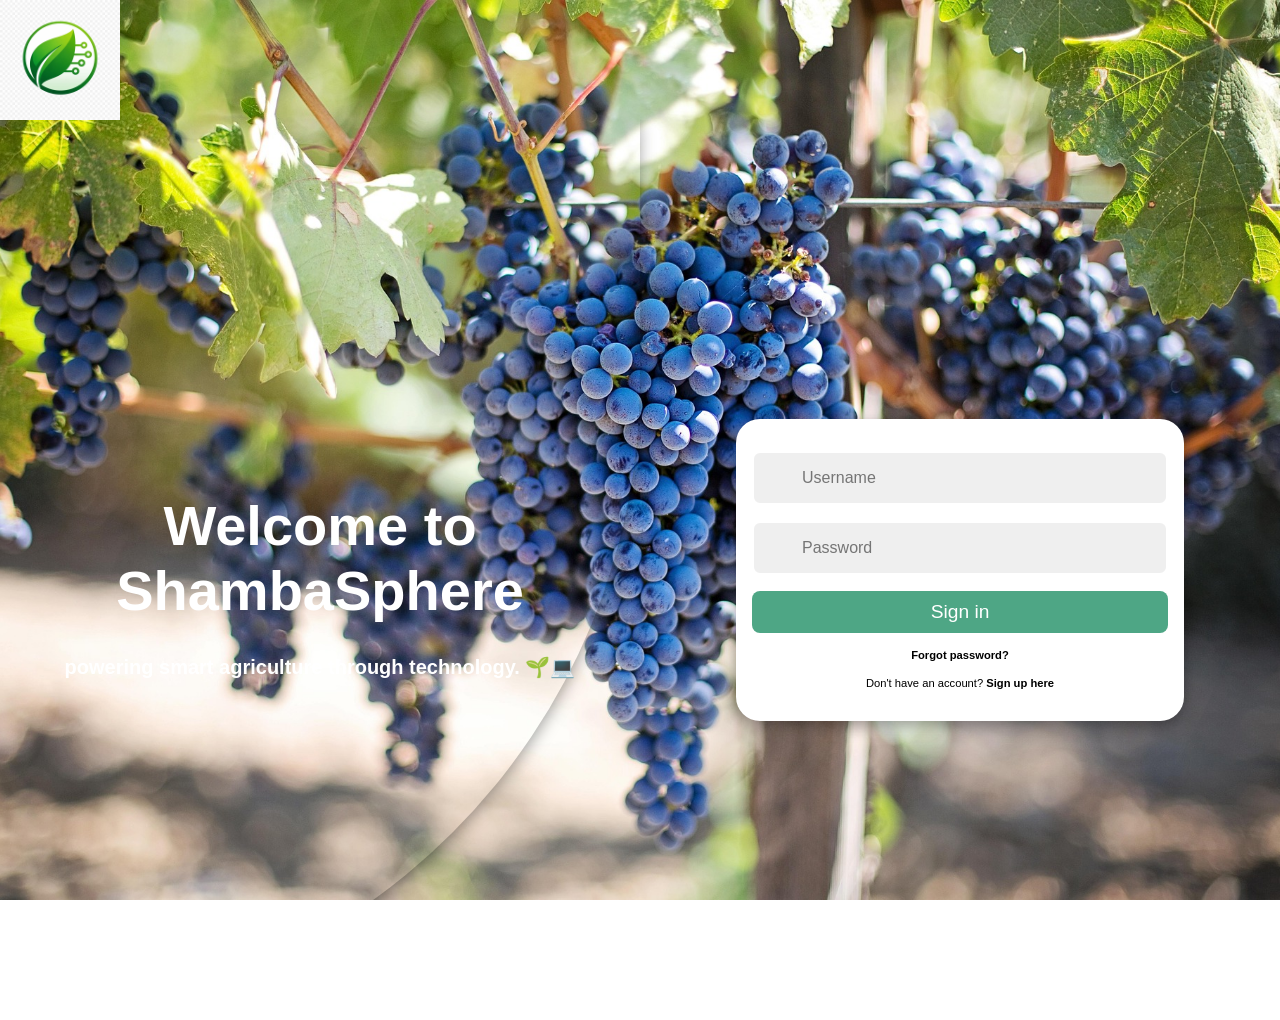
<file: Auth/register.html>
<!DOCTYPE html>
<html lang="en">
<head>
    <meta charset="UTF-8">
    <meta name="viewport" content="width=device-width, initial-scale=1.0">
    <title>Register / Login</title>

    <!-- Main CSS -->
    <link rel="stylesheet" href="auth.css">
</head>
<body>
    <div class="logo">
       
        <img src="/images/logo.jpeg" alt="shambasphere-logo">
    </div>
    </div>

<div id="container" class="container">
		<!-- FORM SECTION -->
		<div class="row">
			<!-- SIGN UP -->
			<div class="col align-items-center flex-col sign-up">
				<div class="form-wrapper align-items-center">
					<div class="form sign-up">
						<div class="input-group">
							<i class='bx bxs-user'></i>
							<input type="text" placeholder="Username">
						</div>
						<div class="input-group">
							<i class='bx bx-mail-send'></i>
							<input type="email" placeholder="Email">
						</div>
                        <div class="input-group">
							<i class='bx bxs-lock-alt'></i>
							<input type="number" placeholder="mobile number">
						</div>
						<div class="input-group">
							<i class='bx bxs-lock-alt'></i>
							<input type="password" placeholder="Password">
						</div>
						<div class="input-group">
							<i class='bx bxs-lock-alt'></i>
							<input type="password" placeholder="Confirm password">
						</div>
                        <div class="input-group">
							<select name="" id="" style="width: 100%; padding: 10px; border-radius: 5px; border: 1px solid var(--gray);">
                                <option value=""></option>
                                <option value="">Farmer</option>
                                <option value="">Buyer</option>
                                <option value="">Agronomist</option>
                                <option value="">Agricultural Extension Officer</option>
                                <option value="">Agricultural Researcher</option>
                                <option value="">Agricultural Consultant</option>




                              
                            </select>
						</div>
						<button>
							Sign up
						</button>
						<p>
							<span>
								Already have an account?
							</span>
							<b onclick="toggle()" class="pointer">
								Sign in here
							</b>
						</p>
					</div>
				</div>
			
			</div>
			<!-- END SIGN UP -->
			<!-- SIGN IN -->
			<div class="col align-items-center flex-col sign-in">
				<div class="form-wrapper align-items-center">
					<div class="form sign-in">
						<div class="input-group">
							<i class='bx bxs-user'></i>
							<input type="text" placeholder="Username">
						</div>
						<div class="input-group">
							<i class='bx bxs-lock-alt'></i>
							<input type="password" placeholder="Password">
						</div>
						<button>
							Sign in
						</button>
						<p>
							<b>
								Forgot password?
							</b>
						</p>
						<p>
							<span>
								Don't have an account?
							</span>
							<b onclick="toggle()" class="pointer">
								Sign up here
							</b>
						</p>
					</div>
				</div>
				<div class="form-wrapper">
		
				</div>
			</div>
			<!-- END SIGN IN -->
		</div>
		<!-- END FORM SECTION -->
		<!-- CONTENT SECTION -->
		<div class="row content-row">
			<!-- SIGN IN CONTENT -->
			<div class="col align-items-center flex-col sign-in" style="color: red;">

                <div class="img-sign-in" >
                       </div>



				<div class="text sign-in">
                   
					<h2>
						Welcome to ShambaSphere 
                    </h2>
                    <p style="font-size: 20px;">powering smart agriculture through technology. 🌱💻</p> 
                    
	
				</div>
				<div class="img sign-in">
                   
				</div>
			</div>
			<!-- END SIGN IN CONTENT -->
			<!-- SIGN UP CONTENT -->
			<div class="col align-items-center flex-col">
				<div class="img sign-up">
				
				</div>
				<div class="text sign-up">
					<h2 style="color: white-space: inherit;font-size: 50px;font-weight: bold; background: rgba(0, 0, 0, 0.384); padding: 10px;">
						Join with us
					</h2>
                    <p style="color:white;font-size: 20px;font-weight: bold; background: rgba(0, 0, 0, 0.384); padding: 10px;">and experience the power of technology in modern agriculture. 🌐🌱</p>
	
				</div>
			</div>
			<!-- END SIGN UP CONTENT -->
		</div>
		<!-- END CONTENT SECTION -->
	</div>

<script src="auth.js"></script>
</body>
</html>
</file>
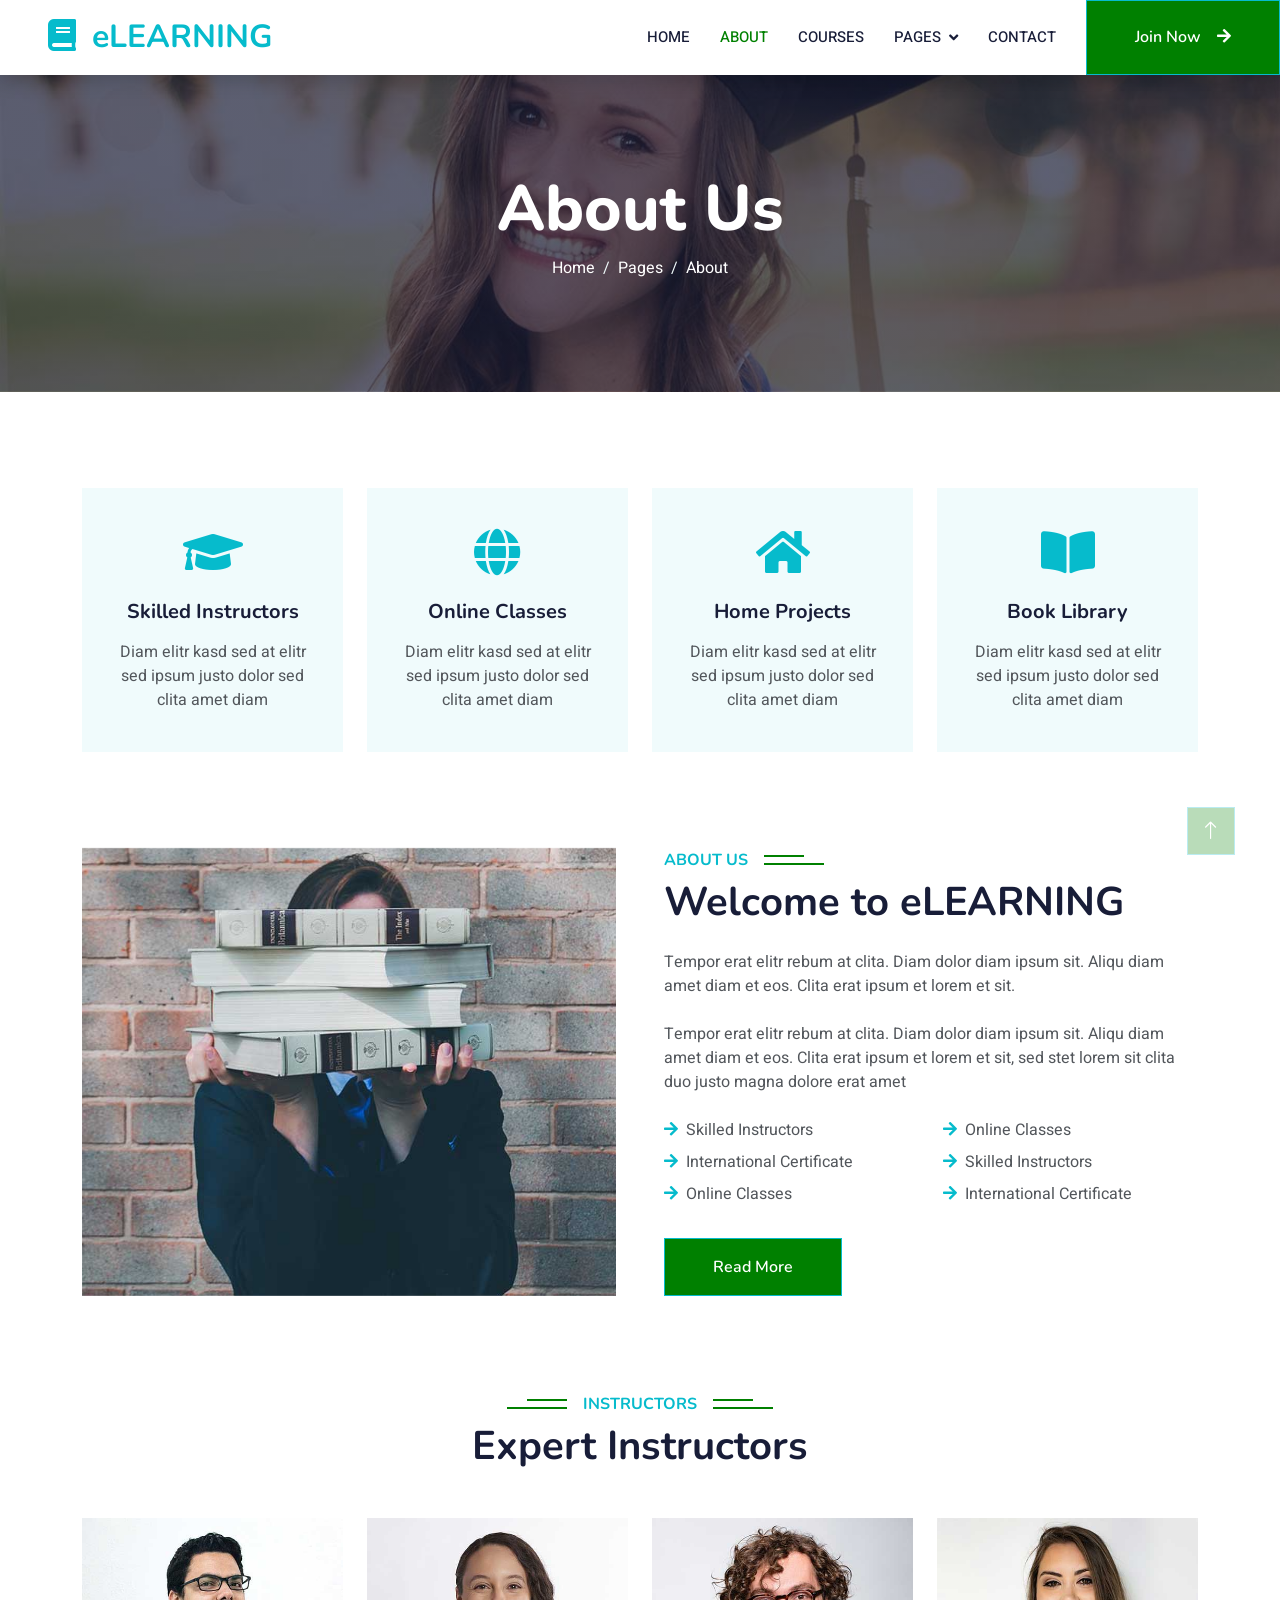
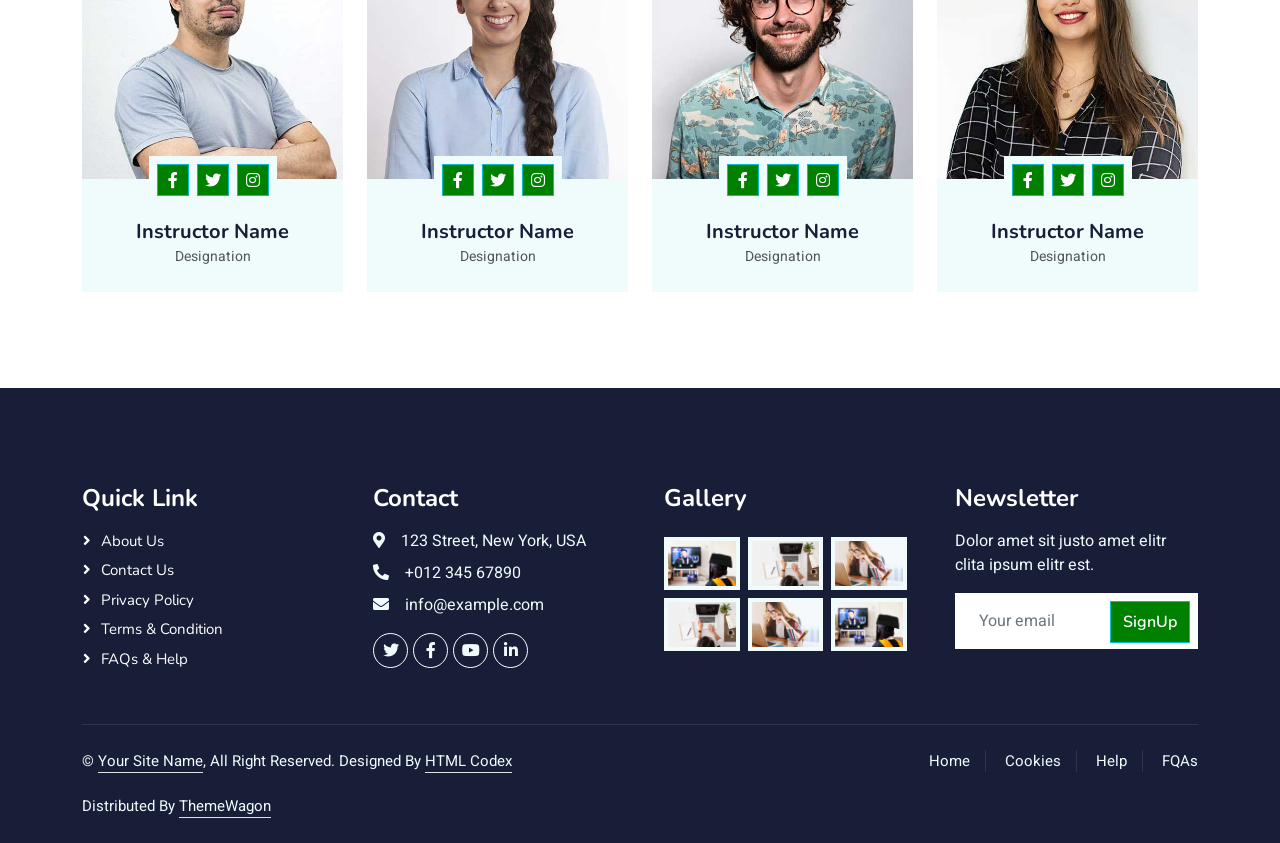
<file: landingpage/about.html>
<!DOCTYPE html>
<html lang="en">

<head>
    <meta charset="utf-8">
    <title>eLEARNING - eLearning HTML Template</title>
    <meta content="width=device-width, initial-scale=1.0" name="viewport">
    <meta content="" name="keywords">
    <meta content="" name="description">

    <!-- Favicon -->
    <link href="img/favicon.ico" rel="icon">

    <!-- Google Web Fonts -->
    <link rel="preconnect" href="https://fonts.googleapis.com">
    <link rel="preconnect" href="https://fonts.gstatic.com" crossorigin>
    <link href="https://fonts.googleapis.com/css2?family=Heebo:wght@400;500;600&family=Nunito:wght@600;700;800&display=swap" rel="stylesheet">

    <!-- Icon Font Stylesheet -->
    <link href="https://cdnjs.cloudflare.com/ajax/libs/font-awesome/5.10.0/css/all.min.css" rel="stylesheet">
    <link href="https://cdn.jsdelivr.net/npm/bootstrap-icons@1.4.1/font/bootstrap-icons.css" rel="stylesheet">

    <!-- Libraries Stylesheet -->
    <link href="lib/animate/animate.min.css" rel="stylesheet">
    <link href="lib/owlcarousel/assets/owl.carousel.min.css" rel="stylesheet">

    <!-- Customized Bootstrap Stylesheet -->
    <link href="css/bootstrap.min.css" rel="stylesheet">

    <!-- Template Stylesheet -->
    <link href="css/style.css" rel="stylesheet">
</head>

<body>
    <!-- Spinner Start -->
    <div id="spinner" class="show bg-white position-fixed translate-middle w-100 vh-100 top-50 start-50 d-flex align-items-center justify-content-center">
        <div class="spinner-border text-primary" style="width: 3rem; height: 3rem;" role="status">
            <span class="sr-only">Loading...</span>
        </div>
    </div>
    <!-- Spinner End -->


    <!-- Navbar Start -->
    <nav class="navbar navbar-expand-lg bg-white navbar-light shadow sticky-top p-0">
        <a href="index.html" class="navbar-brand d-flex align-items-center px-4 px-lg-5">
            <h2 class="m-0 text-primary"><i class="fa fa-book me-3"></i>eLEARNING</h2>
        </a>
        <button type="button" class="navbar-toggler me-4" data-bs-toggle="collapse" data-bs-target="#navbarCollapse">
            <span class="navbar-toggler-icon"></span>
        </button>
        <div class="collapse navbar-collapse" id="navbarCollapse">
            <div class="navbar-nav ms-auto p-4 p-lg-0">
                <a href="index.html" class="nav-item nav-link">Home</a>
                <a href="about.html" class="nav-item nav-link active">About</a>
                <a href="courses.html" class="nav-item nav-link">Courses</a>
                <div class="nav-item dropdown">
                    <a href="#" class="nav-link dropdown-toggle" data-bs-toggle="dropdown">Pages</a>
                    <div class="dropdown-menu fade-down m-0">
                        <a href="team.html" class="dropdown-item">Our Team</a>
                        <a href="testimonial.html" class="dropdown-item">Testimonial</a>
                        <a href="404.html" class="dropdown-item">404 Page</a>
                    </div>
                </div>
                <a href="contact.html" class="nav-item nav-link">Contact</a>
            </div>
            <a href="" class="btn btn-primary py-4 px-lg-5 d-none d-lg-block">Join Now<i class="fa fa-arrow-right ms-3"></i></a>
        </div>
    </nav>
    <!-- Navbar End -->


    <!-- Header Start -->
    <div class="container-fluid bg-primary py-5 mb-5 page-header">
        <div class="container py-5">
            <div class="row justify-content-center">
                <div class="col-lg-10 text-center">
                    <h1 class="display-3 text-white animated slideInDown">About Us</h1>
                    <nav aria-label="breadcrumb">
                        <ol class="breadcrumb justify-content-center">
                            <li class="breadcrumb-item"><a class="text-white" href="#">Home</a></li>
                            <li class="breadcrumb-item"><a class="text-white" href="#">Pages</a></li>
                            <li class="breadcrumb-item text-white active" aria-current="page">About</li>
                        </ol>
                    </nav>
                </div>
            </div>
        </div>
    </div>
    <!-- Header End -->


    <!-- Service Start -->
    <div class="container-xxl py-5">
        <div class="container">
            <div class="row g-4">
                <div class="col-lg-3 col-sm-6 wow fadeInUp" data-wow-delay="0.1s">
                    <div class="service-item text-center pt-3">
                        <div class="p-4">
                            <i class="fa fa-3x fa-graduation-cap text-primary mb-4"></i>
                            <h5 class="mb-3">Skilled Instructors</h5>
                            <p>Diam elitr kasd sed at elitr sed ipsum justo dolor sed clita amet diam</p>
                        </div>
                    </div>
                </div>
                <div class="col-lg-3 col-sm-6 wow fadeInUp" data-wow-delay="0.3s">
                    <div class="service-item text-center pt-3">
                        <div class="p-4">
                            <i class="fa fa-3x fa-globe text-primary mb-4"></i>
                            <h5 class="mb-3">Online Classes</h5>
                            <p>Diam elitr kasd sed at elitr sed ipsum justo dolor sed clita amet diam</p>
                        </div>
                    </div>
                </div>
                <div class="col-lg-3 col-sm-6 wow fadeInUp" data-wow-delay="0.5s">
                    <div class="service-item text-center pt-3">
                        <div class="p-4">
                            <i class="fa fa-3x fa-home text-primary mb-4"></i>
                            <h5 class="mb-3">Home Projects</h5>
                            <p>Diam elitr kasd sed at elitr sed ipsum justo dolor sed clita amet diam</p>
                        </div>
                    </div>
                </div>
                <div class="col-lg-3 col-sm-6 wow fadeInUp" data-wow-delay="0.7s">
                    <div class="service-item text-center pt-3">
                        <div class="p-4">
                            <i class="fa fa-3x fa-book-open text-primary mb-4"></i>
                            <h5 class="mb-3">Book Library</h5>
                            <p>Diam elitr kasd sed at elitr sed ipsum justo dolor sed clita amet diam</p>
                        </div>
                    </div>
                </div>
            </div>
        </div>
    </div>
    <!-- Service End -->


    <!-- About Start -->
    <div class="container-xxl py-5">
        <div class="container">
            <div class="row g-5">
                <div class="col-lg-6 wow fadeInUp" data-wow-delay="0.1s" style="min-height: 400px;">
                    <div class="position-relative h-100">
                        <img class="img-fluid position-absolute w-100 h-100" src="img/about.jpg" alt="" style="object-fit: cover;">
                    </div>
                </div>
                <div class="col-lg-6 wow fadeInUp" data-wow-delay="0.3s">
                    <h6 class="section-title bg-white text-start text-primary pe-3">About Us</h6>
                    <h1 class="mb-4">Welcome to eLEARNING</h1>
                    <p class="mb-4">Tempor erat elitr rebum at clita. Diam dolor diam ipsum sit. Aliqu diam amet diam et eos. Clita erat ipsum et lorem et sit.</p>
                    <p class="mb-4">Tempor erat elitr rebum at clita. Diam dolor diam ipsum sit. Aliqu diam amet diam et eos. Clita erat ipsum et lorem et sit, sed stet lorem sit clita duo justo magna dolore erat amet</p>
                    <div class="row gy-2 gx-4 mb-4">
                        <div class="col-sm-6">
                            <p class="mb-0"><i class="fa fa-arrow-right text-primary me-2"></i>Skilled Instructors</p>
                        </div>
                        <div class="col-sm-6">
                            <p class="mb-0"><i class="fa fa-arrow-right text-primary me-2"></i>Online Classes</p>
                        </div>
                        <div class="col-sm-6">
                            <p class="mb-0"><i class="fa fa-arrow-right text-primary me-2"></i>International Certificate</p>
                        </div>
                        <div class="col-sm-6">
                            <p class="mb-0"><i class="fa fa-arrow-right text-primary me-2"></i>Skilled Instructors</p>
                        </div>
                        <div class="col-sm-6">
                            <p class="mb-0"><i class="fa fa-arrow-right text-primary me-2"></i>Online Classes</p>
                        </div>
                        <div class="col-sm-6">
                            <p class="mb-0"><i class="fa fa-arrow-right text-primary me-2"></i>International Certificate</p>
                        </div>
                    </div>
                    <a class="btn btn-primary py-3 px-5 mt-2" href="">Read More</a>
                </div>
            </div>
        </div>
    </div>
    <!-- About End -->


    <!-- Team Start -->
    <div class="container-xxl py-5">
        <div class="container">
            <div class="text-center wow fadeInUp" data-wow-delay="0.1s">
                <h6 class="section-title bg-white text-center text-primary px-3">Instructors</h6>
                <h1 class="mb-5">Expert Instructors</h1>
            </div>
            <div class="row g-4">
                <div class="col-lg-3 col-md-6 wow fadeInUp" data-wow-delay="0.1s">
                    <div class="team-item bg-light">
                        <div class="overflow-hidden">
                            <img class="img-fluid" src="img/team-1.jpg" alt="">
                        </div>
                        <div class="position-relative d-flex justify-content-center" style="margin-top: -23px;">
                            <div class="bg-light d-flex justify-content-center pt-2 px-1">
                                <a class="btn btn-sm-square btn-primary mx-1" href=""><i class="fab fa-facebook-f"></i></a>
                                <a class="btn btn-sm-square btn-primary mx-1" href=""><i class="fab fa-twitter"></i></a>
                                <a class="btn btn-sm-square btn-primary mx-1" href=""><i class="fab fa-instagram"></i></a>
                            </div>
                        </div>
                        <div class="text-center p-4">
                            <h5 class="mb-0">Instructor Name</h5>
                            <small>Designation</small>
                        </div>
                    </div>
                </div>
                <div class="col-lg-3 col-md-6 wow fadeInUp" data-wow-delay="0.3s">
                    <div class="team-item bg-light">
                        <div class="overflow-hidden">
                            <img class="img-fluid" src="img/team-2.jpg" alt="">
                        </div>
                        <div class="position-relative d-flex justify-content-center" style="margin-top: -23px;">
                            <div class="bg-light d-flex justify-content-center pt-2 px-1">
                                <a class="btn btn-sm-square btn-primary mx-1" href=""><i class="fab fa-facebook-f"></i></a>
                                <a class="btn btn-sm-square btn-primary mx-1" href=""><i class="fab fa-twitter"></i></a>
                                <a class="btn btn-sm-square btn-primary mx-1" href=""><i class="fab fa-instagram"></i></a>
                            </div>
                        </div>
                        <div class="text-center p-4">
                            <h5 class="mb-0">Instructor Name</h5>
                            <small>Designation</small>
                        </div>
                    </div>
                </div>
                <div class="col-lg-3 col-md-6 wow fadeInUp" data-wow-delay="0.5s">
                    <div class="team-item bg-light">
                        <div class="overflow-hidden">
                            <img class="img-fluid" src="img/team-3.jpg" alt="">
                        </div>
                        <div class="position-relative d-flex justify-content-center" style="margin-top: -23px;">
                            <div class="bg-light d-flex justify-content-center pt-2 px-1">
                                <a class="btn btn-sm-square btn-primary mx-1" href=""><i class="fab fa-facebook-f"></i></a>
                                <a class="btn btn-sm-square btn-primary mx-1" href=""><i class="fab fa-twitter"></i></a>
                                <a class="btn btn-sm-square btn-primary mx-1" href=""><i class="fab fa-instagram"></i></a>
                            </div>
                        </div>
                        <div class="text-center p-4">
                            <h5 class="mb-0">Instructor Name</h5>
                            <small>Designation</small>
                        </div>
                    </div>
                </div>
                <div class="col-lg-3 col-md-6 wow fadeInUp" data-wow-delay="0.7s">
                    <div class="team-item bg-light">
                        <div class="overflow-hidden">
                            <img class="img-fluid" src="img/team-4.jpg" alt="">
                        </div>
                        <div class="position-relative d-flex justify-content-center" style="margin-top: -23px;">
                            <div class="bg-light d-flex justify-content-center pt-2 px-1">
                                <a class="btn btn-sm-square btn-primary mx-1" href=""><i class="fab fa-facebook-f"></i></a>
                                <a class="btn btn-sm-square btn-primary mx-1" href=""><i class="fab fa-twitter"></i></a>
                                <a class="btn btn-sm-square btn-primary mx-1" href=""><i class="fab fa-instagram"></i></a>
                            </div>
                        </div>
                        <div class="text-center p-4">
                            <h5 class="mb-0">Instructor Name</h5>
                            <small>Designation</small>
                        </div>
                    </div>
                </div>
            </div>
        </div>
    </div>
    <!-- Team End -->
        

    <!-- Footer Start -->
    <div class="container-fluid bg-dark text-light footer pt-5 mt-5 wow fadeIn" data-wow-delay="0.1s">
        <div class="container py-5">
            <div class="row g-5">
                <div class="col-lg-3 col-md-6">
                    <h4 class="text-white mb-3">Quick Link</h4>
                    <a class="btn btn-link" href="">About Us</a>
                    <a class="btn btn-link" href="">Contact Us</a>
                    <a class="btn btn-link" href="">Privacy Policy</a>
                    <a class="btn btn-link" href="">Terms & Condition</a>
                    <a class="btn btn-link" href="">FAQs & Help</a>
                </div>
                <div class="col-lg-3 col-md-6">
                    <h4 class="text-white mb-3">Contact</h4>
                    <p class="mb-2"><i class="fa fa-map-marker-alt me-3"></i>123 Street, New York, USA</p>
                    <p class="mb-2"><i class="fa fa-phone-alt me-3"></i>+012 345 67890</p>
                    <p class="mb-2"><i class="fa fa-envelope me-3"></i>info@example.com</p>
                    <div class="d-flex pt-2">
                        <a class="btn btn-outline-light btn-social" href=""><i class="fab fa-twitter"></i></a>
                        <a class="btn btn-outline-light btn-social" href=""><i class="fab fa-facebook-f"></i></a>
                        <a class="btn btn-outline-light btn-social" href=""><i class="fab fa-youtube"></i></a>
                        <a class="btn btn-outline-light btn-social" href=""><i class="fab fa-linkedin-in"></i></a>
                    </div>
                </div>
                <div class="col-lg-3 col-md-6">
                    <h4 class="text-white mb-3">Gallery</h4>
                    <div class="row g-2 pt-2">
                        <div class="col-4">
                            <img class="img-fluid bg-light p-1" src="img/course-1.jpg" alt="">
                        </div>
                        <div class="col-4">
                            <img class="img-fluid bg-light p-1" src="img/course-2.jpg" alt="">
                        </div>
                        <div class="col-4">
                            <img class="img-fluid bg-light p-1" src="img/course-3.jpg" alt="">
                        </div>
                        <div class="col-4">
                            <img class="img-fluid bg-light p-1" src="img/course-2.jpg" alt="">
                        </div>
                        <div class="col-4">
                            <img class="img-fluid bg-light p-1" src="img/course-3.jpg" alt="">
                        </div>
                        <div class="col-4">
                            <img class="img-fluid bg-light p-1" src="img/course-1.jpg" alt="">
                        </div>
                    </div>
                </div>
                <div class="col-lg-3 col-md-6">
                    <h4 class="text-white mb-3">Newsletter</h4>
                    <p>Dolor amet sit justo amet elitr clita ipsum elitr est.</p>
                    <div class="position-relative mx-auto" style="max-width: 400px;">
                        <input class="form-control border-0 w-100 py-3 ps-4 pe-5" type="text" placeholder="Your email">
                        <button type="button" class="btn btn-primary py-2 position-absolute top-0 end-0 mt-2 me-2">SignUp</button>
                    </div>
                </div>
            </div>
        </div>
        <div class="container">
            <div class="copyright">
                <div class="row">
                    <div class="col-md-6 text-center text-md-start mb-3 mb-md-0">
                        &copy; <a class="border-bottom" href="#">Your Site Name</a>, All Right Reserved.

                        <!--/*** This template is free as long as you keep the footer author’s credit link/attribution link/backlink. If you'd like to use the template without the footer author’s credit link/attribution link/backlink, you can purchase the Credit Removal License from "https://htmlcodex.com/credit-removal". Thank you for your support. ***/-->
                        Designed By <a class="border-bottom" href="https://htmlcodex.com">HTML Codex</a><br><br>
                        Distributed By <a class="border-bottom" href="https://themewagon.com">ThemeWagon</a>
                    </div>
                    <div class="col-md-6 text-center text-md-end">
                        <div class="footer-menu">
                            <a href="">Home</a>
                            <a href="">Cookies</a>
                            <a href="">Help</a>
                            <a href="">FQAs</a>
                        </div>
                    </div>
                </div>
            </div>
        </div>
    </div>
    <!-- Footer End -->


    <!-- Back to Top -->
    <a href="#" class="btn btn-lg btn-primary btn-lg-square back-to-top"><i class="bi bi-arrow-up"></i></a>


    <!-- JavaScript Libraries -->
    <script src="https://code.jquery.com/jquery-3.4.1.min.js"></script>
    <script src="https://cdn.jsdelivr.net/npm/bootstrap@5.0.0/dist/js/bootstrap.bundle.min.js"></script>
    <script src="lib/wow/wow.min.js"></script>
    <script src="lib/easing/easing.min.js"></script>
    <script src="lib/waypoints/waypoints.min.js"></script>
    <script src="lib/owlcarousel/owl.carousel.min.js"></script>

    <!-- Template Javascript -->
    <script src="js/main.js"></script>
</body>

</html>
</file>
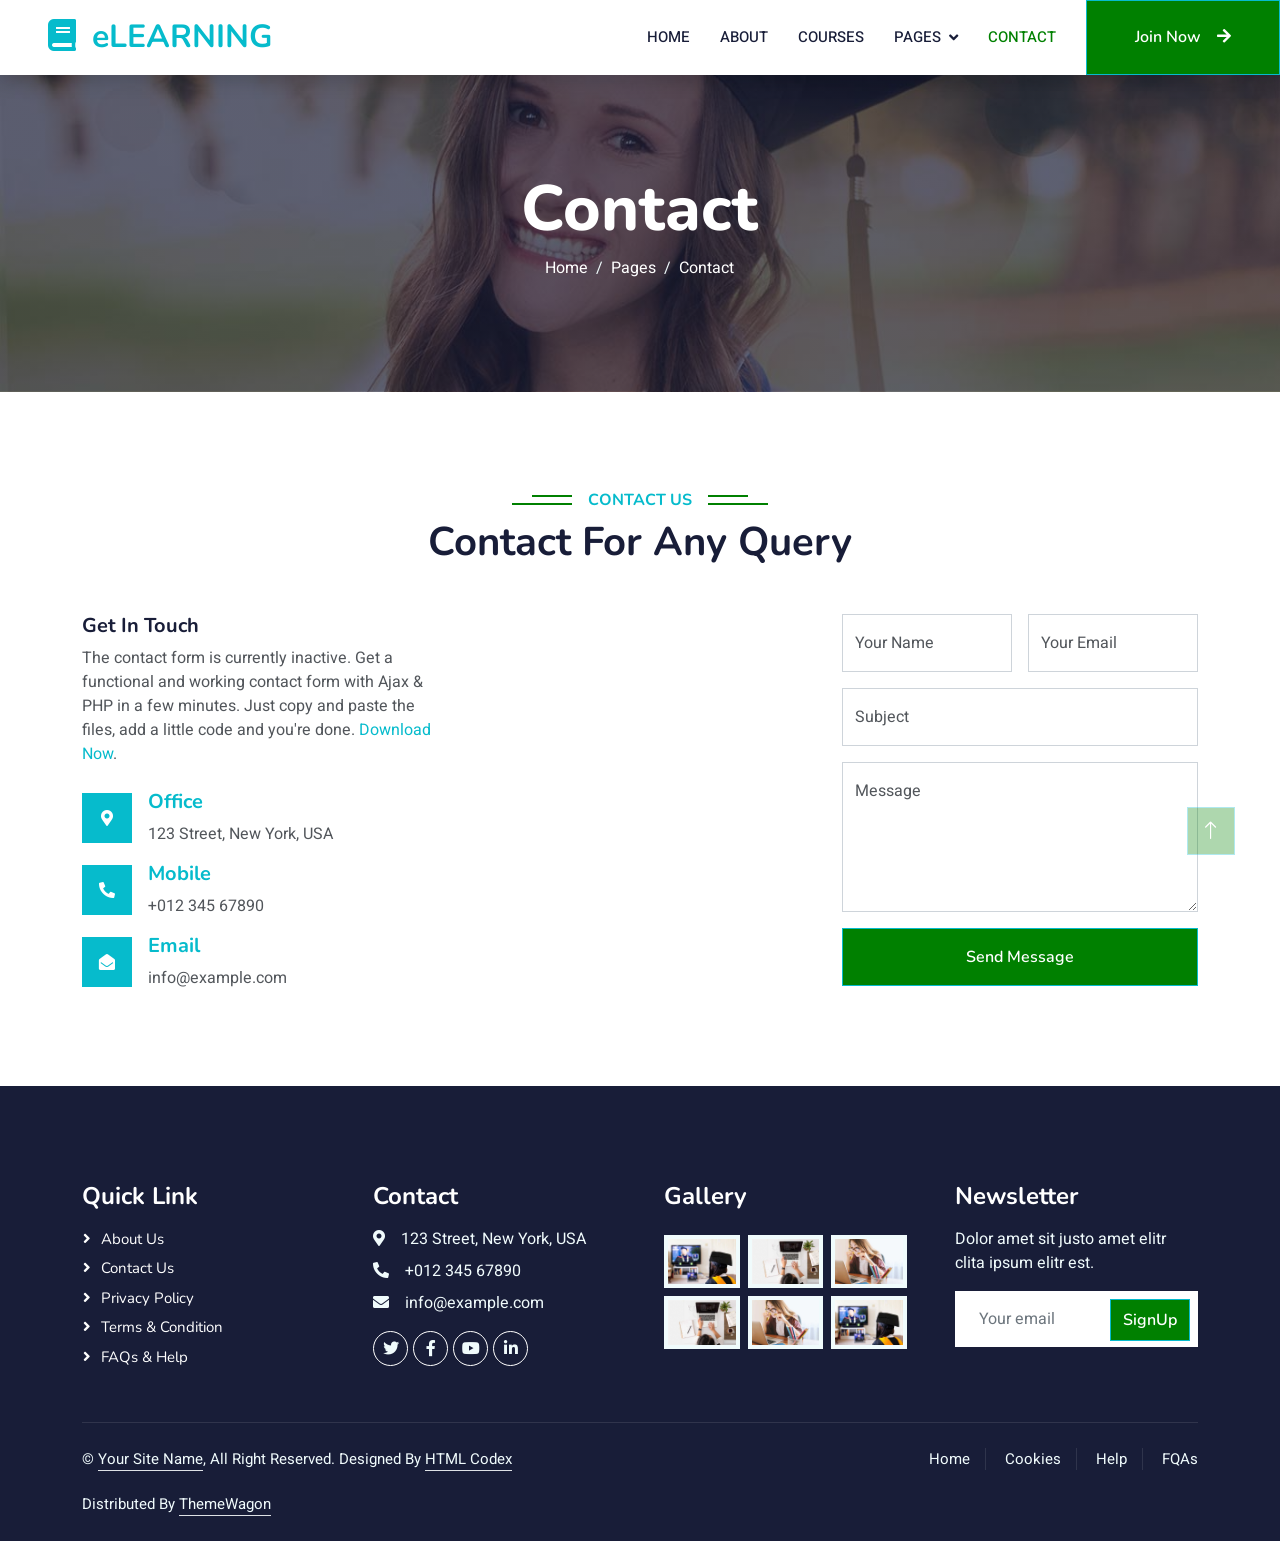
<file: landingpage/contact.html>
<!DOCTYPE html>
<html lang="en">

<head>
    <meta charset="utf-8">
    <title>eLEARNING - eLearning HTML Template</title>
    <meta content="width=device-width, initial-scale=1.0" name="viewport">
    <meta content="" name="keywords">
    <meta content="" name="description">

    <!-- Favicon -->
    <link href="img/favicon.ico" rel="icon">

    <!-- Google Web Fonts -->
    <link rel="preconnect" href="https://fonts.googleapis.com">
    <link rel="preconnect" href="https://fonts.gstatic.com" crossorigin>
    <link href="https://fonts.googleapis.com/css2?family=Heebo:wght@400;500;600&family=Nunito:wght@600;700;800&display=swap" rel="stylesheet">

    <!-- Icon Font Stylesheet -->
    <link href="https://cdnjs.cloudflare.com/ajax/libs/font-awesome/5.10.0/css/all.min.css" rel="stylesheet">
    <link href="https://cdn.jsdelivr.net/npm/bootstrap-icons@1.4.1/font/bootstrap-icons.css" rel="stylesheet">

    <!-- Libraries Stylesheet -->
    <link href="lib/animate/animate.min.css" rel="stylesheet">
    <link href="lib/owlcarousel/assets/owl.carousel.min.css" rel="stylesheet">

    <!-- Customized Bootstrap Stylesheet -->
    <link href="css/bootstrap.min.css" rel="stylesheet">

    <!-- Template Stylesheet -->
    <link href="css/style.css" rel="stylesheet">
</head>

<body>
    <!-- Spinner Start -->
    <div id="spinner" class="show bg-white position-fixed translate-middle w-100 vh-100 top-50 start-50 d-flex align-items-center justify-content-center">
        <div class="spinner-border text-primary" style="width: 3rem; height: 3rem;" role="status">
            <span class="sr-only">Loading...</span>
        </div>
    </div>
    <!-- Spinner End -->


    <!-- Navbar Start -->
    <nav class="navbar navbar-expand-lg bg-white navbar-light shadow sticky-top p-0">
        <a href="index.html" class="navbar-brand d-flex align-items-center px-4 px-lg-5">
            <h2 class="m-0 text-primary"><i class="fa fa-book me-3"></i>eLEARNING</h2>
        </a>
        <button type="button" class="navbar-toggler me-4" data-bs-toggle="collapse" data-bs-target="#navbarCollapse">
            <span class="navbar-toggler-icon"></span>
        </button>
        <div class="collapse navbar-collapse" id="navbarCollapse">
            <div class="navbar-nav ms-auto p-4 p-lg-0">
                <a href="index.html" class="nav-item nav-link">Home</a>
                <a href="about.html" class="nav-item nav-link">About</a>
                <a href="courses.html" class="nav-item nav-link">Courses</a>
                <div class="nav-item dropdown">
                    <a href="#" class="nav-link dropdown-toggle" data-bs-toggle="dropdown">Pages</a>
                    <div class="dropdown-menu fade-down m-0">
                        <a href="team.html" class="dropdown-item">Our Team</a>
                        <a href="testimonial.html" class="dropdown-item">Testimonial</a>
                        <a href="404.html" class="dropdown-item">404 Page</a>
                    </div>
                </div>
                <a href="contact.html" class="nav-item nav-link active">Contact</a>
            </div>
            <a href="" class="btn btn-primary py-4 px-lg-5 d-none d-lg-block">Join Now<i class="fa fa-arrow-right ms-3"></i></a>
        </div>
    </nav>
    <!-- Navbar End -->


    <!-- Header Start -->
    <div class="container-fluid bg-primary py-5 mb-5 page-header">
        <div class="container py-5">
            <div class="row justify-content-center">
                <div class="col-lg-10 text-center">
                    <h1 class="display-3 text-white animated slideInDown">Contact</h1>
                    <nav aria-label="breadcrumb">
                        <ol class="breadcrumb justify-content-center">
                            <li class="breadcrumb-item"><a class="text-white" href="#">Home</a></li>
                            <li class="breadcrumb-item"><a class="text-white" href="#">Pages</a></li>
                            <li class="breadcrumb-item text-white active" aria-current="page">Contact</li>
                        </ol>
                    </nav>
                </div>
            </div>
        </div>
    </div>
    <!-- Header End -->


    <!-- Contact Start -->
    <div class="container-xxl py-5">
        <div class="container">
            <div class="text-center wow fadeInUp" data-wow-delay="0.1s">
                <h6 class="section-title bg-white text-center text-primary px-3">Contact Us</h6>
                <h1 class="mb-5">Contact For Any Query</h1>
            </div>
            <div class="row g-4">
                <div class="col-lg-4 col-md-6 wow fadeInUp" data-wow-delay="0.1s">
                    <h5>Get In Touch</h5>
                    <p class="mb-4">The contact form is currently inactive. Get a functional and working contact form with Ajax & PHP in a few minutes. Just copy and paste the files, add a little code and you're done. <a href="https://htmlcodex.com/contact-form">Download Now</a>.</p>
                    <div class="d-flex align-items-center mb-3">
                        <div class="d-flex align-items-center justify-content-center flex-shrink-0 bg-primary" style="width: 50px; height: 50px;">
                            <i class="fa fa-map-marker-alt text-white"></i>
                        </div>
                        <div class="ms-3">
                            <h5 class="text-primary">Office</h5>
                            <p class="mb-0">123 Street, New York, USA</p>
                        </div>
                    </div>
                    <div class="d-flex align-items-center mb-3">
                        <div class="d-flex align-items-center justify-content-center flex-shrink-0 bg-primary" style="width: 50px; height: 50px;">
                            <i class="fa fa-phone-alt text-white"></i>
                        </div>
                        <div class="ms-3">
                            <h5 class="text-primary">Mobile</h5>
                            <p class="mb-0">+012 345 67890</p>
                        </div>
                    </div>
                    <div class="d-flex align-items-center">
                        <div class="d-flex align-items-center justify-content-center flex-shrink-0 bg-primary" style="width: 50px; height: 50px;">
                            <i class="fa fa-envelope-open text-white"></i>
                        </div>
                        <div class="ms-3">
                            <h5 class="text-primary">Email</h5>
                            <p class="mb-0">info@example.com</p>
                        </div>
                    </div>
                </div>
                <div class="col-lg-4 col-md-6 wow fadeInUp" data-wow-delay="0.3s">
                    <iframe class="position-relative rounded w-100 h-100"
                        src="https://www.google.com/maps/embed?pb=!1m18!1m12!1m3!1d3001156.4288297426!2d-78.01371936852176!3d42.72876761954724!2m3!1f0!2f0!3f0!3m2!1i1024!2i768!4f13.1!3m3!1m2!1s0x4ccc4bf0f123a5a9%3A0xddcfc6c1de189567!2sNew%20York%2C%20USA!5e0!3m2!1sen!2sbd!4v1603794290143!5m2!1sen!2sbd"
                        frameborder="0" style="min-height: 300px; border:0;" allowfullscreen="" aria-hidden="false"
                        tabindex="0"></iframe>
                </div>
                <div class="col-lg-4 col-md-12 wow fadeInUp" data-wow-delay="0.5s">
                    <form>
                        <div class="row g-3">
                            <div class="col-md-6">
                                <div class="form-floating">
                                    <input type="text" class="form-control" id="name" placeholder="Your Name">
                                    <label for="name">Your Name</label>
                                </div>
                            </div>
                            <div class="col-md-6">
                                <div class="form-floating">
                                    <input type="email" class="form-control" id="email" placeholder="Your Email">
                                    <label for="email">Your Email</label>
                                </div>
                            </div>
                            <div class="col-12">
                                <div class="form-floating">
                                    <input type="text" class="form-control" id="subject" placeholder="Subject">
                                    <label for="subject">Subject</label>
                                </div>
                            </div>
                            <div class="col-12">
                                <div class="form-floating">
                                    <textarea class="form-control" placeholder="Leave a message here" id="message" style="height: 150px"></textarea>
                                    <label for="message">Message</label>
                                </div>
                            </div>
                            <div class="col-12">
                                <button class="btn btn-primary w-100 py-3" type="submit">Send Message</button>
                            </div>
                        </div>
                    </form>
                </div>
            </div>
        </div>
    </div>
    <!-- Contact End -->


    <!-- Footer Start -->
    <div class="container-fluid bg-dark text-light footer pt-5 mt-5 wow fadeIn" data-wow-delay="0.1s">
        <div class="container py-5">
            <div class="row g-5">
                <div class="col-lg-3 col-md-6">
                    <h4 class="text-white mb-3">Quick Link</h4>
                    <a class="btn btn-link" href="">About Us</a>
                    <a class="btn btn-link" href="">Contact Us</a>
                    <a class="btn btn-link" href="">Privacy Policy</a>
                    <a class="btn btn-link" href="">Terms & Condition</a>
                    <a class="btn btn-link" href="">FAQs & Help</a>
                </div>
                <div class="col-lg-3 col-md-6">
                    <h4 class="text-white mb-3">Contact</h4>
                    <p class="mb-2"><i class="fa fa-map-marker-alt me-3"></i>123 Street, New York, USA</p>
                    <p class="mb-2"><i class="fa fa-phone-alt me-3"></i>+012 345 67890</p>
                    <p class="mb-2"><i class="fa fa-envelope me-3"></i>info@example.com</p>
                    <div class="d-flex pt-2">
                        <a class="btn btn-outline-light btn-social" href=""><i class="fab fa-twitter"></i></a>
                        <a class="btn btn-outline-light btn-social" href=""><i class="fab fa-facebook-f"></i></a>
                        <a class="btn btn-outline-light btn-social" href=""><i class="fab fa-youtube"></i></a>
                        <a class="btn btn-outline-light btn-social" href=""><i class="fab fa-linkedin-in"></i></a>
                    </div>
                </div>
                <div class="col-lg-3 col-md-6">
                    <h4 class="text-white mb-3">Gallery</h4>
                    <div class="row g-2 pt-2">
                        <div class="col-4">
                            <img class="img-fluid bg-light p-1" src="img/course-1.jpg" alt="">
                        </div>
                        <div class="col-4">
                            <img class="img-fluid bg-light p-1" src="img/course-2.jpg" alt="">
                        </div>
                        <div class="col-4">
                            <img class="img-fluid bg-light p-1" src="img/course-3.jpg" alt="">
                        </div>
                        <div class="col-4">
                            <img class="img-fluid bg-light p-1" src="img/course-2.jpg" alt="">
                        </div>
                        <div class="col-4">
                            <img class="img-fluid bg-light p-1" src="img/course-3.jpg" alt="">
                        </div>
                        <div class="col-4">
                            <img class="img-fluid bg-light p-1" src="img/course-1.jpg" alt="">
                        </div>
                    </div>
                </div>
                <div class="col-lg-3 col-md-6">
                    <h4 class="text-white mb-3">Newsletter</h4>
                    <p>Dolor amet sit justo amet elitr clita ipsum elitr est.</p>
                    <div class="position-relative mx-auto" style="max-width: 400px;">
                        <input class="form-control border-0 w-100 py-3 ps-4 pe-5" type="text" placeholder="Your email">
                        <button type="button" class="btn btn-primary py-2 position-absolute top-0 end-0 mt-2 me-2">SignUp</button>
                    </div>
                </div>
            </div>
        </div>
        <div class="container">
            <div class="copyright">
                <div class="row">
                    <div class="col-md-6 text-center text-md-start mb-3 mb-md-0">
                        &copy; <a class="border-bottom" href="#">Your Site Name</a>, All Right Reserved.

                        <!--/*** This template is free as long as you keep the footer author’s credit link/attribution link/backlink. If you'd like to use the template without the footer author’s credit link/attribution link/backlink, you can purchase the Credit Removal License from "https://htmlcodex.com/credit-removal". Thank you for your support. ***/-->
                        Designed By <a class="border-bottom" href="https://htmlcodex.com">HTML Codex</a><br><br>
                        Distributed By <a class="border-bottom" href="https://themewagon.com">ThemeWagon</a>
                    </div>
                    <div class="col-md-6 text-center text-md-end">
                        <div class="footer-menu">
                            <a href="">Home</a>
                            <a href="">Cookies</a>
                            <a href="">Help</a>
                            <a href="">FQAs</a>
                        </div>
                    </div>
                </div>
            </div>
        </div>
    </div>
    <!-- Footer End -->


    <!-- Back to Top -->
    <a href="#" class="btn btn-lg btn-primary btn-lg-square back-to-top"><i class="bi bi-arrow-up"></i></a>


    <!-- JavaScript Libraries -->
    <script src="https://code.jquery.com/jquery-3.4.1.min.js"></script>
    <script src="https://cdn.jsdelivr.net/npm/bootstrap@5.0.0/dist/js/bootstrap.bundle.min.js"></script>
    <script src="lib/wow/wow.min.js"></script>
    <script src="lib/easing/easing.min.js"></script>
    <script src="lib/waypoints/waypoints.min.js"></script>
    <script src="lib/owlcarousel/owl.carousel.min.js"></script>

    <!-- Template Javascript -->
    <script src="js/main.js"></script>
</body>

</html>
</file>
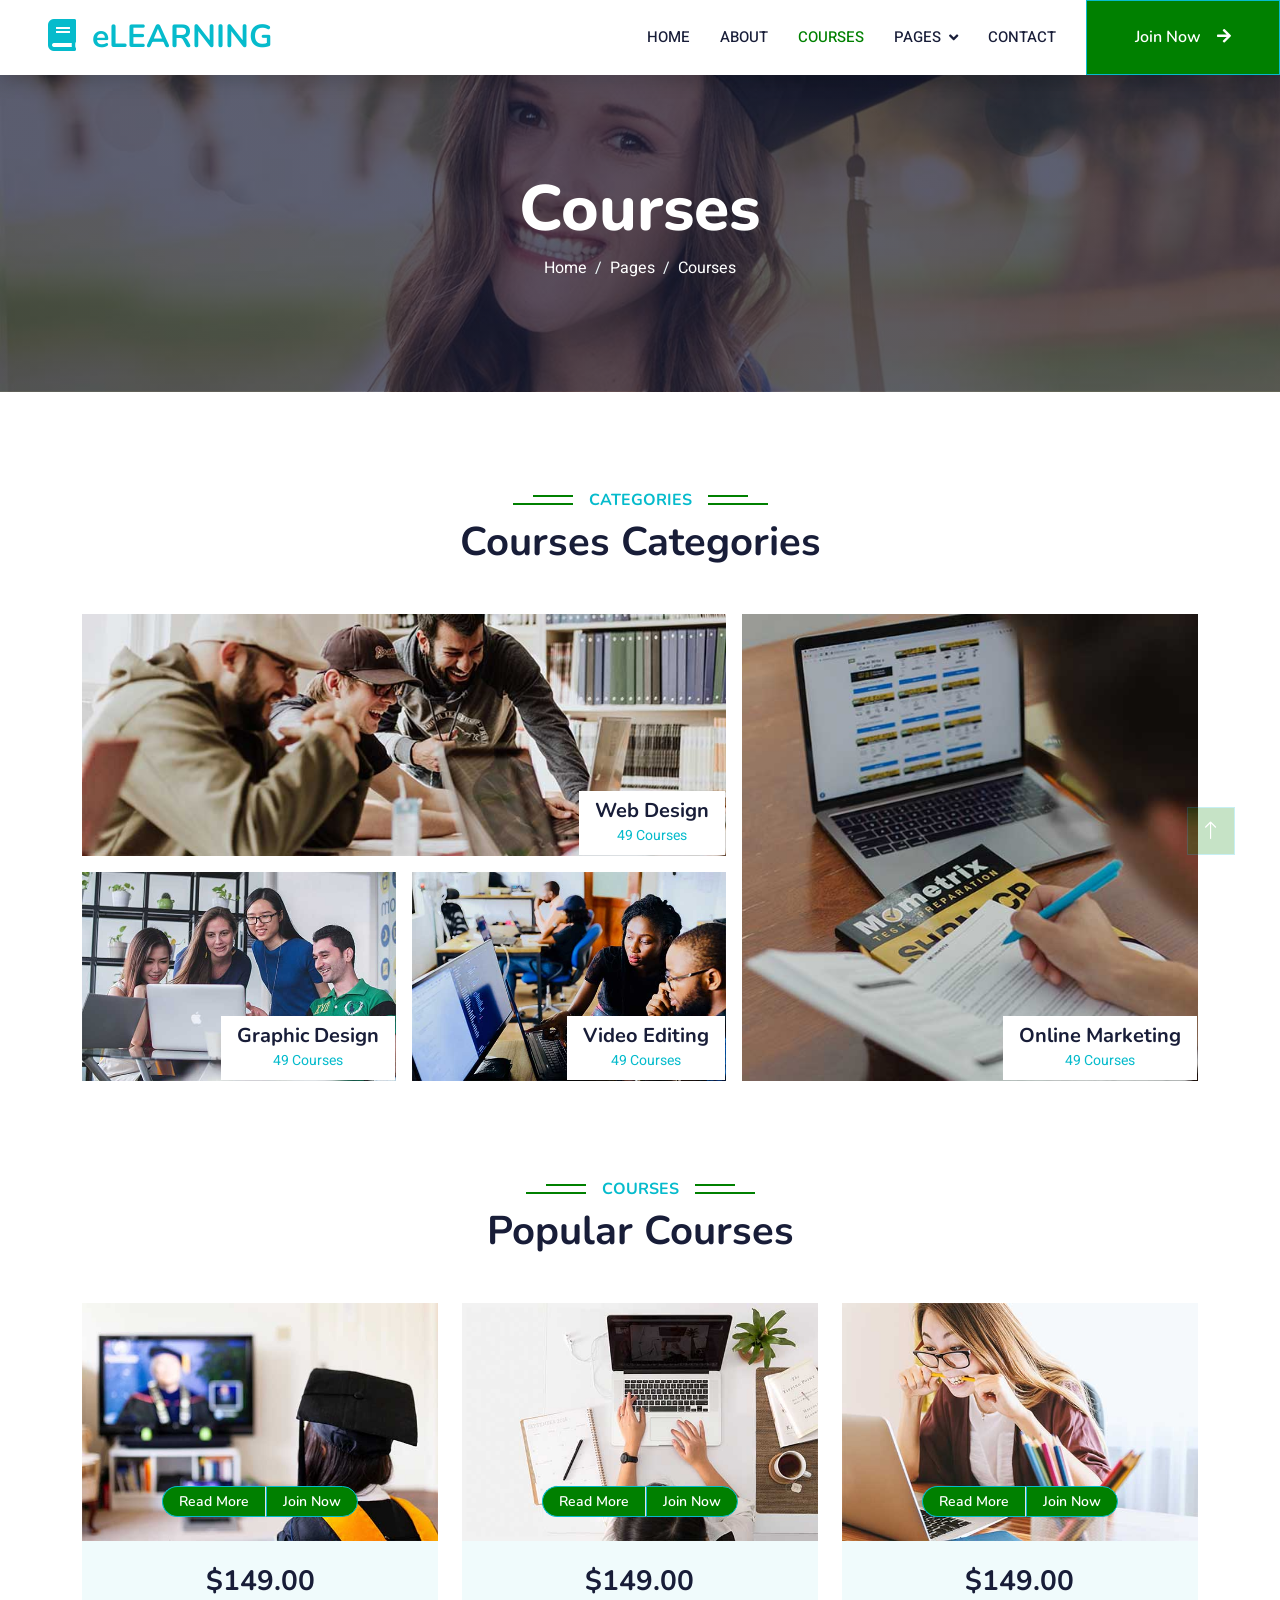
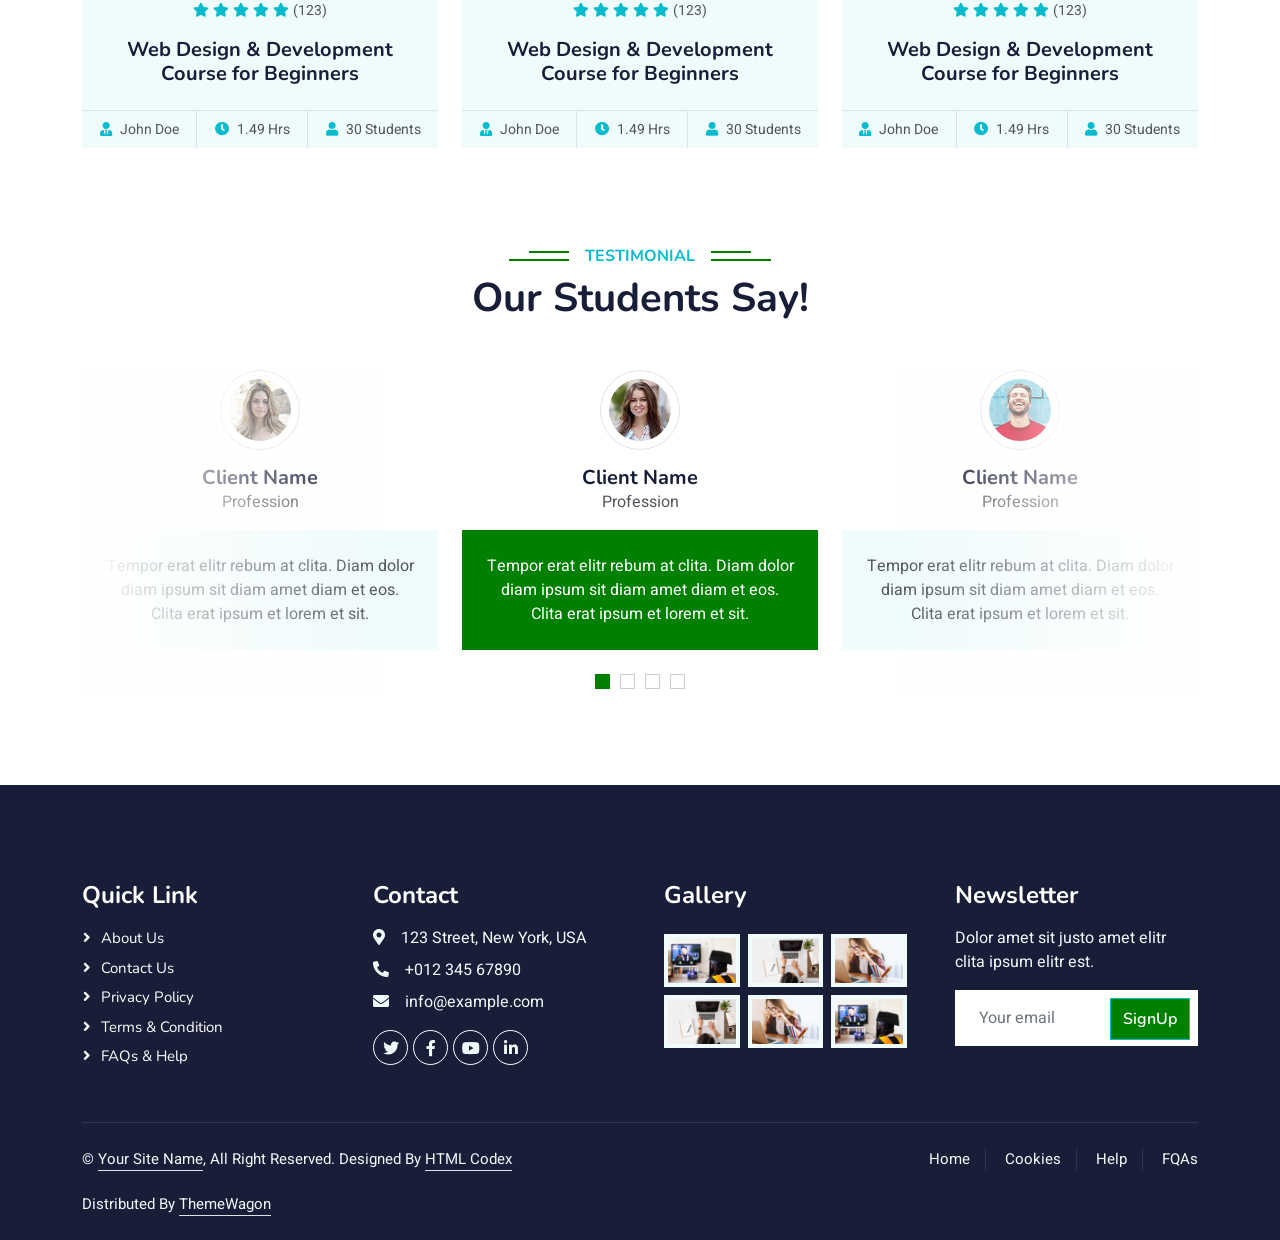
<file: landingpage/courses.html>
<!DOCTYPE html>
<html lang="en">

<head>
    <meta charset="utf-8">
    <title>eLEARNING - eLearning HTML Template</title>
    <meta content="width=device-width, initial-scale=1.0" name="viewport">
    <meta content="" name="keywords">
    <meta content="" name="description">

    <!-- Favicon -->
    <link href="img/favicon.ico" rel="icon">

    <!-- Google Web Fonts -->
    <link rel="preconnect" href="https://fonts.googleapis.com">
    <link rel="preconnect" href="https://fonts.gstatic.com" crossorigin>
    <link href="https://fonts.googleapis.com/css2?family=Heebo:wght@400;500;600&family=Nunito:wght@600;700;800&display=swap" rel="stylesheet">

    <!-- Icon Font Stylesheet -->
    <link href="https://cdnjs.cloudflare.com/ajax/libs/font-awesome/5.10.0/css/all.min.css" rel="stylesheet">
    <link href="https://cdn.jsdelivr.net/npm/bootstrap-icons@1.4.1/font/bootstrap-icons.css" rel="stylesheet">

    <!-- Libraries Stylesheet -->
    <link href="lib/animate/animate.min.css" rel="stylesheet">
    <link href="lib/owlcarousel/assets/owl.carousel.min.css" rel="stylesheet">

    <!-- Customized Bootstrap Stylesheet -->
    <link href="css/bootstrap.min.css" rel="stylesheet">

    <!-- Template Stylesheet -->
    <link href="css/style.css" rel="stylesheet">
</head>

<body>
    <!-- Spinner Start -->
    <div id="spinner" class="show bg-white position-fixed translate-middle w-100 vh-100 top-50 start-50 d-flex align-items-center justify-content-center">
        <div class="spinner-border text-primary" style="width: 3rem; height: 3rem;" role="status">
            <span class="sr-only">Loading...</span>
        </div>
    </div>
    <!-- Spinner End -->


    <!-- Navbar Start -->
    <nav class="navbar navbar-expand-lg bg-white navbar-light shadow sticky-top p-0">
        <a href="index.html" class="navbar-brand d-flex align-items-center px-4 px-lg-5">
            <h2 class="m-0 text-primary"><i class="fa fa-book me-3"></i>eLEARNING</h2>
        </a>
        <button type="button" class="navbar-toggler me-4" data-bs-toggle="collapse" data-bs-target="#navbarCollapse">
            <span class="navbar-toggler-icon"></span>
        </button>
        <div class="collapse navbar-collapse" id="navbarCollapse">
            <div class="navbar-nav ms-auto p-4 p-lg-0">
                <a href="index.html" class="nav-item nav-link">Home</a>
                <a href="about.html" class="nav-item nav-link">About</a>
                <a href="courses.html" class="nav-item nav-link active">Courses</a>
                <div class="nav-item dropdown">
                    <a href="#" class="nav-link dropdown-toggle" data-bs-toggle="dropdown">Pages</a>
                    <div class="dropdown-menu fade-down m-0">
                        <a href="team.html" class="dropdown-item">Our Team</a>
                        <a href="testimonial.html" class="dropdown-item">Testimonial</a>
                        <a href="404.html" class="dropdown-item">404 Page</a>
                    </div>
                </div>
                <a href="contact.html" class="nav-item nav-link">Contact</a>
            </div>
            <a href="" class="btn btn-primary py-4 px-lg-5 d-none d-lg-block">Join Now<i class="fa fa-arrow-right ms-3"></i></a>
        </div>
    </nav>
    <!-- Navbar End -->


    <!-- Header Start -->
    <div class="container-fluid bg-primary py-5 mb-5 page-header">
        <div class="container py-5">
            <div class="row justify-content-center">
                <div class="col-lg-10 text-center">
                    <h1 class="display-3 text-white animated slideInDown">Courses</h1>
                    <nav aria-label="breadcrumb">
                        <ol class="breadcrumb justify-content-center">
                            <li class="breadcrumb-item"><a class="text-white" href="#">Home</a></li>
                            <li class="breadcrumb-item"><a class="text-white" href="#">Pages</a></li>
                            <li class="breadcrumb-item text-white active" aria-current="page">Courses</li>
                        </ol>
                    </nav>
                </div>
            </div>
        </div>
    </div>
    <!-- Header End -->


    <!-- Categories Start -->
    <div class="container-xxl py-5 category">
        <div class="container">
            <div class="text-center wow fadeInUp" data-wow-delay="0.1s">
                <h6 class="section-title bg-white text-center text-primary px-3">Categories</h6>
                <h1 class="mb-5">Courses Categories</h1>
            </div>
            <div class="row g-3">
                <div class="col-lg-7 col-md-6">
                    <div class="row g-3">
                        <div class="col-lg-12 col-md-12 wow zoomIn" data-wow-delay="0.1s">
                            <a class="position-relative d-block overflow-hidden" href="">
                                <img class="img-fluid" src="img/cat-1.jpg" alt="">
                                <div class="bg-white text-center position-absolute bottom-0 end-0 py-2 px-3" style="margin: 1px;">
                                    <h5 class="m-0">Web Design</h5>
                                    <small class="text-primary">49 Courses</small>
                                </div>
                            </a>
                        </div>
                        <div class="col-lg-6 col-md-12 wow zoomIn" data-wow-delay="0.3s">
                            <a class="position-relative d-block overflow-hidden" href="">
                                <img class="img-fluid" src="img/cat-2.jpg" alt="">
                                <div class="bg-white text-center position-absolute bottom-0 end-0 py-2 px-3" style="margin: 1px;">
                                    <h5 class="m-0">Graphic Design</h5>
                                    <small class="text-primary">49 Courses</small>
                                </div>
                            </a>
                        </div>
                        <div class="col-lg-6 col-md-12 wow zoomIn" data-wow-delay="0.5s">
                            <a class="position-relative d-block overflow-hidden" href="">
                                <img class="img-fluid" src="img/cat-3.jpg" alt="">
                                <div class="bg-white text-center position-absolute bottom-0 end-0 py-2 px-3" style="margin: 1px;">
                                    <h5 class="m-0">Video Editing</h5>
                                    <small class="text-primary">49 Courses</small>
                                </div>
                            </a>
                        </div>
                    </div>
                </div>
                <div class="col-lg-5 col-md-6 wow zoomIn" data-wow-delay="0.7s" style="min-height: 350px;">
                    <a class="position-relative d-block h-100 overflow-hidden" href="">
                        <img class="img-fluid position-absolute w-100 h-100" src="img/cat-4.jpg" alt="" style="object-fit: cover;">
                        <div class="bg-white text-center position-absolute bottom-0 end-0 py-2 px-3" style="margin:  1px;">
                            <h5 class="m-0">Online Marketing</h5>
                            <small class="text-primary">49 Courses</small>
                        </div>
                    </a>
                </div>
            </div>
        </div>
    </div>
    <!-- Categories Start -->


    <!-- Courses Start -->
    <div class="container-xxl py-5">
        <div class="container">
            <div class="text-center wow fadeInUp" data-wow-delay="0.1s">
                <h6 class="section-title bg-white text-center text-primary px-3">Courses</h6>
                <h1 class="mb-5">Popular Courses</h1>
            </div>
            <div class="row g-4 justify-content-center">
                <div class="col-lg-4 col-md-6 wow fadeInUp" data-wow-delay="0.1s">
                    <div class="course-item bg-light">
                        <div class="position-relative overflow-hidden">
                            <img class="img-fluid" src="img/course-1.jpg" alt="">
                            <div class="w-100 d-flex justify-content-center position-absolute bottom-0 start-0 mb-4">
                                <a href="#" class="flex-shrink-0 btn btn-sm btn-primary px-3 border-end" style="border-radius: 30px 0 0 30px;">Read More</a>
                                <a href="#" class="flex-shrink-0 btn btn-sm btn-primary px-3" style="border-radius: 0 30px 30px 0;">Join Now</a>
                            </div>
                        </div>
                        <div class="text-center p-4 pb-0">
                            <h3 class="mb-0">$149.00</h3>
                            <div class="mb-3">
                                <small class="fa fa-star text-primary"></small>
                                <small class="fa fa-star text-primary"></small>
                                <small class="fa fa-star text-primary"></small>
                                <small class="fa fa-star text-primary"></small>
                                <small class="fa fa-star text-primary"></small>
                                <small>(123)</small>
                            </div>
                            <h5 class="mb-4">Web Design & Development Course for Beginners</h5>
                        </div>
                        <div class="d-flex border-top">
                            <small class="flex-fill text-center border-end py-2"><i class="fa fa-user-tie text-primary me-2"></i>John Doe</small>
                            <small class="flex-fill text-center border-end py-2"><i class="fa fa-clock text-primary me-2"></i>1.49 Hrs</small>
                            <small class="flex-fill text-center py-2"><i class="fa fa-user text-primary me-2"></i>30 Students</small>
                        </div>
                    </div>
                </div>
                <div class="col-lg-4 col-md-6 wow fadeInUp" data-wow-delay="0.3s">
                    <div class="course-item bg-light">
                        <div class="position-relative overflow-hidden">
                            <img class="img-fluid" src="img/course-2.jpg" alt="">
                            <div class="w-100 d-flex justify-content-center position-absolute bottom-0 start-0 mb-4">
                                <a href="#" class="flex-shrink-0 btn btn-sm btn-primary px-3 border-end" style="border-radius: 30px 0 0 30px;">Read More</a>
                                <a href="#" class="flex-shrink-0 btn btn-sm btn-primary px-3" style="border-radius: 0 30px 30px 0;">Join Now</a>
                            </div>
                        </div>
                        <div class="text-center p-4 pb-0">
                            <h3 class="mb-0">$149.00</h3>
                            <div class="mb-3">
                                <small class="fa fa-star text-primary"></small>
                                <small class="fa fa-star text-primary"></small>
                                <small class="fa fa-star text-primary"></small>
                                <small class="fa fa-star text-primary"></small>
                                <small class="fa fa-star text-primary"></small>
                                <small>(123)</small>
                            </div>
                            <h5 class="mb-4">Web Design & Development Course for Beginners</h5>
                        </div>
                        <div class="d-flex border-top">
                            <small class="flex-fill text-center border-end py-2"><i class="fa fa-user-tie text-primary me-2"></i>John Doe</small>
                            <small class="flex-fill text-center border-end py-2"><i class="fa fa-clock text-primary me-2"></i>1.49 Hrs</small>
                            <small class="flex-fill text-center py-2"><i class="fa fa-user text-primary me-2"></i>30 Students</small>
                        </div>
                    </div>
                </div>
                <div class="col-lg-4 col-md-6 wow fadeInUp" data-wow-delay="0.5s">
                    <div class="course-item bg-light">
                        <div class="position-relative overflow-hidden">
                            <img class="img-fluid" src="img/course-3.jpg" alt="">
                            <div class="w-100 d-flex justify-content-center position-absolute bottom-0 start-0 mb-4">
                                <a href="#" class="flex-shrink-0 btn btn-sm btn-primary px-3 border-end" style="border-radius: 30px 0 0 30px;">Read More</a>
                                <a href="#" class="flex-shrink-0 btn btn-sm btn-primary px-3" style="border-radius: 0 30px 30px 0;">Join Now</a>
                            </div>
                        </div>
                        <div class="text-center p-4 pb-0">
                            <h3 class="mb-0">$149.00</h3>
                            <div class="mb-3">
                                <small class="fa fa-star text-primary"></small>
                                <small class="fa fa-star text-primary"></small>
                                <small class="fa fa-star text-primary"></small>
                                <small class="fa fa-star text-primary"></small>
                                <small class="fa fa-star text-primary"></small>
                                <small>(123)</small>
                            </div>
                            <h5 class="mb-4">Web Design & Development Course for Beginners</h5>
                        </div>
                        <div class="d-flex border-top">
                            <small class="flex-fill text-center border-end py-2"><i class="fa fa-user-tie text-primary me-2"></i>John Doe</small>
                            <small class="flex-fill text-center border-end py-2"><i class="fa fa-clock text-primary me-2"></i>1.49 Hrs</small>
                            <small class="flex-fill text-center py-2"><i class="fa fa-user text-primary me-2"></i>30 Students</small>
                        </div>
                    </div>
                </div>
            </div>
        </div>
    </div>
    <!-- Courses End -->


    <!-- Testimonial Start -->
    <div class="container-xxl py-5 wow fadeInUp" data-wow-delay="0.1s">
        <div class="container">
            <div class="text-center">
                <h6 class="section-title bg-white text-center text-primary px-3">Testimonial</h6>
                <h1 class="mb-5">Our Students Say!</h1>
            </div>
            <div class="owl-carousel testimonial-carousel position-relative">
                <div class="testimonial-item text-center">
                    <img class="border rounded-circle p-2 mx-auto mb-3" src="img/testimonial-1.jpg" style="width: 80px; height: 80px;">
                    <h5 class="mb-0">Client Name</h5>
                    <p>Profession</p>
                    <div class="testimonial-text bg-light text-center p-4">
                    <p class="mb-0">Tempor erat elitr rebum at clita. Diam dolor diam ipsum sit diam amet diam et eos. Clita erat ipsum et lorem et sit.</p>
                    </div>
                </div>
                <div class="testimonial-item text-center">
                    <img class="border rounded-circle p-2 mx-auto mb-3" src="img/testimonial-2.jpg" style="width: 80px; height: 80px;">
                    <h5 class="mb-0">Client Name</h5>
                    <p>Profession</p>
                    <div class="testimonial-text bg-light text-center p-4">
                    <p class="mb-0">Tempor erat elitr rebum at clita. Diam dolor diam ipsum sit diam amet diam et eos. Clita erat ipsum et lorem et sit.</p>
                    </div>
                </div>
                <div class="testimonial-item text-center">
                    <img class="border rounded-circle p-2 mx-auto mb-3" src="img/testimonial-3.jpg" style="width: 80px; height: 80px;">
                    <h5 class="mb-0">Client Name</h5>
                    <p>Profession</p>
                    <div class="testimonial-text bg-light text-center p-4">
                    <p class="mb-0">Tempor erat elitr rebum at clita. Diam dolor diam ipsum sit diam amet diam et eos. Clita erat ipsum et lorem et sit.</p>
                    </div>
                </div>
                <div class="testimonial-item text-center">
                    <img class="border rounded-circle p-2 mx-auto mb-3" src="img/testimonial-4.jpg" style="width: 80px; height: 80px;">
                    <h5 class="mb-0">Client Name</h5>
                    <p>Profession</p>
                    <div class="testimonial-text bg-light text-center p-4">
                    <p class="mb-0">Tempor erat elitr rebum at clita. Diam dolor diam ipsum sit diam amet diam et eos. Clita erat ipsum et lorem et sit.</p>
                    </div>
                </div>
            </div>
        </div>
    </div>
    <!-- Testimonial End -->
        

    <!-- Footer Start -->
    <div class="container-fluid bg-dark text-light footer pt-5 mt-5 wow fadeIn" data-wow-delay="0.1s">
        <div class="container py-5">
            <div class="row g-5">
                <div class="col-lg-3 col-md-6">
                    <h4 class="text-white mb-3">Quick Link</h4>
                    <a class="btn btn-link" href="">About Us</a>
                    <a class="btn btn-link" href="">Contact Us</a>
                    <a class="btn btn-link" href="">Privacy Policy</a>
                    <a class="btn btn-link" href="">Terms & Condition</a>
                    <a class="btn btn-link" href="">FAQs & Help</a>
                </div>
                <div class="col-lg-3 col-md-6">
                    <h4 class="text-white mb-3">Contact</h4>
                    <p class="mb-2"><i class="fa fa-map-marker-alt me-3"></i>123 Street, New York, USA</p>
                    <p class="mb-2"><i class="fa fa-phone-alt me-3"></i>+012 345 67890</p>
                    <p class="mb-2"><i class="fa fa-envelope me-3"></i>info@example.com</p>
                    <div class="d-flex pt-2">
                        <a class="btn btn-outline-light btn-social" href=""><i class="fab fa-twitter"></i></a>
                        <a class="btn btn-outline-light btn-social" href=""><i class="fab fa-facebook-f"></i></a>
                        <a class="btn btn-outline-light btn-social" href=""><i class="fab fa-youtube"></i></a>
                        <a class="btn btn-outline-light btn-social" href=""><i class="fab fa-linkedin-in"></i></a>
                    </div>
                </div>
                <div class="col-lg-3 col-md-6">
                    <h4 class="text-white mb-3">Gallery</h4>
                    <div class="row g-2 pt-2">
                        <div class="col-4">
                            <img class="img-fluid bg-light p-1" src="img/course-1.jpg" alt="">
                        </div>
                        <div class="col-4">
                            <img class="img-fluid bg-light p-1" src="img/course-2.jpg" alt="">
                        </div>
                        <div class="col-4">
                            <img class="img-fluid bg-light p-1" src="img/course-3.jpg" alt="">
                        </div>
                        <div class="col-4">
                            <img class="img-fluid bg-light p-1" src="img/course-2.jpg" alt="">
                        </div>
                        <div class="col-4">
                            <img class="img-fluid bg-light p-1" src="img/course-3.jpg" alt="">
                        </div>
                        <div class="col-4">
                            <img class="img-fluid bg-light p-1" src="img/course-1.jpg" alt="">
                        </div>
                    </div>
                </div>
                <div class="col-lg-3 col-md-6">
                    <h4 class="text-white mb-3">Newsletter</h4>
                    <p>Dolor amet sit justo amet elitr clita ipsum elitr est.</p>
                    <div class="position-relative mx-auto" style="max-width: 400px;">
                        <input class="form-control border-0 w-100 py-3 ps-4 pe-5" type="text" placeholder="Your email">
                        <button type="button" class="btn btn-primary py-2 position-absolute top-0 end-0 mt-2 me-2">SignUp</button>
                    </div>
                </div>
            </div>
        </div>
        <div class="container">
            <div class="copyright">
                <div class="row">
                    <div class="col-md-6 text-center text-md-start mb-3 mb-md-0">
                        &copy; <a class="border-bottom" href="#">Your Site Name</a>, All Right Reserved.

                        <!--/*** This template is free as long as you keep the footer author’s credit link/attribution link/backlink. If you'd like to use the template without the footer author’s credit link/attribution link/backlink, you can purchase the Credit Removal License from "https://htmlcodex.com/credit-removal". Thank you for your support. ***/-->
                        Designed By <a class="border-bottom" href="https://htmlcodex.com">HTML Codex</a><br><br>
                        Distributed By <a class="border-bottom" href="https://themewagon.com">ThemeWagon</a>
                    </div>
                    <div class="col-md-6 text-center text-md-end">
                        <div class="footer-menu">
                            <a href="">Home</a>
                            <a href="">Cookies</a>
                            <a href="">Help</a>
                            <a href="">FQAs</a>
                        </div>
                    </div>
                </div>
            </div>
        </div>
    </div>
    <!-- Footer End -->


    <!-- Back to Top -->
    <a href="#" class="btn btn-lg btn-primary btn-lg-square back-to-top"><i class="bi bi-arrow-up"></i></a>


    <!-- JavaScript Libraries -->
    <script src="https://code.jquery.com/jquery-3.4.1.min.js"></script>
    <script src="https://cdn.jsdelivr.net/npm/bootstrap@5.0.0/dist/js/bootstrap.bundle.min.js"></script>
    <script src="lib/wow/wow.min.js"></script>
    <script src="lib/easing/easing.min.js"></script>
    <script src="lib/waypoints/waypoints.min.js"></script>
    <script src="lib/owlcarousel/owl.carousel.min.js"></script>

    <!-- Template Javascript -->
    <script src="js/main.js"></script>
</body>

</html>
</file>
<file: auth.css>
:root {
    --primary-color: #4EA685;   
     
    --black: #000000;
    --white: #ffffff;
    --gray: #efefef;
    --gray-2: #757575;

    --facebook-color: #4267B2;
    --google-color: #DB4437;
    --twitter-color: #1DA1F2;
    --insta-color: #E1306C;


}

/* Logo Container */
.logo {
    display: flex;
    align-items: center;
    gap: 10px;
    font-family: 'Poppins', sans-serif;
    background: none;
}

/* Icon Style */
.logo img {
    font-size: 32px;
    color: #00c853; /* vibrant green */
    height: auto;
    width: 120px;
}



.logo:hover .logo-text {
    transform: scale(1.05);
    transition: 0.3s ease;
}



.top-image {
    width: 200px;
    height: auto;
    object-fit: cover;
    display: block;
    position:relative;
    z-index: 100;
    margin: 0 auto 20px auto;
    
}

@import url('https://fonts.googleapis.com/css2?family=Poppins:wght@200;300;400;500;600&display=swap');

* {
    font-family: 'Poppins', sans-serif;
    margin: 0;
    padding: 0;
    box-sizing: border-box;
}

html,
body {
    height: 100vh;
    overflow: hidden;
    background-image:url(../images/jillwellington-grapes-553464_1920.jpg) ;
    background-size: cover;
    background-position:center ;
    background-repeat: no-repeat;
}

.container {
    position: relative;
    min-height: 100vh;
    overflow: hidden;
}

.row {
    display: flex;
    flex-wrap: wrap;
    height: 100vh;
}

.col {
    width: 50%;
}

.align-items-center {
    display: flex;
    align-items: center;
    justify-content: center;
    text-align: center;
}

.form-wrapper {
    width: 100%;
    max-width: 28rem;
}

.form {
    padding: 1rem;
    background-color: var(--white);
    border-radius: 1.5rem;
    width: 100%;
    box-shadow: rgba(0, 0, 0, 0.35) 0px 5px 15px;
    transform: scale(0);
    transition: .5s ease-in-out;
    transition-delay: 1s;
}

.input-group {
    position: relative;
    width: 100%;
    margin: 1rem 0;
}

.input-group i {
    position: absolute;
    top: 50%;
    left: 1rem;
    transform: translateY(-50%);
    font-size: 1.4rem;
    color: var(--gray-2);
}

.input-group input {
    width: 100%;
    padding: 1rem 3rem;
    font-size: 1rem;
    background-color: var(--gray);
    border-radius: .5rem;
    border: 0.125rem solid var(--white);
    outline: none;
}

.input-group input:focus {
    border: 0.125rem solid var(--primary-color);
}

.form button {
    cursor: pointer;
    width: 100%;
    padding: .6rem 0;
    border-radius: .5rem;
    border: none;
    background-color: var(--primary-color);
    color: var(--white);
    font-size: 1.2rem;
    outline: none;
}

.form p {
    margin: 1rem 0;
    font-size: .7rem;
}

.flex-col {
    flex-direction: column;
}

.social-list {
    margin: 2rem 0;
    padding: 1rem;
    border-radius: 1.5rem;
    width: 100%;
    box-shadow: rgba(0, 0, 0, 0.35) 0px 5px 15px;
    transform: scale(0);
    transition: .5s ease-in-out;
    transition-delay: 1.2s;
}

.social-list>div {
    color: var(--white);
    margin: 0 .5rem;
    padding: .7rem;
    cursor: pointer;
    border-radius: .5rem;
    cursor: pointer;
    transform: scale(0);
    transition: .5s ease-in-out;
}

.social-list>div:nth-child(1) {
    transition-delay: 1.4s;
}

.social-list>div:nth-child(2) {
    transition-delay: 1.6s;
}

.social-list>div:nth-child(3) {
    transition-delay: 1.8s;
}

.social-list>div:nth-child(4) {
    transition-delay: 2s;
}

.social-list>div>i {
    font-size: 1.5rem;
    transition: .4s ease-in-out;
}

.social-list>div:hover i {
    transform: scale(1.5);
}

.facebook-bg {
    background-color: var(--facebook-color);
}

.google-bg {
    background-color: var(--google-color);
}

.twitter-bg {
    background-color: var(--twitter-color);
}

.insta-bg {
    background-color: var(--insta-color);
}

.pointer {
    cursor: pointer;
}

.container.sign-in .form.sign-in,
.container.sign-in .social-list.sign-in,
.container.sign-in .social-list.sign-in>div,
.container.sign-up .form.sign-up,
.container.sign-up .social-list.sign-up,
.container.sign-up .social-list.sign-up>div {
    transform: scale(1);
}

.content-row {
    position: absolute;
    top: 0;
    left: 0;
    pointer-events: none;
    z-index: 6;
    width: 100%;
}

.text {
    margin: 4rem;
    color: var(--white);
}

.text h2 {
    font-size: 3.5rem;
    font-weight: 800;
    margin: 2rem 0;
    transition: 1s ease-in-out;
}

.text p {
    font-weight: 600;
    transition: 1s ease-in-out;
    transition-delay: .2s;
}

.img img {
    width: 30vw;
    transition: 1s ease-in-out;
    transition-delay: .4s;
   
}

.text.sign-in h2,
.text.sign-in p,
.img.sign-in img {
    transform: translateX(-250%);
   
  
}

.text.sign-in{
    position: relative;
    z-index: 50;
}

.text.sign-up h2,
.text.sign-up p,
.img.sign-up img {
    transform: translateX(250%);
}

.container.sign-in .text.sign-in h2,
.container.sign-in .text.sign-in p,
.container.sign-in .img.sign-in img,
.container.sign-up .text.sign-up h2,
.container.sign-up .text.sign-up p,
.container.sign-up .img.sign-up img {
    transform: translateX(0);
}

/* BACKGROUND */

.container::before {
    content: "";
    position: absolute;
    top: 0;
    right: 0;
    height: 100vh;
    width: 300vw;
    transform: translate(35%, 0);
    background-image: linear-gradient(-45deg, var(--primary-color) 0%, var(--secondary-color) 100%);
    transition: 1s ease-in-out;
    z-index: 6;
    box-shadow: rgba(0, 0, 0, 0.35) 0px 5px 15px;
    border-bottom-right-radius: max(50vw, 50vh);
    border-top-left-radius: max(50vw, 50vh);
}

.container.sign-in::before {
    transform: translate(0, 0);
    right: 50%;
}

.container.sign-up::before {
    transform: translate(100%, 0);
    right: 50%;
}

/* RESPONSIVE */

@media only screen and (max-width: 425px) {

    .container::before,
    .container.sign-in::before,
    .container.sign-up::before {
        height: 100vh;
        border-bottom-right-radius: 0;
        border-top-left-radius: 0;
        z-index: 0;
        transform: none;
        right: 0;
    }

    /* .container.sign-in .col.sign-up {
        transform: translateY(100%);
    } */

    .container.sign-in .col.sign-in,
    .container.sign-up .col.sign-up {
        transform: translateY(0);
    }

    .content-row {
        align-items: flex-start !important;
    }

    .content-row .col {
        transform: translateY(0);
        background-color: unset;
    }

    .col {
        width: 100%;
        position: absolute;
        padding: 2rem;
        background-color: var(--white);
        border-top-left-radius: 2rem;
        border-top-right-radius: 2rem;
        transform: translateY(100%);
        transition: 1s ease-in-out;
    }

    .row {
        align-items: flex-end;
        justify-content: flex-end;
    }

    .form,
    .social-list {
        box-shadow: none;
        margin: 0;
        padding: 0;
    }

    .text {
        margin: 0;
    }

    .text p {
        display: none;
    }

    .text h2 {
        margin: .5rem;
        font-size: 2rem;
    }
    
}
</file>
<file: FoodMart-1.0.0/style.css>
/*
Theme Name: FoodMart
Theme URI: https://templatesjungle.com/
Author: TemplatesJungle
Author URI: https://templatesjungle.com/
Description: FoodMart is specially designed product packaged for eCommerce store websites.
Version: 1.1
*/

/*--------------------------------------------------------------
This is main CSS file that contains custom style rules used in this template
--------------------------------------------------------------*/

/*------------------------------------*\
    Table of contents
\*------------------------------------*/

/*------------------------------------------------

CSS STRUCTURE:

1. VARIABLES

2. GENERAL TYPOGRAPHY
  2.1 General Styles
  2.2 Floating & Alignment
  2.3 Forms
  2.4 Lists
  2.5 Code
  2.6 Tables
  2.7 Spacing
  2.8 Utilities
  2.9 Misc
    - Row Border
    - Zoom Effect
  2.10 Buttons
    - Button Sizes
    - Button Shapes
    - Button Color Scheme
    - Button Aligns
  2.11 Section
    - Hero Section
    - Section Title
    - Section Paddings
    - Section Margins
    - Section Bg Colors
    - Content Colors
    - Content Borders

3. EXTENDED TYPOGRAPHY
  3.1 Blockquote / Pullquote
  3.2 Text Highlights

4. CONTENT ELEMENTS
  4.1 Tabs
  4.2 Accordions
  4.3 Brand Carousel
  4.4 Category Carousel

5. BLOG STYLES
  5.1 Blog Single Post
  5.2 About Author
  5.3 Comments List
  5.4 Comments Form3

6. SITE STRUCTURE
  6.1 Header
    - Header Menu
    - Nav Sidebar
  6.2 Billboard
  6.3 About Us Section
  6.4 Video Section
  6.5 Selling Products Section
  6.6 Quotation Section
  6.7 Latest Blogs Section
  6.8 Newsletter Section
  6.9 Instagram Section
  6.10 Footer
    - Footer Top
    - Footer Bottom

7. OTHER PAGES
  7.1 Product detail
  7.2 Shop page

    
/*--------------------------------------------------------------
/** 1. VARIABLES
--------------------------------------------------------------*/
:root {
    /* widths for rows and containers
     */
    --header-height       : 160px;
    --header-height-min   : 80px;
}
/* on mobile devices below 600px
 */
@media screen and (max-width: 600px) {
    :root {
        --header-height : 100px;
        --header-height-min   : 80px;
    }
}
/* Theme Colors */
:root {
    --accent-color       : #FFC43F;
    --dark-color         : #222222;
    --light-dark-color   : #727272;
    --light-color        : #fff;
    --grey-color         : #dbdbdb;
    --light-grey-color   : #fafafa;
    --primary-color      : #6995B1;
    --light-primary-color   : #eef1f3;
}

/* Fonts */
:root {
    --body-font           : "Open Sans", sans-serif;
    --heading-font        : "Nunito", sans-serif;
}

body {
  --bs-link-color: #333;
  --bs-link-hover-color:#333;

  --bs-link-color-rgb: 40,40,40;
  --bs-link-hover-color-rgb: 0,0,0;

  /* --bs-link-color: #FFC43F;
  --bs-link-hover-color: #FFC43F; */

  --bs-light-rgb: 248, 248, 248;

  --bs-font-sans-serif: "Open Sans", sans-serif;
  --bs-body-font-family: var(--bs-font-sans-serif);
  --bs-body-font-size: 1rem;
  --bs-body-font-weight: 400;
  --bs-body-line-height: 2;
  --bs-body-color: #747474;

  --bs-primary: #FFC43F;
  --bs-primary-rgb: 255, 196, 63;

  --bs-success: #a3be4c;
  --bs-success-rgb: 163, 190, 76;
  
  --bs-primary-bg-subtle: #FFF9EB;
  --bs-success-bg-subtle: #eef5e5;
  
  --bs-border-color: #F7F7F7;

  --bs-secondary-rgb: 230, 243, 251;
  /* --bs-success-rgb: 238, 245, 228; */
  --bs-danger-rgb: 249, 235, 231;
  --bs-warning-rgb: 255, 249, 235;
  --bs-info-rgb: 230, 243, 250;
}
.btn-primary {
  --bs-btn-color: #fff;
  --bs-btn-bg: #ffc43f;
  --bs-btn-border-color: transparent;
  --bs-btn-hover-color: #fff;
  --bs-btn-hover-bg: #f7a422;
  --bs-btn-hover-border-color: transparent;
  --bs-btn-focus-shadow-rgb: 49,132,253;
  --bs-btn-active-color: #fff;
  --bs-btn-active-bg: #ffc43f;
  --bs-btn-active-border-color: transparent;
  --bs-btn-active-shadow: inset 0 3px 5px rgba(0, 0, 0, 0.125);
  --bs-btn-disabled-color: #fff;
  --bs-btn-disabled-bg: #d3d7dd;
  --bs-btn-disabled-border-color: transparent;
}
.btn-outline-primary {
  --bs-btn-color: #ffc43f;
  --bs-btn-border-color: #ffc43f;
  --bs-btn-hover-color: #fff;
  --bs-btn-hover-bg: #ffc107;
  --bs-btn-hover-border-color: #ffc107;
  --bs-btn-focus-shadow-rgb: 13,110,253;
  --bs-btn-active-color: #fff;
  --bs-btn-active-bg: #ffc107;
  --bs-btn-active-border-color: #ffc107;
  --bs-btn-active-shadow: inset 0 3px 5px rgba(0, 0, 0, 0.125);
  --bs-btn-disabled-color: #fff3cd;
  --bs-btn-disabled-bg: transparent;
  --bs-btn-disabled-border-color: #fff3cd;
  --bs-gradient: none;
}
.btn-outline-light {
  --bs-btn-color: #747474;
  --bs-btn-border-color: #EFEFEF;
  --bs-btn-hover-color: #000;
  --bs-btn-hover-bg: #EFEFEF;
  --bs-btn-hover-border-color: #EFEFEF;
  --bs-btn-focus-shadow-rgb: 248,249,250;
  --bs-btn-active-color: #000;
  --bs-btn-active-bg: #EFEFEF;
  --bs-btn-active-border-color: #EFEFEF;
  --bs-btn-active-shadow: inset 0 3px 5px rgba(0, 0, 0, 0.125);
  --bs-btn-disabled-color: #EFEFEF;
  --bs-btn-disabled-bg: transparent;
  --bs-btn-disabled-border-color: #EFEFEF;
  --bs-gradient: none;
}
.btn-warning {
  --bs-btn-color: #747474;
  --bs-btn-bg: #FCF7EB;
  --bs-btn-border-color: #FCF7EB;
  --bs-btn-hover-color: #747474;
  --bs-btn-hover-bg: #FFECBE;
  --bs-btn-hover-border-color: #FFECBE;
  --bs-btn-focus-shadow-rgb: 217,164,6;
  --bs-btn-active-color: #000;
  --bs-btn-active-bg: #FFECBE;
  --bs-btn-active-border-color: #FFECBE;
  --bs-btn-active-shadow: inset 0 3px 5px rgba(0, 0, 0, 0.125);
  --bs-btn-disabled-color: #000;
  --bs-btn-disabled-bg: #FCF7EB;
  --bs-btn-disabled-border-color: #FCF7EB;
}
.btn-success {
  --bs-btn-color: #222;
  --bs-btn-bg: #EEF5E4;
  --bs-btn-border-color: #EEF5E4;
  --bs-btn-hover-color: #222;
  --bs-btn-hover-bg: #9de3c2;
  --bs-btn-hover-border-color: #9de3c2;
  --bs-btn-focus-shadow-rgb: 60,153,110;
  --bs-btn-active-color: #222;
  --bs-btn-active-bg: #9de3c2;
  --bs-btn-active-border-color: #9de3c2;
  --bs-btn-active-shadow: inset 0 3px 5px rgba(0, 0, 0, 0.125);
  --bs-btn-disabled-color: #222;
  --bs-btn-disabled-bg: #EEF5E4;
  --bs-btn-disabled-border-color: #EEF5E4;
}
.btn-danger {
  --bs-btn-color: #222;
  --bs-btn-bg: #FFEADA;
  --bs-btn-border-color: #FFEADA;
  --bs-btn-hover-color: #222;
  --bs-btn-hover-bg: #ecc9af;
  --bs-btn-hover-border-color: #ecc9af;
  --bs-btn-focus-shadow-rgb: 60,153,110;
  --bs-btn-active-color: #222;
  --bs-btn-active-bg: #ecc9af;
  --bs-btn-active-border-color: #ecc9af;
  --bs-btn-active-shadow: inset 0 3px 5px rgba(0, 0, 0, 0.125);
  --bs-btn-disabled-color: #222;
  --bs-btn-disabled-bg: #FFEADA;
  --bs-btn-disabled-border-color: #FFEADA;
}
body {
  letter-spacing: 0.03em;
}
h1,h2,h3,h4,h5,h6 {
  font-family: var(--heading-font);
  color: var(--dark-color);
  font-weight: 700;
}
.display-1,
.display-2,
.display-3,
.display-4,
.display-5,
.display-6 {
  font-weight: 700;
}
.breadcrumb.text-white {
  --bs-breadcrumb-divider-color: #fff;
  --bs-breadcrumb-item-active-color: var(--bs-primary);
}
.dropdown-menu {
  --bs-dropdown-link-active-bg: var(--bs-primary);
}
.nav-pills .nav-link {
  --bs-nav-pills-link-active-color: #111;
  --bs-nav-pills-link-active-bg: #f1f1f1;
}

.container, .container-fluid, .container-lg, .container-md, .container-sm, .container-xl, .container-xxl {
  --bs-gutter-x: 3rem;
}
/*----------------------------------------------*/
/* 6. SITE STRUCTURE */
/*----------------------------------------------*/
/* 6.1 Header
--------------------------------------------------------------*/
/* Preloader */
.preloader-wrapper {
  width: 100%;
  height: 100vh;
  margin: 0 auto;
  position: fixed;
  top: 0;
  left: 0;
  z-index: 111;
  background: #fff;
}

.preloader-wrapper .preloader {
  margin: 20% auto 0;
  transform: translateZ(0);
}

.preloader:before,
.preloader:after {
  content: '';
  position: absolute;
  top: 0;
}

.preloader:before,
.preloader:after,
.preloader {
  border-radius: 50%;
  width: 2em;
  height: 2em;
  animation: animation 1.2s infinite ease-in-out;
}

.preloader {
  animation-delay: -0.16s;
}

.preloader:before {
  left: -3.5em;
  animation-delay: -0.32s;
}

.preloader:after {
  left: 3.5em;
}

@keyframes animation {
  0%,
  80%,
  100% {
    box-shadow: 0 2em 0 -1em var(--accent-color);
  }
  40% {
    box-shadow: 0 2em 0 0 var(--accent-color);
  }
}

/* *** Start editing below this line *** */
.container-fluid {
  max-width: 1600px;
}
.banner-blocks {
  display: grid;
  grid-template-columns: repeat(12, 1fr);
  grid-template-rows: repeat(2, 1fr);
  grid-gap: 2rem;
}
.block-1 { grid-area: 1 / 1 / 3 / 8; }
.block-2 { grid-area: 1 / 8 / 2 / 13; }
.block-3 { grid-area: 2 / 8 / 3 / 13; }

@media screen and (max-width:1140px) {
  .banner-blocks {
    grid-template-columns: 1fr;
    grid-template-rows: repeat(4, 1fr);
  }
  .block-1 { grid-area: 1 / 1 / 3 / 2; }
  .block-2 { grid-area: 3 / 1 / 4 / 2; }
  .block-3 { grid-area: 4 / 1 / 5 / 2; }
  
}

/* banner ad */
.banner-ad {
  position: relative;
  overflow: hidden;
  border-radius: 12px;
}
.banner-ad.blue {
  background: #e6f3fb;
}
.banner-ad .swiper-pagination {
  bottom: 40px;
  left: 0;
  right: 0;
}
.banner-ad .swiper-pagination .swiper-pagination-bullet {
  width: 16px;
  height: 16px;
  margin: 4px;
  background: #FFF;
  opacity: 1;
  transition: background 0.3s ease-out;
}
.banner-ad .swiper-pagination .swiper-pagination-bullet.swiper-pagination-bullet-active{
  background: #FFC43F;
}
.banner-ad .swiper-slide {
  min-height: 630px;
  display: flex;
}
/* .banner-ad .banner-content {
  padding: 52px;
}
.banner-ad.large .banner-content {
  padding: 90px;
} */
.banner-ad .banner-content .categories {
  font-family: 'Garamond';
  font-size: 37px;
  text-transform: capitalize;
  color: var(--dark-color);
}
.banner-ad .banner-content .sale {
  position: relative;
  display: inline-block;
}
.banner-ad .banner-content .sale:before {
  content: '';
  width: 80px;
  border-bottom: 1px solid #111;
  position: absolute;
  bottom: 6px;
}
.banner-ad .banner-content .sale:after {
  content: 'SALE';
  font-family: var(--body-font);
  position: absolute;
  font-size: 11px;
  line-height: 15px;
  letter-spacing: 0.3em;
  text-transform: uppercase;
  color: #252525;
  bottom: 0;
  right: 0;
}
.banner-ad .banner-content .banner-title {
  letter-spacing: 0.02em;
  font-size: 33px;
}
.banner-ad.large .banner-content .categories {
  color: var(--accent-color);
}
.banner-ad.large .banner-content .banner-title {
  font-size: 54px;
}

/* Swiper carousel */
.swiper-prev,
.swiper-next {
  width: 38px;
  height: 38px;
  line-height: 38px;
  background: #F1F1F1;
  color: #222222;
  padding: 0;
  text-align: center;
  border-radius: 10px;
  --bs-btn-border-color: transparent;
  --bs-btn-active-bg: #ec9b22;
  --bs-btn-active-border-color: transparent;
  --bs-btn-hover-bg: #FFC43F;
  --bs-btn-hover-border-color: transparent;
  --bs-btn-disabled-color: #ccc;
  --bs-btn-disabled-bg: #eaeaea;
  --bs-btn-disabled-border-color: #eaeaea
}
.swiper-prev:hover,
.swiper-next:hover {
  background: #FFC43F;
}
.btn-link {
  margin-right: 30px;
  font-weight: 600;
  font-size: 16px;
  line-height: 22px;
  text-align: right;
  text-transform: capitalize;
  color: #787878;
}
/* category carousel */
.category-carousel .category-item {
  background: #FFFFFF;
  border: 1px solid #FBFBFB;
  box-shadow: 0px 5px 22px rgba(0, 0, 0, 0.04);
  border-radius: 16px;
  text-align: center;
  padding: 60px 20px;
  margin: 20px 0;
  transition: box-shadow 0.3s ease-out, transform 0.3s ease-out;
}
.category-carousel .category-item:hover {
  transform: translate3d(0,-10px,0);
  box-shadow: 0px 21px 44px rgba(0, 0, 0, 0.08);
}
.category-carousel .category-item .category-title {
  font-weight: 600;
  font-size: 20px;
  line-height: 27px;
  letter-spacing: 0.02em;
  text-transform: capitalize;
  color: #222222;
  margin-top: 20px;
}

/* brand carousel */
.brand-carousel .brand-item {
  background: #FFFFFF;
  border: 1px solid #FBFBFB;
  box-shadow: 0px 5px 22px rgba(0, 0, 0, 0.04);
  border-radius: 16px;
  padding: 16px;
}
.brand-carousel .brand-item img {
  width: 100%;
  border-radius: 12px;
}
.brand-carousel .brand-item .brand-details {
  margin-left: 15px;
}
.brand-carousel .brand-item .brand-title {
  margin: 0;
}

/* product tabs */
.product-tabs .nav-tabs {
  justify-content: flex-end;
  border: none;
  
  --bs-nav-link-hover-color: #111;
  --bs-nav-link-color: #555;
  --bs-nav-tabs-link-border-color: #fff;
  --bs-nav-tabs-link-hover-border-color: transparent;
  --bs-nav-tabs-link-active-border-color: #fff;
}
.product-tabs .nav-tabs .nav-link.active, 
.product-tabs .nav-tabs .nav-item.show .nav-link {
  /* border: none; */
  border-bottom: 3px solid var(--accent-color);
}

/* product-grid */
/* .product-grid {
  gap: 25px;
} */
.product-item {
  position: relative;
  padding: 16px;
  background: #FFFFFF;
  border: 1px solid #FBFBFB;
  box-shadow: 0px 5px 22px rgba(0, 0, 0, 0.04);
  border-radius: 16px;
  margin-bottom: 30px;
  transition: box-shadow 0.3s ease-out;
}
.product-item:hover {
  box-shadow: 0px 21px 44px rgba(0, 0, 0, 0.08);
}
.product-item h3 {
  display: block;
  width: 100%;
  font-weight: 600;
  font-size: 18px;
  line-height: 25px;
  text-transform: capitalize;
  color: #333333;
  margin: 0;
}
.product-item figure {
  background: #F9F9F9;
  border-radius: 12px;
  text-align: center;
}
.product-item figure img {
  max-height: 210px;
  height: auto;
}
.product-item .btn-wishlist {
  position: absolute;
  top: 20px;
  right: 20px;
  width: 50px;
  height: 50px;
  border-radius: 50px;
  display: flex;
  align-items: center;
  justify-content: center;
  background: #fff;
  border: 1px solid #d8d8d8;
  transition: all 0.3s ease-out;
}
.product-item .btn-wishlist:hover {
  background: rgb(240, 56, 56);
  color: #fff;
}
.product-item .qty {
  font-weight: 400;
  font-size: 13px;
  line-height: 18px;
  letter-spacing: 0.02em;
  text-transform: uppercase;
  color: #9D9D9D;
}
.product-item .rating {
  font-weight: 600;
  font-size: 13px;
  line-height: 18px;
  text-transform: capitalize;
  color: #222222;
}
.product-item .rating iconify-icon {
  color: #FFC43F;
}
.product-item .price {
  display: block;
  width: 100%;
  font-weight: 600;
  font-size: 22px;
  line-height: 30px;
  text-transform: capitalize;
  color: #222222;
}
.product-item .product-qty {
  width: 85px;
}
.product-item .btn-link {
  text-decoration: none;
}
.product-item #quantity {
  height: auto;
  width: 28px;
  text-align: center;
  border: none;
  margin: 0;
  padding: 0;
}
.product-item .btn-number {
  width: 26px;
  height: 26px;
  line-height: 1;
  text-align: center;
  background: #FFFFFF;
  border: 1px solid #E2E2E2;
  border-radius: 6px;
  color: #222;
  padding: 0;
}

/* cart */
.cart .product-qty {
  min-width: 130px;
}

/* floating image */
.image-float {
  margin-top: -140px;
  margin-bottom: -140px;
}
@media screen and (max-width:991px) {
  .image-float {
    margin: 0;
  }
}
 /* post item */
.post-item .post-meta {
  font-size: 0.8rem;
  line-height: 1;
}
.post-item .post-meta svg {
  margin-right: 5px;
}

@media screen and (max-width: 991px) {
  /* offcanvas menu */
  .offcanvas-body .nav-item {
    font-weight: 700;
    border-bottom: 1px solid #d1d1d1;
  }
  .offcanvas-body .filter-categories {
    width: 100%;
    margin-bottom: 20px !important;
    border: 1px solid #d1d1d1 !important;
    padding: 14px;
    border-radius: 8px;
  }
  /* dropdown-menu */
  .dropdown-menu {
    padding: 0;
    border: none;
    line-height: 1.4;
    font-size: 0.9em;
  }
  .dropdown-menu a {
    padding-left: 0;
  }
  .dropdown-toggle::after {
    position: absolute;
    right: 0;
    top: 21px;
  }
}

/* single product */
/* product-thumbnail-slider */
.product-thumbnail-slider {
  height: 740px;
}
@media screen and (max-width:992px) {
  .product-thumbnail-slider {
    margin-top: 20px;
    height: auto;
  }
}
@media screen and (min-width:992px) {
  .product-thumbnail-slider {
    height: 520px;
  }
}
@media screen and (min-width:1200px) {
  .product-thumbnail-slider {
    height: 740px;
  }
}
</file>
<file: landingpage/css/style.css>
/********** Template CSS **********/
:root {
    --primary: green;
    --light: #F0FBFC;
    --dark: #181d38;
}

.corousel-img {
    width: 100%;
    height: 100%;
    object-fit: cover;
}

.fw-medium {
    font-weight: 600 !important;
}

.fw-semi-bold {
    font-weight: 700 !important;
}

.back-to-top {
    position: fixed;
    display: none;
    right: 45px;
    bottom: 45px;
    z-index: 99;
}


/*** Spinner ***/
#spinner {
    opacity: 0;
    visibility: hidden;
    transition: opacity .5s ease-out, visibility 0s linear .5s;
    z-index: 99999;
}

#spinner.show {
    transition: opacity .5s ease-out, visibility 0s linear 0s;
    visibility: visible;
    opacity: 1;
}


/*** Button ***/
.btn {
    font-family: 'Nunito', sans-serif;
    font-weight: 600;
    transition: .5s;
}

.btn.btn-primary,
.btn.btn-secondary {
    color: #FFFFFF;
    background-color: green;
}

.btn-square {
    width: 38px;
    height: 38px;
}

.btn-sm-square {
    width: 32px;
    height: 32px;
}

.btn-lg-square {
    width: 48px;
    height: 48px;
}

.btn-square,
.btn-sm-square,
.btn-lg-square {
    padding: 0;
    display: flex;
    align-items: center;
    justify-content: center;
    font-weight: normal;
    border-radius: 0px;
}


/*** Navbar ***/
.navbar .dropdown-toggle::after {
    border: none;
    content: "\f107";
    font-family: "Font Awesome 5 Free";
    font-weight: 900;
    vertical-align: middle;
    margin-left: 8px;
}

.navbar-light .navbar-nav .nav-link {
    margin-right: 30px;
    padding: 25px 0;
    color: #FFFFFF;
    font-size: 15px;
    text-transform: uppercase;
    outline: none;
}

.navbar-light .navbar-nav .nav-link:hover,
.navbar-light .navbar-nav .nav-link.active {
    color: var(--primary);
}

@media (max-width: 991.98px) {
    .navbar-light .navbar-nav .nav-link  {
        margin-right: 0;
        padding: 10px 0;
    }

    .navbar-light .navbar-nav {
        border-top: 1px solid #EEEEEE;
    }
}

.navbar-light .navbar-brand,
.navbar-light a.btn {
    height: 75px;
}

.navbar-light .navbar-nav .nav-link {
    color: var(--dark);
    font-weight: 500;
}

.navbar-light.sticky-top {
    top: -100px;
    transition: .5s;
}

@media (min-width: 992px) {
    .navbar .nav-item .dropdown-menu {
        display: block;
        margin-top: 0;
        opacity: 0;
        visibility: hidden;
        transition: .5s;
    }

    .navbar .dropdown-menu.fade-down {
        top: 100%;
        transform: rotateX(-75deg);
        transform-origin: 0% 0%;
    }

    .navbar .nav-item:hover .dropdown-menu {
        top: 100%;
        transform: rotateX(0deg);
        visibility: visible;
        transition: .5s;
        opacity: 1;
    }
}


/*** Header carousel ***/
@media (max-width: 768px) {
    .header-carousel .owl-carousel-item {
        position: relative;
        min-height: 500px;
    }
    
    .header-carousel .owl-carousel-item img {
        position: absolute;
        width: 100%;
        height: 100%;
        object-fit: cover;
    }
}

.header-carousel .owl-nav {
    position: absolute;
    top: 50%;
    right: 8%;
    transform: translateY(-50%);
    display: flex;
    flex-direction: column;
}

.header-carousel .owl-nav .owl-prev,
.header-carousel .owl-nav .owl-next {
    margin: 7px 0;
    width: 45px;
    height: 45px;
    display: flex;
    align-items: center;
    justify-content: center;
    color: #FFFFFF;
    background: transparent;
    border: 1px solid #FFFFFF;
    font-size: 22px;
    transition: .5s;
}

.header-carousel .owl-nav .owl-prev:hover,
.header-carousel .owl-nav .owl-next:hover {
    background: var(--primary);
    border-color: var(--primary);
}

.page-header {
    background: linear-gradient(rgba(24, 29, 56, .7), rgba(24, 29, 56, .7)), url(../img/carousel-1.jpg);
    background-position: center center;
    background-repeat: no-repeat;
    background-size: cover;
}

.page-header-inner {
    background: rgba(15, 23, 43, .7);
}

.breadcrumb-item + .breadcrumb-item::before {
    color: var(--light);
}


/*** Section Title ***/
.section-title {
    position: relative;
    display: inline-block;
    text-transform: uppercase;
    color: green;

}

.section-title h6{
    color: green;
}

.section-title::before {
    position: absolute;
    content: "";
    width: calc(100% + 80px);
    height: 2px;
    top: 4px;
    left: -40px;
    background: var(--primary);
    z-index: -1;
    color: var(--primary);
}

.section-title::after {
    position: absolute;
    content: "";
    width: calc(100% + 120px);
    height: 2px;
    bottom: 5px;
    left: -60px;
    background: var(--primary);
    z-index: -1;
}

.section-title.text-start::before {
    width: calc(100% + 40px);
    left: 0;
}

.section-title.text-start::after {
    width: calc(100% + 60px);
    left: 0;
}


/*** Service ***/
.service-item {
    background: var(--light);
    transition: .5s;
}

.service-item:hover {
    margin-top: -10px;
    background: var(--primary);
}

.service-item * {
    transition: .5s;
}

.service-item:hover * {
    color: var(--light) !important;
}


/*** Categories & Courses ***/
.category img,
.course-item img {
    transition: .5s;
}

.category a:hover img,
.course-item:hover img {
    transform: scale(1.1);
}


/*** Team ***/
.team-item img {
    transition: .5s;
}

.team-item:hover img {
    transform: scale(1.1);
}


/*** Testimonial ***/
.testimonial-carousel::before {
    position: absolute;
    content: "";
    top: 0;
    left: 0;
    height: 100%;
    width: 0;
    background: linear-gradient(to right, rgba(255, 255, 255, 1) 0%, rgba(255, 255, 255, 0) 100%);
    z-index: 1;
}

.testimonial-carousel::after {
    position: absolute;
    content: "";
    top: 0;
    right: 0;
    height: 100%;
    width: 0;
    background: linear-gradient(to left, rgba(255, 255, 255, 1) 0%, rgba(255, 255, 255, 0) 100%);
    z-index: 1;
}

@media (min-width: 768px) {
    .testimonial-carousel::before,
    .testimonial-carousel::after {
        width: 200px;
    }
}

@media (min-width: 992px) {
    .testimonial-carousel::before,
    .testimonial-carousel::after {
        width: 300px;
    }
}

.testimonial-carousel .owl-item .testimonial-text,
.testimonial-carousel .owl-item.center .testimonial-text * {
    transition: .5s;
}

.testimonial-carousel .owl-item.center .testimonial-text {
    background: var(--primary) !important;
}

.testimonial-carousel .owl-item.center .testimonial-text * {
    color: #FFFFFF !important;
}

.testimonial-carousel .owl-dots {
    margin-top: 24px;
    display: flex;
    align-items: flex-end;
    justify-content: center;
}

.testimonial-carousel .owl-dot {
    position: relative;
    display: inline-block;
    margin: 0 5px;
    width: 15px;
    height: 15px;
    border: 1px solid #CCCCCC;
    transition: .5s;
}

.testimonial-carousel .owl-dot.active {
    background: var(--primary);
    border-color: var(--primary);
}


/*** Footer ***/
.footer .btn.btn-social {
    margin-right: 5px;
    width: 35px;
    height: 35px;
    display: flex;
    align-items: center;
    justify-content: center;
    color: var(--light);
    font-weight: normal;
    border: 1px solid #FFFFFF;
    border-radius: 35px;
    transition: .3s;
}

.footer .btn.btn-social:hover {
    color: var(--primary);
}

.footer .btn.btn-link {
    display: block;
    margin-bottom: 5px;
    padding: 0;
    text-align: left;
    color: #FFFFFF;
    font-size: 15px;
    font-weight: normal;
    text-transform: capitalize;
    transition: .3s;
}

.footer .btn.btn-link::before {
    position: relative;
    content: "\f105";
    font-family: "Font Awesome 5 Free";
    font-weight: 900;
    margin-right: 10px;
}

.footer .btn.btn-link:hover {
    letter-spacing: 1px;
    box-shadow: none;
}

.footer .copyright {
    padding: 25px 0;
    font-size: 15px;
    border-top: 1px solid rgba(256, 256, 256, .1);
}

.footer .copyright a {
    color: var(--light);
}

.footer .footer-menu a {
    margin-right: 15px;
    padding-right: 15px;
    border-right: 1px solid rgba(255, 255, 255, .1);
}

.footer .footer-menu a:last-child {
    margin-right: 0;
    padding-right: 0;
    border-right: none;
}
</file>
<file: Auth/auth.css>
:root {
    --primary-color: #4EA685;
   
     
    --black: #000000;
    --white: #ffffff;
    --gray: #efefef;
    --gray-2: #757575;

    --facebook-color: #4267B2;
    --google-color: #DB4437;
    --twitter-color: #1DA1F2;
    --insta-color: #E1306C;


}

/* Logo Container */
.logo {
    display: flex;
    align-items: center;
    gap: 10px;
    font-family: 'Poppins', sans-serif;
    background: none;
}

/* Icon Style */
.logo img {
    font-size: 32px;
    color: #00c853; /* vibrant green */
    height: auto;
    width: 120px;
}



.logo:hover .logo-text {
    transform: scale(1.05);
    transition: 0.3s ease;
}



.top-image {
    width: 200px;
    height: auto;
    object-fit: cover;
    display: block;
    position:relative;
    z-index: 100;
    margin: 0 auto 20px auto;
    
}

@import url('https://fonts.googleapis.com/css2?family=Poppins:wght@200;300;400;500;600&display=swap');

* {
    font-family: 'Poppins', sans-serif;
    margin: 0;
    padding: 0;
    box-sizing: border-box;
}

html,
body {
    height: 100vh;
    overflow: hidden;
    background-image:url(../images/jillwellington-grapes-553464_1920.jpg) ;
    background-size: cover;
    background-position:center ;
    background-repeat: no-repeat;
}

.container {
    position: relative;
    min-height: 100vh;
    overflow: hidden;
}

.row {
    display: flex;
    flex-wrap: wrap;
    height: 100vh;
}

.col {
    width: 50%;
}

.align-items-center {
    display: flex;
    align-items: center;
    justify-content: center;
    text-align: center;
}

.form-wrapper {
    width: 100%;
    max-width: 28rem;
}

.form {
    padding: 1rem;
    background-color: var(--white);
    border-radius: 1.5rem;
    width: 100%;
    box-shadow: rgba(0, 0, 0, 0.35) 0px 5px 15px;
    transform: scale(0);
    transition: .5s ease-in-out;
    transition-delay: 1s;
}

.input-group {
    position: relative;
    width: 100%;
    margin: 1rem 0;
}

.input-group i {
    position: absolute;
    top: 50%;
    left: 1rem;
    transform: translateY(-50%);
    font-size: 1.4rem;
    color: var(--gray-2);
}

.input-group input {
    width: 100%;
    padding: 1rem 3rem;
    font-size: 1rem;
    background-color: var(--gray);
    border-radius: .5rem;
    border: 0.125rem solid var(--white);
    outline: none;
}

.input-group input:focus {
    border: 0.125rem solid var(--primary-color);
}

.form button {
    cursor: pointer;
    width: 100%;
    padding: .6rem 0;
    border-radius: .5rem;
    border: none;
    background-color: var(--primary-color);
    color: var(--white);
    font-size: 1.2rem;
    outline: none;
}

.form p {
    margin: 1rem 0;
    font-size: .7rem;
}

.flex-col {
    flex-direction: column;
}

.social-list {
    margin: 2rem 0;
    padding: 1rem;
    border-radius: 1.5rem;
    width: 100%;
    box-shadow: rgba(0, 0, 0, 0.35) 0px 5px 15px;
    transform: scale(0);
    transition: .5s ease-in-out;
    transition-delay: 1.2s;
}

.social-list>div {
    color: var(--white);
    margin: 0 .5rem;
    padding: .7rem;
    cursor: pointer;
    border-radius: .5rem;
    cursor: pointer;
    transform: scale(0);
    transition: .5s ease-in-out;
}

.social-list>div:nth-child(1) {
    transition-delay: 1.4s;
}

.social-list>div:nth-child(2) {
    transition-delay: 1.6s;
}

.social-list>div:nth-child(3) {
    transition-delay: 1.8s;
}

.social-list>div:nth-child(4) {
    transition-delay: 2s;
}

.social-list>div>i {
    font-size: 1.5rem;
    transition: .4s ease-in-out;
}

.social-list>div:hover i {
    transform: scale(1.5);
}

.facebook-bg {
    background-color: var(--facebook-color);
}

.google-bg {
    background-color: var(--google-color);
}

.twitter-bg {
    background-color: var(--twitter-color);
}

.insta-bg {
    background-color: var(--insta-color);
}

.pointer {
    cursor: pointer;
}

.container.sign-in .form.sign-in,
.container.sign-in .social-list.sign-in,
.container.sign-in .social-list.sign-in>div,
.container.sign-up .form.sign-up,
.container.sign-up .social-list.sign-up,
.container.sign-up .social-list.sign-up>div {
    transform: scale(1);
}

.content-row {
    position: absolute;
    top: 0;
    left: 0;
    pointer-events: none;
    z-index: 6;
    width: 100%;
}

.text {
    margin: 4rem;
    color: var(--white);
}

.text h2 {
    font-size: 3.5rem;
    font-weight: 800;
    margin: 2rem 0;
    transition: 1s ease-in-out;
}

.text p {
    font-weight: 600;
    transition: 1s ease-in-out;
    transition-delay: .2s;
}

.img img {
    width: 30vw;
    transition: 1s ease-in-out;
    transition-delay: .4s;
   
}

.text.sign-in h2,
.text.sign-in p,
.img.sign-in img {
    transform: translateX(-250%);
   
  
}

.text.sign-in{
    position: relative;
    z-index: 50;
}

.text.sign-up h2,
.text.sign-up p,
.img.sign-up img {
    transform: translateX(250%);
}

.container.sign-in .text.sign-in h2,
.container.sign-in .text.sign-in p,
.container.sign-in .img.sign-in img,
.container.sign-up .text.sign-up h2,
.container.sign-up .text.sign-up p,
.container.sign-up .img.sign-up img {
    transform: translateX(0);
}

/* BACKGROUND */

.container::before {
    content: "";
    position: absolute;
    top: 0;
    right: 0;
    height: 100vh;
    width: 300vw;
    transform: translate(35%, 0);
    background-image: linear-gradient(-45deg, var(--primary-color) 0%, var(--secondary-color) 100%);
    transition: 1s ease-in-out;
    z-index: 6;
    box-shadow: rgba(0, 0, 0, 0.35) 0px 5px 15px;
    border-bottom-right-radius: max(50vw, 50vh);
    border-top-left-radius: max(50vw, 50vh);
}

.container.sign-in::before {
    transform: translate(0, 0);
    right: 50%;
}

.container.sign-up::before {
    transform: translate(100%, 0);
    right: 50%;
}

/* RESPONSIVE */

@media only screen and (max-width: 425px) {

    .container::before,
    .container.sign-in::before,
    .container.sign-up::before {
        height: 100vh;
        border-bottom-right-radius: 0;
        border-top-left-radius: 0;
        z-index: 0;
        transform: none;
        right: 0;
    }

    /* .container.sign-in .col.sign-up {
        transform: translateY(100%);
    } */

    .container.sign-in .col.sign-in,
    .container.sign-up .col.sign-up {
        transform: translateY(0);
    }

    .content-row {
        align-items: flex-start !important;
    }

    .content-row .col {
        transform: translateY(0);
        background-color: unset;
    }

    .col {
        width: 100%;
        position: absolute;
        padding: 2rem;
        background-color: var(--white);
        border-top-left-radius: 2rem;
        border-top-right-radius: 2rem;
        transform: translateY(100%);
        transition: 1s ease-in-out;
    }

    .row {
        align-items: flex-end;
        justify-content: flex-end;
    }

    .form,
    .social-list {
        box-shadow: none;
        margin: 0;
        padding: 0;
    }

    .text {
        margin: 0;
    }

    .text p {
        display: none;
    }

    .text h2 {
        margin: .5rem;
        font-size: 2rem;
    }
}
</file>
